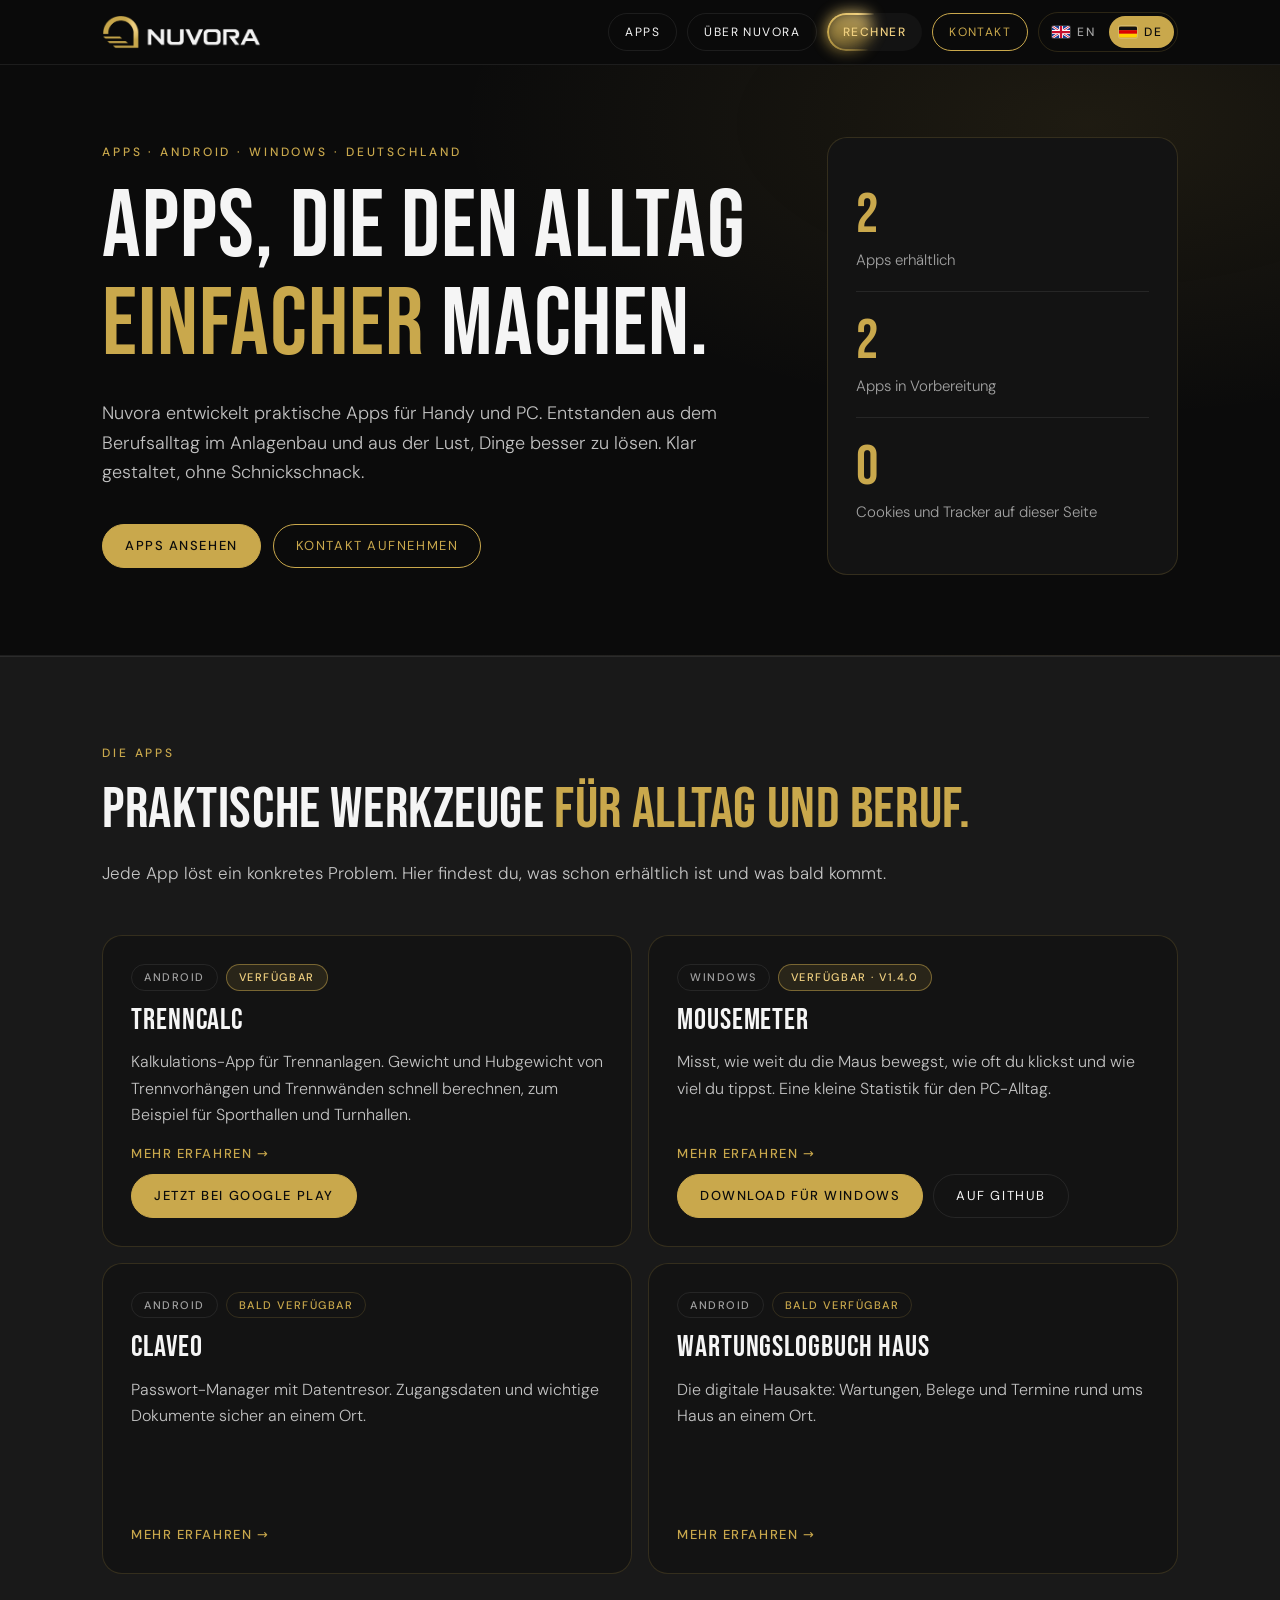
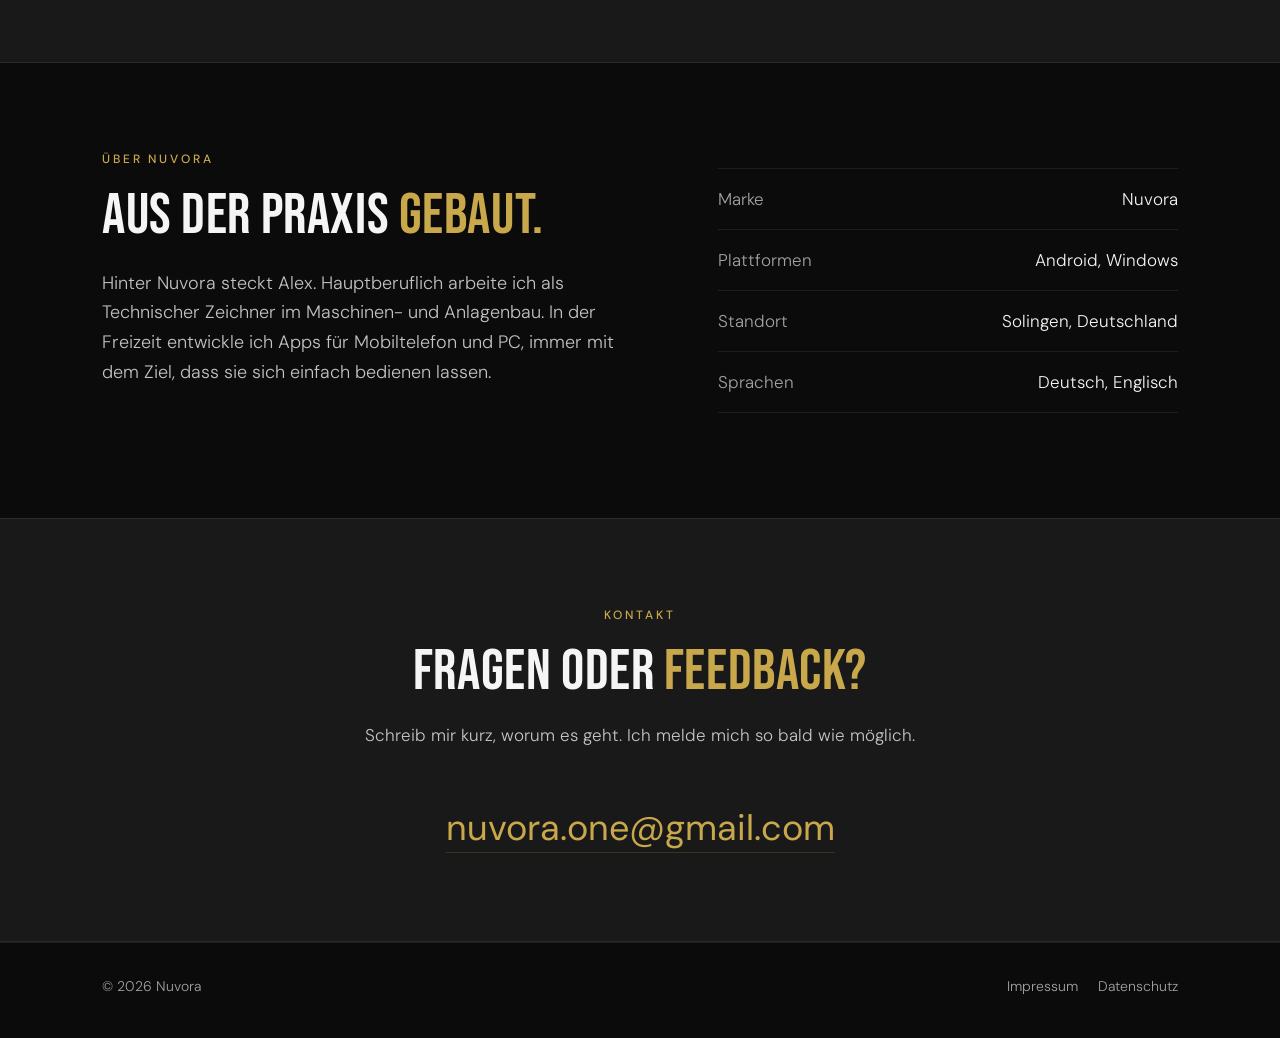
<file: index.html>
<!doctype html>
<html lang="de">
<head>
  <meta charset="utf-8">
  <meta name="viewport" content="width=device-width, initial-scale=1">
  <title>Nuvora – Apps für Android &amp; Windows | TrennCalc Trennvorhang</title>
  <meta name="description" content="Apps für Android und Windows: TrennCalc berechnet Gewicht und Hubgewicht von Trennvorhängen für Sporthallen und Turnhallen. Dazu MouseMeter und mehr.">
  <meta name="robots" content="index, follow">
  <meta property="og:type" content="website">
  <meta property="og:title" content="Nuvora – Apps für Android &amp; Windows">
  <meta property="og:description" content="Praktische Apps für Alltag und Beruf: Trennvorhang-Rechner TrennCalc, MouseMeter und weitere Apps. Entwickelt von Alex.">
  <meta property="og:url" content="https://nuvoraone-source.github.io/">
  <meta property="og:site_name" content="Nuvora">
  <meta property="og:locale" content="de_DE">
  <meta property="og:locale:alternate" content="en_US">
  <meta property="og:image" content="https://nuvoraone-source.github.io/img/og-image.png">
  <meta property="og:image:width" content="1200">
  <meta property="og:image:height" content="630">
  <meta property="og:image:alt" content="Nuvora Logo">
  <meta name="twitter:card" content="summary_large_image">
  <link rel="canonical" href="https://nuvoraone-source.github.io/">
  <link rel="alternate" hreflang="de" href="https://nuvoraone-source.github.io/">
  <link rel="alternate" hreflang="en" href="https://nuvoraone-source.github.io/en/">
  <link rel="alternate" hreflang="x-default" href="https://nuvoraone-source.github.io/">
  <meta name="theme-color" content="#0b0b0b">
  <link rel="icon" href="data:image/svg+xml,%3Csvg xmlns='http://www.w3.org/2000/svg' viewBox='0 0 64 64'%3E%3Crect width='64' height='64' rx='14' fill='%230b0b0b'/%3E%3Ctext x='32' y='46' font-family='Arial' font-size='40' font-weight='700' text-anchor='middle' fill='%23c9a84c'%3EN%3C/text%3E%3C/svg%3E">
  <link rel="stylesheet" href="style.css">
  <script>document.documentElement.classList.add('js');</script>
  <script type="application/ld+json">
{
  "@context": "https://schema.org",
  "@graph": [
    {
      "@type": "Organization",
      "@id": "https://nuvoraone-source.github.io/#org",
      "name": "Nuvora",
      "url": "https://nuvoraone-source.github.io/",
      "logo": "https://nuvoraone-source.github.io/img/nuvora-logo.png",
      "email": "nuvora.one@gmail.com",
      "description": "Nuvora entwickelt praktische Apps für Android und Windows."
    },
    {
      "@type": "WebSite",
      "@id": "https://nuvoraone-source.github.io/#site",
      "url": "https://nuvoraone-source.github.io/",
      "name": "Nuvora",
      "inLanguage": "de",
      "publisher": {
        "@id": "https://nuvoraone-source.github.io/#org"
      }
    },
    {
      "@type": "SoftwareApplication",
      "name": "TrennCalc",
      "applicationCategory": "BusinessApplication",
      "operatingSystem": "Android",
      "description": "Kalkulations-App für Trennanlagen: Gewicht und Hubgewicht von Trennvorhängen und Trennwänden berechnen, zum Beispiel für Sporthallen und Turnhallen.",
      "url": "https://play.google.com/store/apps/details?id=com.nuvora.trenncalc.lite",
      "inLanguage": [
        "de",
        "en"
      ],
      "publisher": {
        "@id": "https://nuvoraone-source.github.io/#org"
      }
    },
    {
      "@type": "SoftwareApplication",
      "name": "MouseMeter",
      "applicationCategory": "UtilitiesApplication",
      "operatingSystem": "Windows",
      "softwareVersion": "1.4.0",
      "description": "Misst Mausstrecke, Klicks und Tastenanschläge am PC. Portabel, die Daten bleiben lokal.",
      "downloadUrl": "https://github.com/nuvoraone-source/MouseMeter/releases/tag/v1.4.0",
      "url": "https://github.com/nuvoraone-source/MouseMeter",
      "publisher": {
        "@id": "https://nuvoraone-source.github.io/#org"
      }
    }
  ]
}
  </script>
</head>
<body>
  <a class="skip" href="#apps">Zum Inhalt springen</a>

  <header class="nav">
    <div class="wrap">
      <a class="logo" href="#top" aria-label="Nuvora, Startseite"><img src="img/nuvora-logo.png" alt="Nuvora" width="700" height="150"></a>
      <nav class="nav-links" aria-label="Hauptnavigation">
        <a class="btn ghost" href="#apps">Apps</a>
        <a class="btn ghost" href="#ueber">Über Nuvora</a>
        <a class="btn glow" href="rechner.html">Rechner</a>
        <a class="btn" href="#kontakt">Kontakt</a>
        <span class="lang" role="group" aria-label="Sprache"><a href="en/index.html" lang="en" hreflang="en" title="English version"><svg class="flag" viewBox="0 0 60 40" width="18" height="12" aria-hidden="true" focusable="false"><rect width="60" height="40" fill="#1c3f94"/><path d="M0 0l60 40M60 0L0 40" stroke="#fff" stroke-width="8"/><path d="M0 0l60 40M60 0L0 40" stroke="#c8102e" stroke-width="3"/><path d="M30 0v40M0 20h60" stroke="#fff" stroke-width="13"/><path d="M30 0v40M0 20h60" stroke="#c8102e" stroke-width="7.5"/></svg><span class="code">EN</span></a><span class="cur" aria-current="true" lang="de"><svg class="flag" viewBox="0 0 5 3" width="18" height="12" aria-hidden="true" focusable="false"><rect width="5" height="1" fill="#111"/><rect y="1" width="5" height="1" fill="#d00"/><rect y="2" width="5" height="1" fill="#ffce00"/></svg><span class="code">DE</span></span></span>
      </nav>
    </div>
  </header>

  <main id="top">
    <!-- Hero -->
    <section class="hero">
      <div class="wrap hero-grid">
        <div>
          <span class="eyebrow">Apps · Android · Windows · Deutschland</span>
          <h1>Apps, die den Alltag <em>einfacher</em> machen.</h1>
          <p class="lead">Nuvora entwickelt praktische Apps für Handy und PC. Entstanden aus dem Berufsalltag im Anlagenbau und aus der Lust, Dinge besser zu lösen. Klar gestaltet, ohne Schnickschnack.</p>
          <div class="actions">
            <a class="btn primary" href="#apps">Apps ansehen</a>
            <a class="btn" href="#kontakt">Kontakt aufnehmen</a>
          </div>
        </div>
        <aside class="hero-card" aria-label="Nuvora in Zahlen">
          <div class="stat"><b>2</b><span>Apps erhältlich</span></div>
          <div class="stat"><b>2</b><span>Apps in Vorbereitung</span></div>
          <div class="stat"><b>0</b><span>Cookies und Tracker auf dieser Seite</span></div>
        </aside>
      </div>
    </section>

    <!-- Apps -->
    <section id="apps" class="alt">
      <div class="wrap">
        <div class="section-head reveal">
          <span class="eyebrow">Die Apps</span>
          <h2>Praktische Werkzeuge <em>für Alltag und Beruf.</em></h2>
          <p>Jede App löst ein konkretes Problem. <span class="d-only">Hier findest du, was schon erhältlich ist und was bald kommt.</span><span class="m-only">Hier siehst du den aktuellen Stand.</span></p>
        </div>

        <div class="cards">
          <article class="card reveal" data-info="info-trenncalc">
            <div class="meta"><span class="tag">Android</span><span class="tag live">Verfügbar</span></div>
            <h3>TrennCalc</h3>
            <p>Kalkulations-App für Trennanlagen. Gewicht und Hubgewicht von Trennvorhängen und Trennwänden schnell berechnen, zum Beispiel für Sporthallen und Turnhallen.</p>
            <div class="card-foot">
              <button class="more" type="button" data-open="info-trenncalc" aria-haspopup="dialog">Mehr erfahren <span aria-hidden="true">→</span></button>
              <div class="card-actions">
                <a class="btn primary" href="https://play.google.com/store/apps/details?id=com.nuvora.trenncalc.lite&amp;utm_source=emea_Med" target="_blank" rel="noopener">Jetzt bei Google Play</a>
              </div>
            </div>
          </article>

          <article class="card reveal" data-info="info-mousemeter">
            <div class="meta"><span class="tag">Windows</span><span class="tag live">Verfügbar · v1.4.0</span></div>
            <h3>MouseMeter</h3>
            <p>Misst, wie weit du die Maus bewegst, wie oft du klickst und wie viel du tippst. Eine kleine Statistik für den PC-Alltag.</p>
            <div class="card-foot">
              <button class="more" type="button" data-open="info-mousemeter" aria-haspopup="dialog">Mehr erfahren <span aria-hidden="true">→</span></button>
              <div class="card-actions">
                <a class="btn primary" href="https://github.com/nuvoraone-source/MouseMeter/releases/tag/v1.4.0" target="_blank" rel="noopener">Download für Windows</a>
                <a class="btn ghost" href="https://github.com/nuvoraone-source/MouseMeter" target="_blank" rel="noopener">Auf GitHub</a>
              </div>
            </div>
          </article>

          <article class="card reveal" data-info="info-claveo">
            <div class="meta"><span class="tag">Android</span><span class="tag status">Bald verfügbar</span></div>
            <h3>Claveo</h3>
            <p>Passwort-Manager mit Datentresor. Zugangsdaten und wichtige Dokumente sicher an einem Ort.</p>
            <div class="card-foot">
              <button class="more" type="button" data-open="info-claveo" aria-haspopup="dialog">Mehr erfahren <span aria-hidden="true">→</span></button>
            </div>
          </article>

          <article class="card reveal" data-info="info-wartung">
            <div class="meta"><span class="tag">Android</span><span class="tag status">Bald verfügbar</span></div>
            <h3>Wartungslogbuch Haus</h3>
            <p>Die digitale Hausakte: Wartungen, Belege und Termine rund ums Haus an einem Ort.</p>
            <div class="card-foot">
              <button class="more" type="button" data-open="info-wartung" aria-haspopup="dialog">Mehr erfahren <span aria-hidden="true">→</span></button>
            </div>
          </article>
        </div>
      </div>
    </section>

    <!-- Über -->
    <section id="ueber">
      <div class="wrap about-grid">
        <div class="reveal">
          <span class="eyebrow">Über Nuvora</span>
          <h2>Aus der Praxis <em>gebaut.</em></h2>
          <p class="lead">Hinter Nuvora steckt Alex. Hauptberuflich arbeite ich als Technischer Zeichner im Maschinen- und Anlagenbau. In der Freizeit entwickle ich Apps für Mobiltelefon und PC, immer mit dem Ziel, dass sie sich einfach bedienen lassen.</p>
        </div>
        <dl class="facts reveal">
          <div><dt>Marke</dt><dd>Nuvora</dd></div>
          <div><dt>Plattformen</dt><dd>Android, Windows</dd></div>
          <div><dt>Standort</dt><dd>Solingen, Deutschland</dd></div>
          <div><dt>Sprachen</dt><dd>Deutsch, Englisch</dd></div>
        </dl>
      </div>
    </section>

    <!-- Kontakt -->
    <section id="kontakt" class="alt contact">
      <div class="wrap">
        <div class="section-head reveal">
          <span class="eyebrow">Kontakt</span>
          <h2>Fragen oder <em>Feedback?</em></h2>
          <p>Schreib mir kurz, worum es geht. Ich melde mich so bald wie möglich.</p>
        </div>
        <a class="mail reveal" href="mailto:nuvora.one@gmail.com">nuvora.one@gmail.com</a>
      </div>
    </section>
  </main>

  <footer>
    <div class="wrap">
      <span>© 2026 Nuvora</span>
      <nav aria-label="Rechtliches">
        <a href="impressum.html">Impressum</a>
        <a href="datenschutz.html">Datenschutz</a>
      </nav>
    </div>
  </footer>


  <dialog id="info-trenncalc" class="info" aria-labelledby="t-trenncalc">
    <div class="info-inner">
      <button class="close" type="button" aria-label="Schließen" data-close>×</button>
      <div class="meta"><span class="tag">Android</span><span class="tag live">Verfügbar</span></div>
      <h3 id="t-trenncalc">TrennCalc</h3>
      <p class="info-intro">Die Kalkulations-App für Trennanlagen und Trennvorhänge, zum Beispiel in Sporthallen, Turnhallen und Mehrzweckhallen. Gewichte und Hubgewicht rechnest du direkt am Handy aus, statt von Hand oder in Tabellen.</p>
      <ul>
        <li>Berechnet Gewicht Technik, Gewicht Behang, Gesamtgewicht und Hubgewicht</li>
        <li>Gedacht für Trennvorhänge, Hallentrennwände und Trennanlagen in Sport-, Turn- und Mehrzweckhallen</li>
        <li>Erhältlich als Lite- und als Pro-Version</li>
        <li>Ergebnisse lassen sich als PNG-Bild exportieren</li>
        <li>Die Sprache richtet sich nach den Einstellungen deines Handys</li>
      </ul>
      <div class="card-actions">
        <a class="btn primary" href="https://play.google.com/store/apps/details?id=com.nuvora.trenncalc.lite&amp;utm_source=emea_Med" target="_blank" rel="noopener">Jetzt bei Google Play</a>
      </div>
    </div>
  </dialog>

  <dialog id="info-mousemeter" class="info" aria-labelledby="t-mousemeter">
    <div class="info-inner">
      <button class="close" type="button" aria-label="Schließen" data-close>×</button>
      <div class="meta"><span class="tag">Windows</span><span class="tag live">Verfügbar · v1.4.0</span></div>
      <h3 id="t-mousemeter">MouseMeter</h3>
      <p class="info-intro">Zeigt dir, wie viel du am PC wirklich machst: wie weit die Maus wandert, wie oft du klickst und wie viel du tippst.</p>
      <ul>
        <li>Misst Mausstrecke, Geschwindigkeit und deinen Rekord</li>
        <li>Zählt Klicks (links, rechts, Mitte), Tastenanschläge und Scrollrad-Bewegungen</li>
        <li>Bei der Tastatur wird nur die Anzahl gezählt, nie der getippte Text</li>
        <li>Auswertung nach Tag, Woche, Monat und Jahr</li>
        <li>Portabel: Datei starten, keine Installation nötig</li>
        <li>Deine Daten bleiben lokal auf deinem PC, es wird nichts hochgeladen</li>
      </ul>
      <div class="card-actions">
        <a class="btn primary" href="https://github.com/nuvoraone-source/MouseMeter/releases/tag/v1.4.0" target="_blank" rel="noopener">Download für Windows</a>
        <a class="btn ghost" href="https://github.com/nuvoraone-source/MouseMeter" target="_blank" rel="noopener">Auf GitHub</a>
      </div>
    </div>
  </dialog>

  <dialog id="info-claveo" class="info" aria-labelledby="t-claveo">
    <div class="info-inner">
      <button class="close" type="button" aria-label="Schließen" data-close>×</button>
      <div class="meta"><span class="tag">Android</span><span class="tag status">Bald verfügbar</span></div>
      <h3 id="t-claveo">Claveo</h3>
      <p class="info-intro">Ein Passwort-Manager mit Datentresor. Der Name kommt vom lateinischen „clavis“, dem Schlüssel.</p>
      <ul>
        <li>Verwaltet deine Passwörter an einem Ort</li>
        <li>Der Datentresor nimmt auch weitere Alltagsdaten auf, zum Beispiel Bankkonten, Familiendaten und Dokumente</li>
        <li>Die Daten sollen durchgehend stark verschlüsselt gespeichert werden</li>
        <li>Zuerst für Android, eine iOS-Version ist später geplant</li>
        <li>Die App befindet sich gerade in der Veröffentlichung im Google Play Store</li>
      </ul>
      <div class="card-actions">
        <a class="btn" href="#kontakt" data-close>Fragen? Zum Kontakt</a>
      </div>
    </div>
  </dialog>

  <dialog id="info-wartung" class="info" aria-labelledby="t-wartung">
    <div class="info-inner">
      <button class="close" type="button" aria-label="Schließen" data-close>×</button>
      <div class="meta"><span class="tag">Android</span><span class="tag status">Bald verfügbar</span></div>
      <h3 id="t-wartung">Wartungslogbuch Haus</h3>
      <p class="info-intro">Die digitale Hausakte: Alles zu deinem Gebäude an einem Ort, statt in Ordnern und auf Zetteln.</p>
      <ul>
        <li>Verwaltet Gebäude, Räume, Anlagen, Wartungen, Dokumente und Kosten</li>
        <li>Auch für Mieter gedacht, nicht nur für Eigentümer</li>
        <li>Die Daten liegen zuerst auf deinem Gerät, eine Synchronisation mit Cloud-Diensten ist geplant</li>
        <li>Die App befindet sich in Arbeit</li>
      </ul>
      <div class="card-actions">
        <a class="btn" href="#kontakt" data-close>Fragen? Zum Kontakt</a>
      </div>
    </div>
  </dialog>

  <script>
    // Dezentes Einblenden beim Scrollen. Ohne JavaScript bleibt alles sichtbar.
    (function () {
      var items = document.querySelectorAll('.reveal');
      if (!('IntersectionObserver' in window)) { items.forEach(function (e) { e.classList.add('in'); }); return; }
      var io = new IntersectionObserver(function (entries) {
        entries.forEach(function (en) { if (en.isIntersecting) { en.target.classList.add('in'); io.unobserve(en.target); } });
      }, { threshold: 0.12 });
      items.forEach(function (e) { io.observe(e); });
    })();

    // Info-Fenster: Klick auf Karte oder "Mehr erfahren" öffnet das Fenster.
    (function () {
      if (typeof HTMLDialogElement === 'undefined') return;
      document.querySelectorAll('.card[data-info]').forEach(function (card) {
        card.classList.add('clickable');
        card.addEventListener('click', function (e) {
          if (e.target.closest('a')) return;
          var d = document.getElementById(card.getAttribute('data-info'));
          if (d && !d.open) d.showModal();
        });
      });
      document.querySelectorAll('dialog.info').forEach(function (d) {
        d.addEventListener('click', function (e) {
          if (e.target === d || e.target.closest('[data-close]')) d.close();
        });
      });
    })();
  </script>
</body>
</html>
</file>
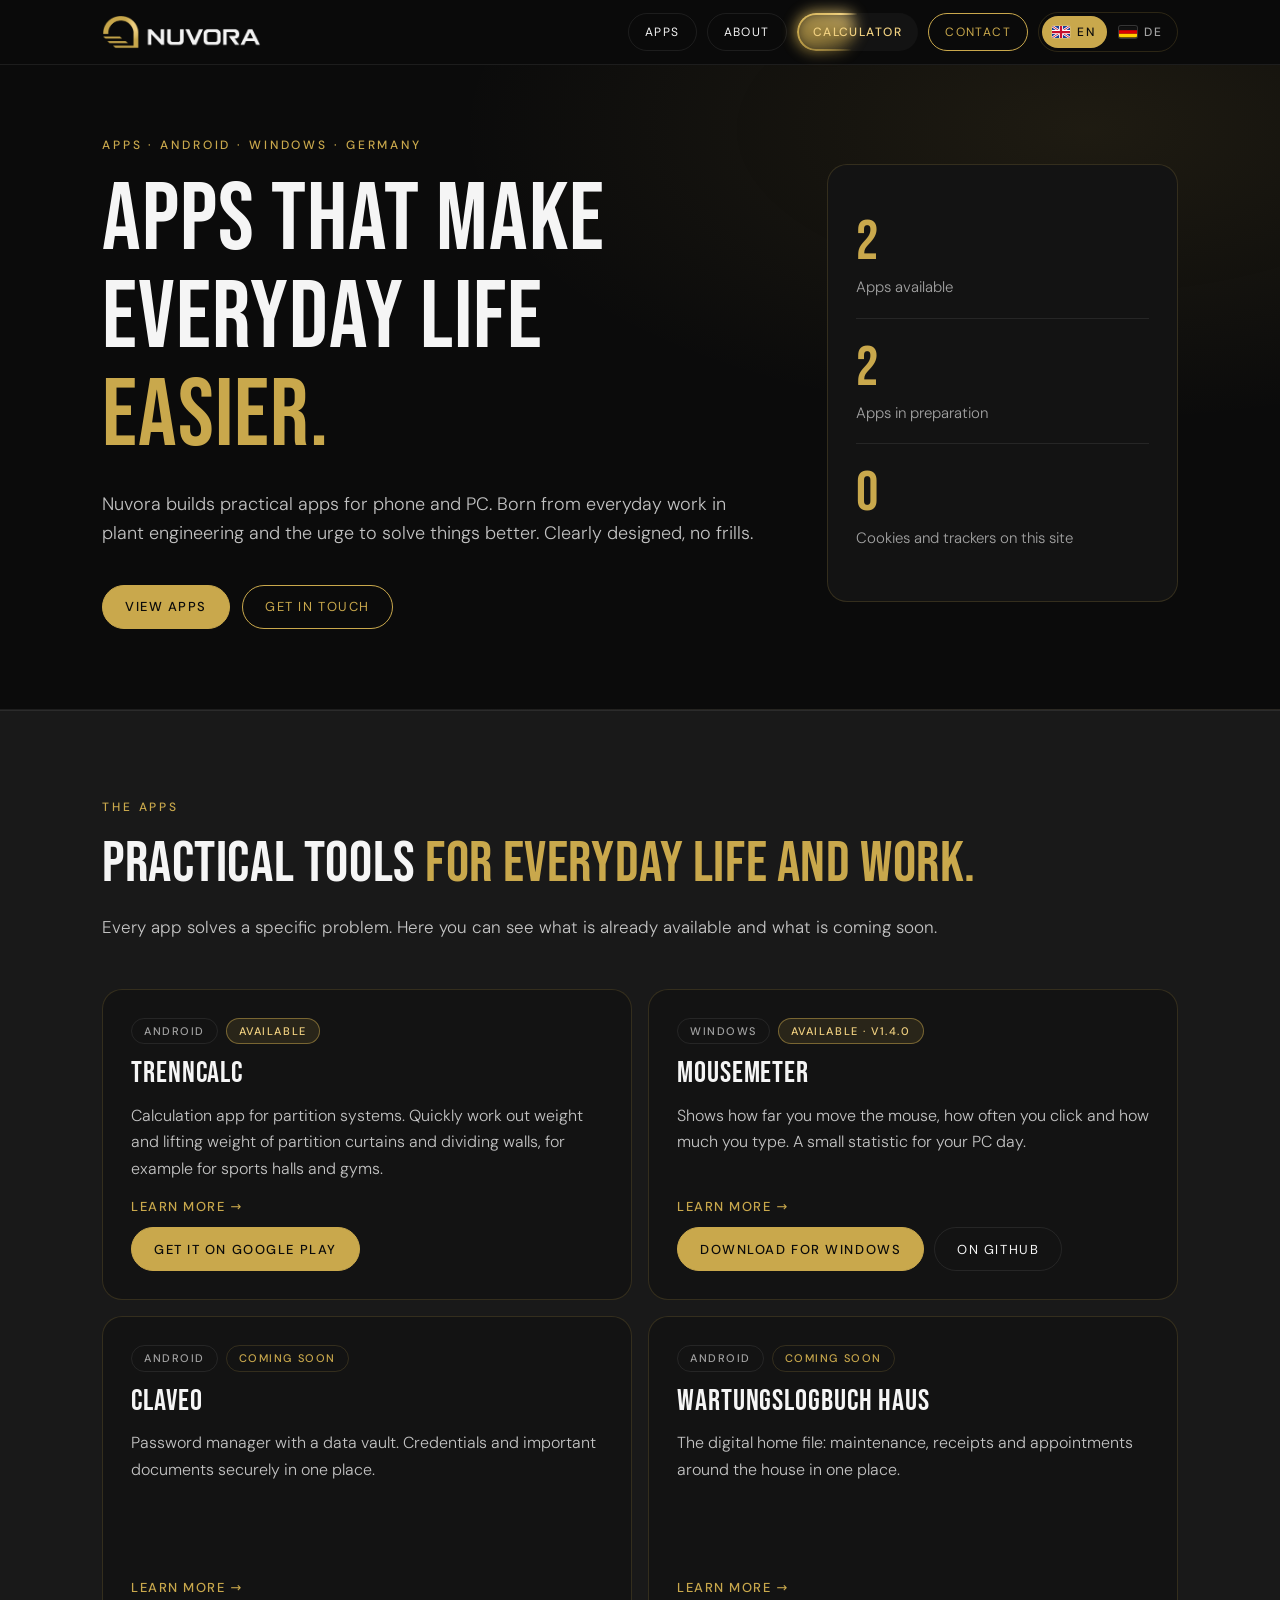
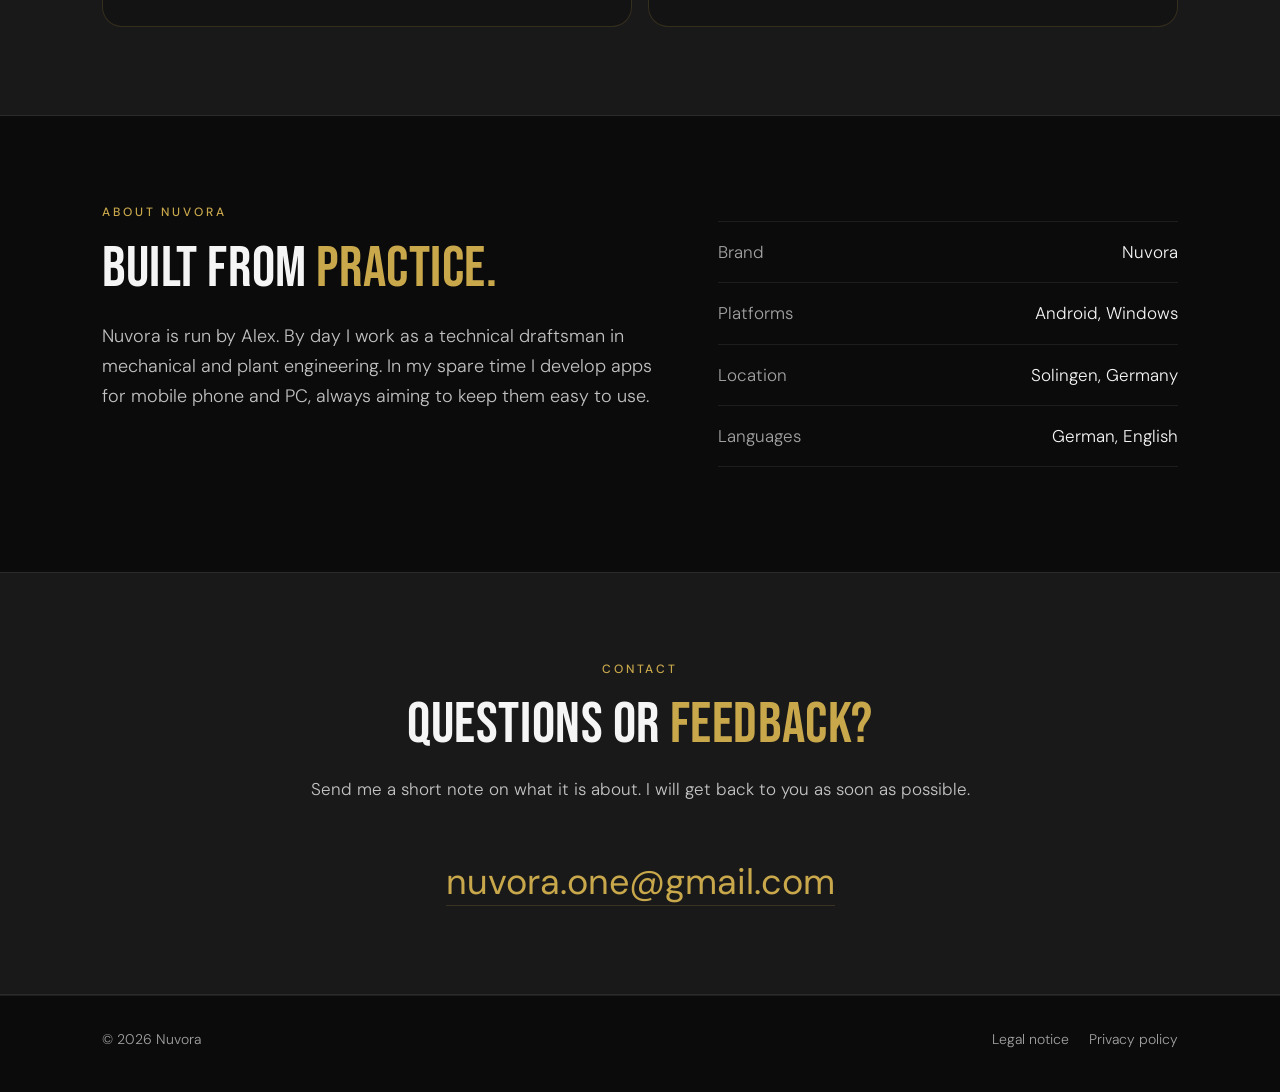
<file: en/index.html>
<!doctype html>
<html lang="en">
<head>
  <meta charset="utf-8">
  <meta name="viewport" content="width=device-width, initial-scale=1">
  <title>Nuvora – Apps for Android &amp; Windows | TrennCalc Partition Curtains</title>
  <meta name="description" content="Apps for Android and Windows: TrennCalc calculates weight and lifting weight of partition curtains for sports halls and gyms. Plus MouseMeter and more.">
  <meta name="robots" content="index, follow">
  <meta property="og:type" content="website">
  <meta property="og:title" content="Nuvora – Apps for Android &amp; Windows">
  <meta property="og:description" content="Practical apps for everyday life and work: partition curtain calculator TrennCalc, MouseMeter and more. Built by Alex.">
  <meta property="og:url" content="https://nuvoraone-source.github.io/en/">
  <meta property="og:site_name" content="Nuvora">
  <meta property="og:locale" content="en_US">
  <meta property="og:locale:alternate" content="de_DE">
  <meta property="og:image" content="https://nuvoraone-source.github.io/img/og-image.png">
  <meta property="og:image:width" content="1200">
  <meta property="og:image:height" content="630">
  <meta property="og:image:alt" content="Nuvora logo">
  <meta name="twitter:card" content="summary_large_image">
  <link rel="canonical" href="https://nuvoraone-source.github.io/en/">
  <link rel="alternate" hreflang="de" href="https://nuvoraone-source.github.io/">
  <link rel="alternate" hreflang="en" href="https://nuvoraone-source.github.io/en/">
  <link rel="alternate" hreflang="x-default" href="https://nuvoraone-source.github.io/">
  <meta name="theme-color" content="#0b0b0b">
  <link rel="icon" href="data:image/svg+xml,%3Csvg xmlns='http://www.w3.org/2000/svg' viewBox='0 0 64 64'%3E%3Crect width='64' height='64' rx='14' fill='%230b0b0b'/%3E%3Ctext x='32' y='46' font-family='Arial' font-size='40' font-weight='700' text-anchor='middle' fill='%23c9a84c'%3EN%3C/text%3E%3C/svg%3E">
  <link rel="stylesheet" href="../style.css">
  <script>document.documentElement.classList.add('js');</script>
  <script type="application/ld+json">
{
  "@context": "https://schema.org",
  "@graph": [
    {
      "@type": "Organization",
      "@id": "https://nuvoraone-source.github.io/#org",
      "name": "Nuvora",
      "url": "https://nuvoraone-source.github.io/",
      "logo": "https://nuvoraone-source.github.io/img/nuvora-logo.png",
      "email": "nuvora.one@gmail.com",
      "description": "Nuvora builds practical apps for Android and Windows."
    },
    {
      "@type": "WebSite",
      "@id": "https://nuvoraone-source.github.io/en/#site",
      "url": "https://nuvoraone-source.github.io/en/",
      "name": "Nuvora",
      "inLanguage": "en",
      "publisher": {
        "@id": "https://nuvoraone-source.github.io/#org"
      }
    },
    {
      "@type": "SoftwareApplication",
      "name": "TrennCalc",
      "applicationCategory": "BusinessApplication",
      "operatingSystem": "Android",
      "description": "Calculation app for partition systems: work out weight and lifting weight of partition curtains and dividing walls, for example for sports halls and gyms.",
      "url": "https://play.google.com/store/apps/details?id=com.nuvora.trenncalc.lite",
      "inLanguage": [
        "de",
        "en"
      ],
      "publisher": {
        "@id": "https://nuvoraone-source.github.io/#org"
      }
    },
    {
      "@type": "SoftwareApplication",
      "name": "MouseMeter",
      "applicationCategory": "UtilitiesApplication",
      "operatingSystem": "Windows",
      "softwareVersion": "1.4.0",
      "description": "Measures mouse distance, clicks and keystrokes on your PC. Portable, your data stays local.",
      "downloadUrl": "https://github.com/nuvoraone-source/MouseMeter/releases/tag/v1.4.0",
      "url": "https://github.com/nuvoraone-source/MouseMeter",
      "publisher": {
        "@id": "https://nuvoraone-source.github.io/#org"
      }
    }
  ]
}
  </script>
</head>
<body>
  <a class="skip" href="#apps">Skip to content</a>

  <header class="nav">
    <div class="wrap">
      <a class="logo" href="#top" aria-label="Nuvora, home"><img src="../img/nuvora-logo.png" alt="Nuvora" width="700" height="150"></a>
      <nav class="nav-links" aria-label="Main navigation">
        <a class="btn ghost" href="#apps">Apps</a>
        <a class="btn ghost" href="#ueber">About</a>
        <a class="btn glow" href="calculator.html">Calculator</a>
        <a class="btn" href="#kontakt">Contact</a>
        <span class="lang" role="group" aria-label="Language"><span class="cur" aria-current="true" lang="en"><svg class="flag" viewBox="0 0 60 40" width="18" height="12" aria-hidden="true" focusable="false"><rect width="60" height="40" fill="#1c3f94"/><path d="M0 0l60 40M60 0L0 40" stroke="#fff" stroke-width="8"/><path d="M0 0l60 40M60 0L0 40" stroke="#c8102e" stroke-width="3"/><path d="M30 0v40M0 20h60" stroke="#fff" stroke-width="13"/><path d="M30 0v40M0 20h60" stroke="#c8102e" stroke-width="7.5"/></svg><span class="code">EN</span></span><a href="../index.html" lang="de" hreflang="de" title="Deutsche Version"><svg class="flag" viewBox="0 0 5 3" width="18" height="12" aria-hidden="true" focusable="false"><rect width="5" height="1" fill="#111"/><rect y="1" width="5" height="1" fill="#d00"/><rect y="2" width="5" height="1" fill="#ffce00"/></svg><span class="code">DE</span></a></span>
      </nav>
    </div>
  </header>

  <main id="top">
    <!-- Hero -->
    <section class="hero">
      <div class="wrap hero-grid">
        <div>
          <span class="eyebrow">Apps · Android · Windows · Germany</span>
          <h1>Apps that make everyday life <em>easier.</em></h1>
          <p class="lead">Nuvora builds practical apps for phone and PC. Born from everyday work in plant engineering and the urge to solve things better. Clearly designed, no frills.</p>
          <div class="actions">
            <a class="btn primary" href="#apps">View apps</a>
            <a class="btn" href="#kontakt">Get in touch</a>
          </div>
        </div>
        <aside class="hero-card" aria-label="Nuvora in numbers">
          <div class="stat"><b>2</b><span>Apps available</span></div>
          <div class="stat"><b>2</b><span>Apps in preparation</span></div>
          <div class="stat"><b>0</b><span>Cookies and trackers on this site</span></div>
        </aside>
      </div>
    </section>

    <!-- Apps -->
    <section id="apps" class="alt">
      <div class="wrap">
        <div class="section-head reveal">
          <span class="eyebrow">The apps</span>
          <h2>Practical tools <em>for everyday life and work.</em></h2>
          <p>Every app solves a specific problem. <span class="d-only">Here you can see what is already available and what is coming soon.</span><span class="m-only">Here you can see the current status.</span></p>
        </div>

        <div class="cards">
          <article class="card reveal" data-info="info-trenncalc">
            <div class="meta"><span class="tag">Android</span><span class="tag live">Available</span></div>
            <h3>TrennCalc</h3>
            <p>Calculation app for partition systems. Quickly work out weight and lifting weight of partition curtains and dividing walls, for example for sports halls and gyms.</p>
            <div class="card-foot">
              <button class="more" type="button" data-open="info-trenncalc" aria-haspopup="dialog">Learn more <span aria-hidden="true">→</span></button>
              <div class="card-actions">
                <a class="btn primary" href="https://play.google.com/store/apps/details?id=com.nuvora.trenncalc.lite&amp;utm_source=emea_Med&amp;hl=en" target="_blank" rel="noopener">Get it on Google Play</a>
              </div>
            </div>
          </article>

          <article class="card reveal" data-info="info-mousemeter">
            <div class="meta"><span class="tag">Windows</span><span class="tag live">Available · v1.4.0</span></div>
            <h3>MouseMeter</h3>
            <p>Shows how far you move the mouse, how often you click and how much you type. A small statistic for your PC day.</p>
            <div class="card-foot">
              <button class="more" type="button" data-open="info-mousemeter" aria-haspopup="dialog">Learn more <span aria-hidden="true">→</span></button>
              <div class="card-actions">
                <a class="btn primary" href="https://github.com/nuvoraone-source/MouseMeter/releases/tag/v1.4.0" target="_blank" rel="noopener">Download for Windows</a>
                <a class="btn ghost" href="https://github.com/nuvoraone-source/MouseMeter" target="_blank" rel="noopener">On GitHub</a>
              </div>
            </div>
          </article>

          <article class="card reveal" data-info="info-claveo">
            <div class="meta"><span class="tag">Android</span><span class="tag status">Coming soon</span></div>
            <h3>Claveo</h3>
            <p>Password manager with a data vault. Credentials and important documents securely in one place.</p>
            <div class="card-foot">
              <button class="more" type="button" data-open="info-claveo" aria-haspopup="dialog">Learn more <span aria-hidden="true">→</span></button>
            </div>
          </article>

          <article class="card reveal" data-info="info-wartung">
            <div class="meta"><span class="tag">Android</span><span class="tag status">Coming soon</span></div>
            <h3>Wartungslogbuch Haus</h3>
            <p>The digital home file: maintenance, receipts and appointments around the house in one place.</p>
            <div class="card-foot">
              <button class="more" type="button" data-open="info-wartung" aria-haspopup="dialog">Learn more <span aria-hidden="true">→</span></button>
            </div>
          </article>
        </div>
      </div>
    </section>

    <!-- About -->
    <section id="ueber">
      <div class="wrap about-grid">
        <div class="reveal">
          <span class="eyebrow">About Nuvora</span>
          <h2>Built from <em>practice.</em></h2>
          <p class="lead">Nuvora is run by Alex. By day I work as a technical draftsman in mechanical and plant engineering. In my spare time I develop apps for mobile phone and PC, always aiming to keep them easy to use.</p>
        </div>
        <dl class="facts reveal">
          <div><dt>Brand</dt><dd>Nuvora</dd></div>
          <div><dt>Platforms</dt><dd>Android, Windows</dd></div>
          <div><dt>Location</dt><dd>Solingen, Germany</dd></div>
          <div><dt>Languages</dt><dd>German, English</dd></div>
        </dl>
      </div>
    </section>

    <!-- Contact -->
    <section id="kontakt" class="alt contact">
      <div class="wrap">
        <div class="section-head reveal">
          <span class="eyebrow">Contact</span>
          <h2>Questions or <em>feedback?</em></h2>
          <p>Send me a short note on what it is about. I will get back to you as soon as possible.</p>
        </div>
        <a class="mail reveal" href="mailto:nuvora.one@gmail.com">nuvora.one@gmail.com</a>
      </div>
    </section>
  </main>

  <footer>
    <div class="wrap">
      <span>© 2026 Nuvora</span>
      <nav aria-label="Legal">
        <a href="legal-notice.html">Legal notice</a>
        <a href="privacy.html">Privacy policy</a>
      </nav>
    </div>
  </footer>


  <dialog id="info-trenncalc" class="info" aria-labelledby="t-trenncalc">
    <div class="info-inner">
      <button class="close" type="button" aria-label="Close" data-close>×</button>
      <div class="meta"><span class="tag">Android</span><span class="tag live">Available</span></div>
      <h3 id="t-trenncalc">TrennCalc</h3>
      <p class="info-intro">The calculation app for partition systems and partition curtains, for example in sports halls, gyms and multi-purpose halls. Work out weights and lifting weight right on your phone instead of by hand or in spreadsheets.</p>
      <ul>
        <li>Calculates technology weight, curtain weight, total weight and lifting weight</li>
        <li>Made for partition curtains, hall dividing walls and partition systems in sports halls, gyms and multi-purpose halls</li>
        <li>Available as a Lite and a Pro version</li>
        <li>Results can be exported as a PNG image</li>
        <li>The language follows your phone settings</li>
      </ul>
      <div class="card-actions">
        <a class="btn primary" href="https://play.google.com/store/apps/details?id=com.nuvora.trenncalc.lite&amp;utm_source=emea_Med&amp;hl=en" target="_blank" rel="noopener">Get it on Google Play</a>
      </div>
    </div>
  </dialog>

  <dialog id="info-mousemeter" class="info" aria-labelledby="t-mousemeter">
    <div class="info-inner">
      <button class="close" type="button" aria-label="Close" data-close>×</button>
      <div class="meta"><span class="tag">Windows</span><span class="tag live">Available · v1.4.0</span></div>
      <h3 id="t-mousemeter">MouseMeter</h3>
      <p class="info-intro">Shows how much you really do at the PC: how far the mouse travels, how often you click and how much you type.</p>
      <ul>
        <li>Measures mouse distance, speed and your personal record</li>
        <li>Counts clicks (left, right, middle), keystrokes and scroll wheel movements</li>
        <li>For the keyboard only the number of keystrokes is counted, never the text you type</li>
        <li>Statistics by day, week, month and year</li>
        <li>Portable: just start the file, no installation needed</li>
        <li>Your data stays local on your PC, nothing is uploaded</li>
      </ul>
      <div class="card-actions">
        <a class="btn primary" href="https://github.com/nuvoraone-source/MouseMeter/releases/tag/v1.4.0" target="_blank" rel="noopener">Download for Windows</a>
        <a class="btn ghost" href="https://github.com/nuvoraone-source/MouseMeter" target="_blank" rel="noopener">On GitHub</a>
      </div>
    </div>
  </dialog>

  <dialog id="info-claveo" class="info" aria-labelledby="t-claveo">
    <div class="info-inner">
      <button class="close" type="button" aria-label="Close" data-close>×</button>
      <div class="meta"><span class="tag">Android</span><span class="tag status">Coming soon</span></div>
      <h3 id="t-claveo">Claveo</h3>
      <p class="info-intro">A password manager with a data vault. The name comes from the Latin “clavis”, the key.</p>
      <ul>
        <li>Manages your passwords in one place</li>
        <li>The vault also stores other everyday data, for example bank accounts, family data and documents</li>
        <li>Data is meant to be stored strongly encrypted throughout</li>
        <li>Android first, an iOS version is planned for later</li>
        <li>The app is currently being published on Google Play</li>
      </ul>
      <div class="card-actions">
        <a class="btn" href="#kontakt" data-close>Questions? Get in touch</a>
      </div>
    </div>
  </dialog>

  <dialog id="info-wartung" class="info" aria-labelledby="t-wartung">
    <div class="info-inner">
      <button class="close" type="button" aria-label="Close" data-close>×</button>
      <div class="meta"><span class="tag">Android</span><span class="tag status">Coming soon</span></div>
      <h3 id="t-wartung">Wartungslogbuch Haus</h3>
      <p class="info-intro">The digital home file: everything about your building in one place instead of in folders and on scraps of paper.</p>
      <ul>
        <li>Manages buildings, rooms, equipment, maintenance, documents and costs</li>
        <li>Designed for tenants too, not only owners</li>
        <li>Data lives on your device first, synchronization with cloud services is planned</li>
        <li>The app is in development</li>
      </ul>
      <div class="card-actions">
        <a class="btn" href="#kontakt" data-close>Questions? Get in touch</a>
      </div>
    </div>
  </dialog>

  <script>
    // Subtle fade-in on scroll. Without JavaScript everything stays visible.
    (function () {
      var items = document.querySelectorAll('.reveal');
      if (!('IntersectionObserver' in window)) { items.forEach(function (e) { e.classList.add('in'); }); return; }
      var io = new IntersectionObserver(function (entries) {
        entries.forEach(function (en) { if (en.isIntersecting) { en.target.classList.add('in'); io.unobserve(en.target); } });
      }, { threshold: 0.12 });
      items.forEach(function (e) { io.observe(e); });
    })();

    // Info dialogs: clicking a card or "Learn more" opens the dialog.
    (function () {
      if (typeof HTMLDialogElement === 'undefined') return;
      document.querySelectorAll('.card[data-info]').forEach(function (card) {
        card.classList.add('clickable');
        card.addEventListener('click', function (e) {
          if (e.target.closest('a')) return;
          var d = document.getElementById(card.getAttribute('data-info'));
          if (d && !d.open) d.showModal();
        });
      });
      document.querySelectorAll('dialog.info').forEach(function (d) {
        d.addEventListener('click', function (e) {
          if (e.target === d || e.target.closest('[data-close]')) d.close();
        });
      });
    })();
  </script>
</body>
</html>
</file>
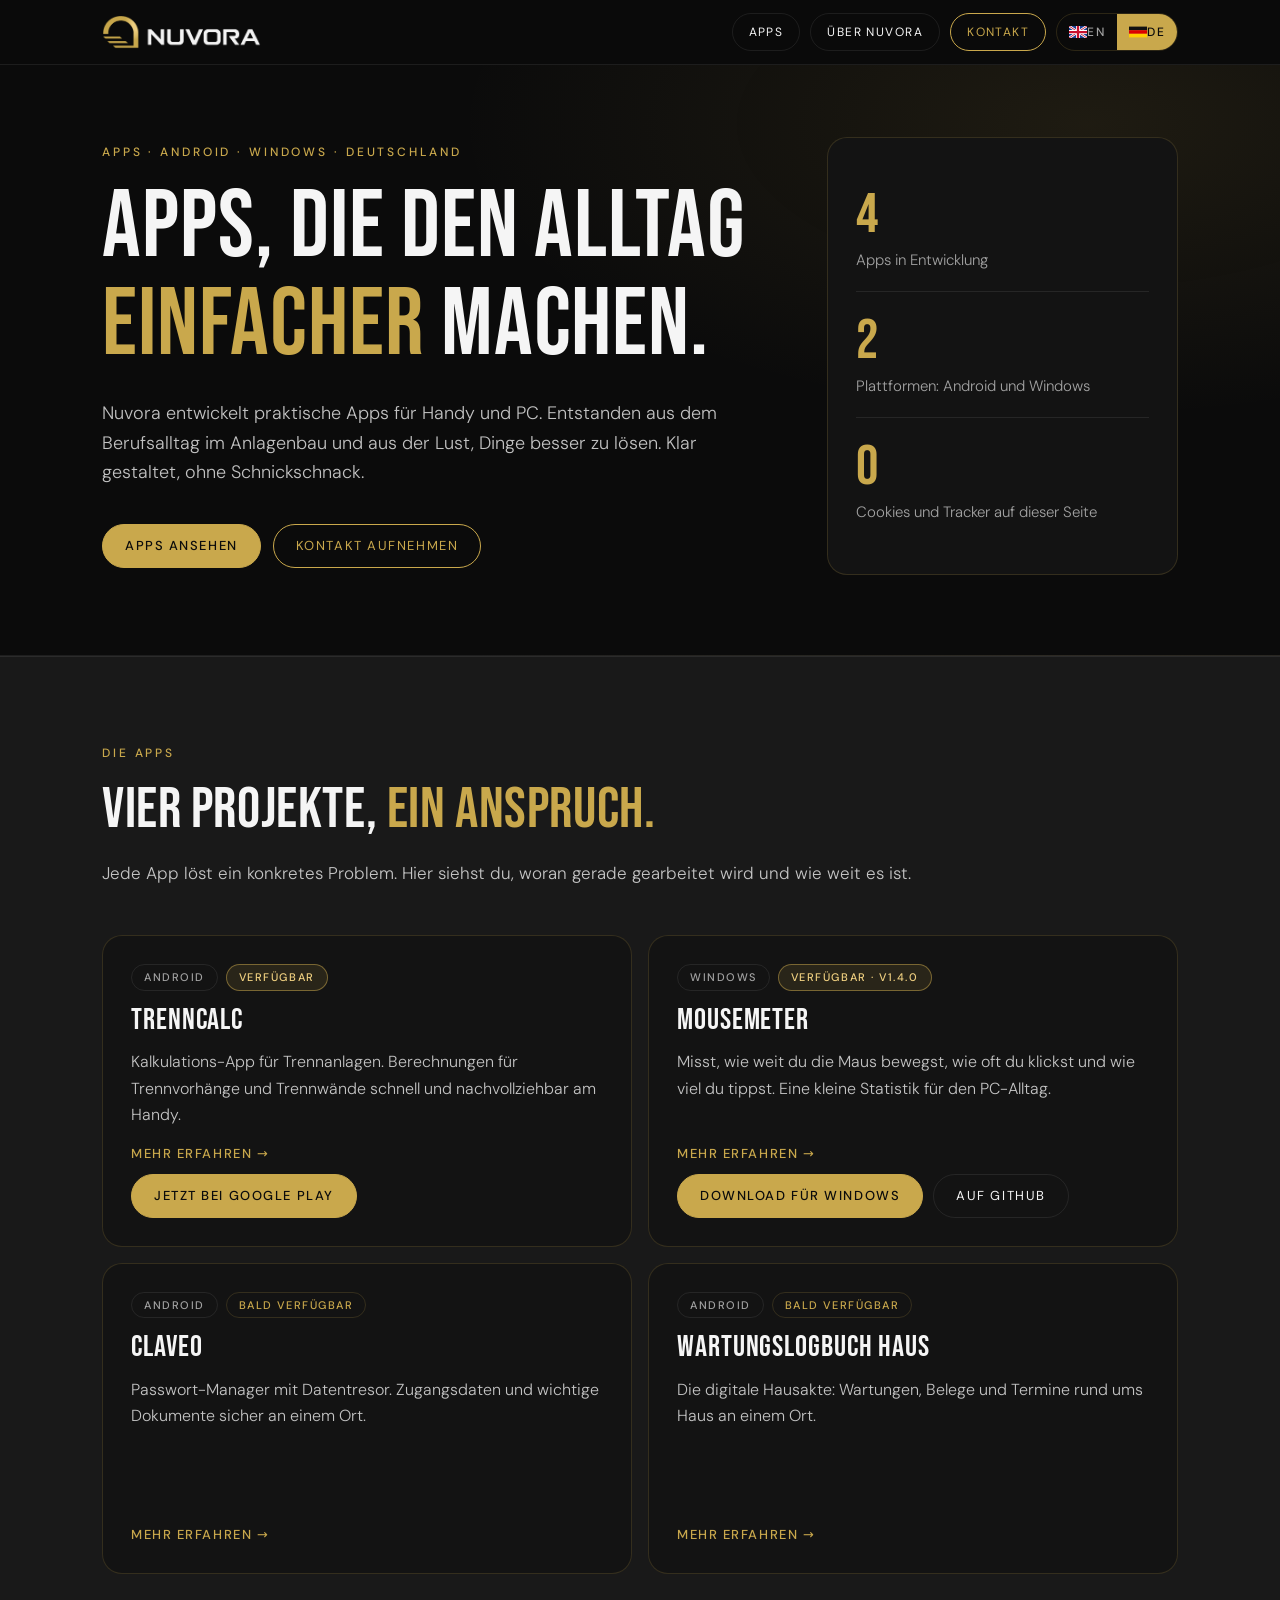
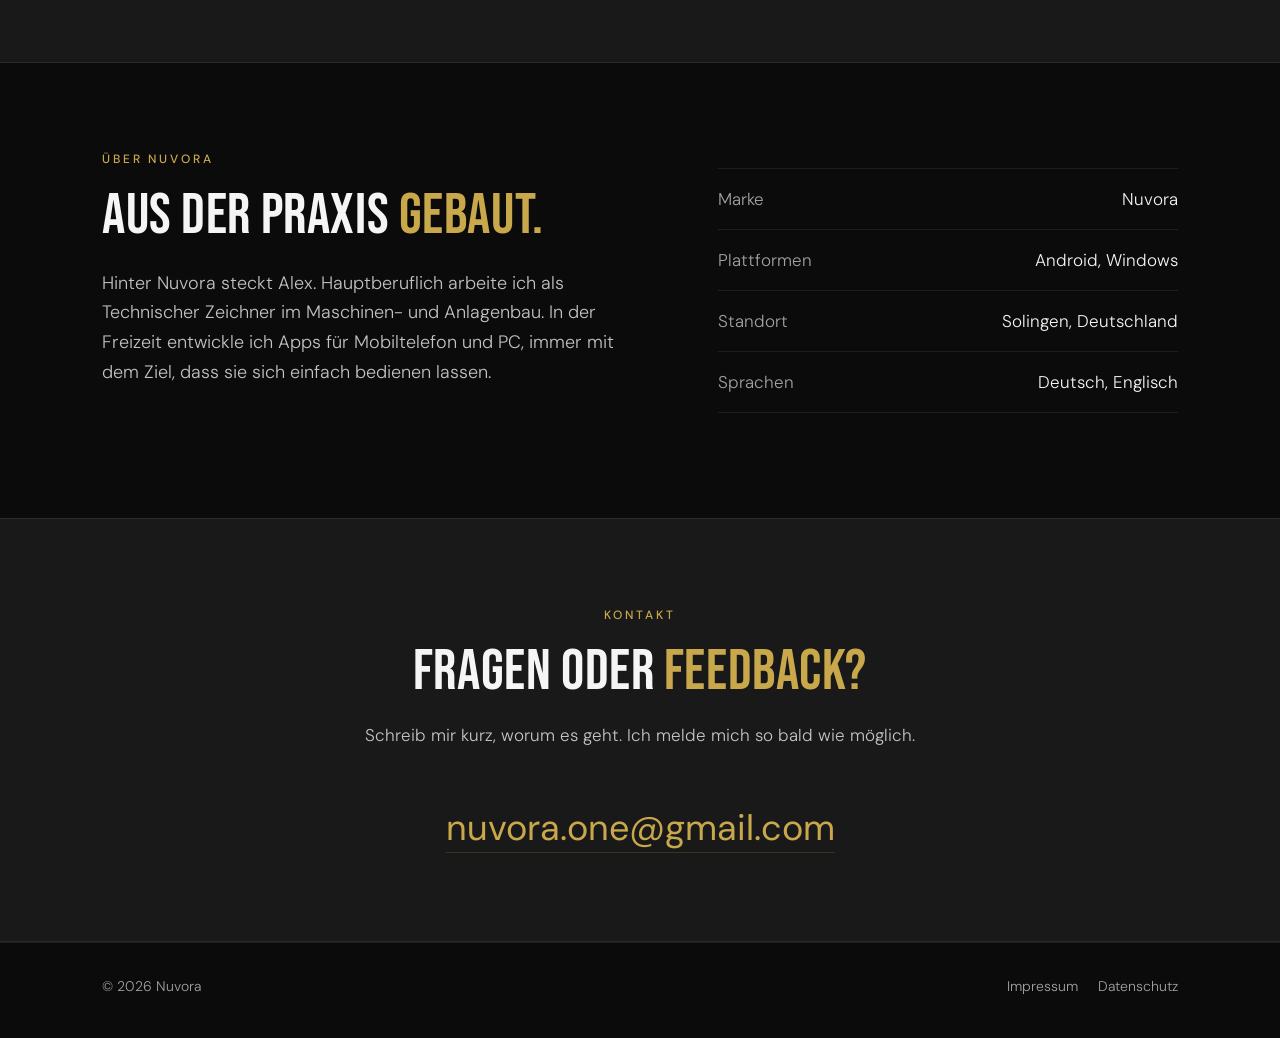
<file: fonts/index.html>
<!doctype html>
<html lang="de">
<head>
  <meta charset="utf-8">
  <meta name="viewport" content="width=device-width, initial-scale=1">
  <title>Nuvora – Apps für Android und Windows</title>
  <meta name="description" content="Nuvora entwickelt Apps für Android und Windows: Kalkulation für Trennanlagen, Passwort-Manager, Hausakte, Maus-Statistik und mehr.">
  <meta name="robots" content="index, follow">
  <meta property="og:type" content="website">
  <meta property="og:title" content="Nuvora – Apps für Android und Windows">
  <meta property="og:description" content="Praktische Apps für Alltag und Beruf. Entwickelt von Alex.">
  <meta name="theme-color" content="#0b0b0b">
  <link rel="icon" href="data:image/svg+xml,%3Csvg xmlns='http://www.w3.org/2000/svg' viewBox='0 0 64 64'%3E%3Crect width='64' height='64' rx='14' fill='%230b0b0b'/%3E%3Ctext x='32' y='46' font-family='Arial' font-size='40' font-weight='700' text-anchor='middle' fill='%23c9a84c'%3EN%3C/text%3E%3C/svg%3E">
  <link rel="stylesheet" href="style.css">
  <script>document.documentElement.classList.add('js');</script>
</head>
<body>
  <a class="skip" href="#apps">Zum Inhalt springen</a>

  <header class="nav">
    <div class="wrap">
      <a class="logo" href="#top" aria-label="Nuvora, Startseite"><img src="img/nuvora-logo.png" alt="Nuvora" width="700" height="150"></a>
      <nav class="nav-links" aria-label="Hauptnavigation">
        <a class="btn ghost" href="#apps">Apps</a>
        <a class="btn ghost" href="#ueber">Über Nuvora</a>
        <a class="btn" href="#kontakt">Kontakt</a>
        <span class="lang" role="group" aria-label="Sprache"><a href="en/index.html" lang="en" hreflang="en" title="English version"><svg class="flag" viewBox="0 0 60 40" width="18" height="12" aria-hidden="true" focusable="false"><rect width="60" height="40" fill="#1c3f94"/><path d="M0 0l60 40M60 0L0 40" stroke="#fff" stroke-width="8"/><path d="M0 0l60 40M60 0L0 40" stroke="#c8102e" stroke-width="3"/><path d="M30 0v40M0 20h60" stroke="#fff" stroke-width="13"/><path d="M30 0v40M0 20h60" stroke="#c8102e" stroke-width="7.5"/></svg><span class="code">EN</span></a><span class="cur" aria-current="true" lang="de"><svg class="flag" viewBox="0 0 5 3" width="18" height="12" aria-hidden="true" focusable="false"><rect width="5" height="1" fill="#111"/><rect y="1" width="5" height="1" fill="#d00"/><rect y="2" width="5" height="1" fill="#ffce00"/></svg><span class="code">DE</span></span></span>
      </nav>
    </div>
  </header>

  <main id="top">
    <!-- Hero -->
    <section class="hero">
      <div class="wrap hero-grid">
        <div>
          <span class="eyebrow">Apps · Android · Windows · Deutschland</span>
          <h1>Apps, die den Alltag <em>einfacher</em> machen.</h1>
          <p class="lead">Nuvora entwickelt praktische Apps für Handy und PC. Entstanden aus dem Berufsalltag im Anlagenbau und aus der Lust, Dinge besser zu lösen. Klar gestaltet, ohne Schnickschnack.</p>
          <div class="actions">
            <a class="btn primary" href="#apps">Apps ansehen</a>
            <a class="btn" href="#kontakt">Kontakt aufnehmen</a>
          </div>
        </div>
        <aside class="hero-card" aria-label="Nuvora in Zahlen">
          <div class="stat"><b>4</b><span>Apps in Entwicklung</span></div>
          <div class="stat"><b>2</b><span>Plattformen: Android und Windows</span></div>
          <div class="stat"><b>0</b><span>Cookies und Tracker auf dieser Seite</span></div>
        </aside>
      </div>
    </section>

    <!-- Apps -->
    <section id="apps" class="alt">
      <div class="wrap">
        <div class="section-head reveal">
          <span class="eyebrow">Die Apps</span>
          <h2>Vier Projekte, <em>ein Anspruch.</em></h2>
          <p>Jede App löst ein konkretes Problem. <span class="d-only">Hier siehst du, woran gerade gearbeitet wird und wie weit es ist.</span><span class="m-only">Hier siehst du den aktuellen Stand.</span></p>
        </div>

        <div class="cards">
          <article class="card reveal" data-info="info-trenncalc">
            <div class="meta"><span class="tag">Android</span><span class="tag live">Verfügbar</span></div>
            <h3>TrennCalc</h3>
            <p>Kalkulations-App für Trennanlagen. Berechnungen für Trennvorhänge und Trennwände schnell und nachvollziehbar am Handy.</p>
            <div class="card-foot">
              <button class="more" type="button" data-open="info-trenncalc" aria-haspopup="dialog">Mehr erfahren <span aria-hidden="true">→</span></button>
              <div class="card-actions">
                <a class="btn primary" href="https://play.google.com/store/apps/details?id=com.nuvora.trenncalc.lite&amp;utm_source=emea_Med" target="_blank" rel="noopener">Jetzt bei Google Play</a>
              </div>
            </div>
          </article>

          <article class="card reveal" data-info="info-mousemeter">
            <div class="meta"><span class="tag">Windows</span><span class="tag live">Verfügbar · v1.4.0</span></div>
            <h3>MouseMeter</h3>
            <p>Misst, wie weit du die Maus bewegst, wie oft du klickst und wie viel du tippst. Eine kleine Statistik für den PC-Alltag.</p>
            <div class="card-foot">
              <button class="more" type="button" data-open="info-mousemeter" aria-haspopup="dialog">Mehr erfahren <span aria-hidden="true">→</span></button>
              <div class="card-actions">
                <a class="btn primary" href="https://github.com/nuvoraone-source/MouseMeter/releases/tag/v1.4.0" target="_blank" rel="noopener">Download für Windows</a>
                <a class="btn ghost" href="https://github.com/nuvoraone-source/MouseMeter" target="_blank" rel="noopener">Auf GitHub</a>
              </div>
            </div>
          </article>

          <article class="card reveal" data-info="info-claveo">
            <div class="meta"><span class="tag">Android</span><span class="tag status">Bald verfügbar</span></div>
            <h3>Claveo</h3>
            <p>Passwort-Manager mit Datentresor. Zugangsdaten und wichtige Dokumente sicher an einem Ort.</p>
            <div class="card-foot">
              <button class="more" type="button" data-open="info-claveo" aria-haspopup="dialog">Mehr erfahren <span aria-hidden="true">→</span></button>
            </div>
          </article>

          <article class="card reveal" data-info="info-wartung">
            <div class="meta"><span class="tag">Android</span><span class="tag status">Bald verfügbar</span></div>
            <h3>Wartungslogbuch Haus</h3>
            <p>Die digitale Hausakte: Wartungen, Belege und Termine rund ums Haus an einem Ort.</p>
            <div class="card-foot">
              <button class="more" type="button" data-open="info-wartung" aria-haspopup="dialog">Mehr erfahren <span aria-hidden="true">→</span></button>
            </div>
          </article>
        </div>
      </div>
    </section>

    <!-- Über -->
    <section id="ueber">
      <div class="wrap about-grid">
        <div class="reveal">
          <span class="eyebrow">Über Nuvora</span>
          <h2>Aus der Praxis <em>gebaut.</em></h2>
          <p class="lead">Hinter Nuvora steckt Alex. Hauptberuflich arbeite ich als Technischer Zeichner im Maschinen- und Anlagenbau. In der Freizeit entwickle ich Apps für Mobiltelefon und PC, immer mit dem Ziel, dass sie sich einfach bedienen lassen.</p>
        </div>
        <dl class="facts reveal">
          <div><dt>Marke</dt><dd>Nuvora</dd></div>
          <div><dt>Plattformen</dt><dd>Android, Windows</dd></div>
          <div><dt>Standort</dt><dd>Solingen, Deutschland</dd></div>
          <div><dt>Sprachen</dt><dd>Deutsch, Englisch</dd></div>
        </dl>
      </div>
    </section>

    <!-- Kontakt -->
    <section id="kontakt" class="alt contact">
      <div class="wrap">
        <div class="section-head reveal">
          <span class="eyebrow">Kontakt</span>
          <h2>Fragen oder <em>Feedback?</em></h2>
          <p>Schreib mir kurz, worum es geht. Ich melde mich so bald wie möglich.</p>
        </div>
        <a class="mail reveal" href="mailto:nuvora.one@gmail.com">nuvora.one@gmail.com</a>
      </div>
    </section>
  </main>

  <footer>
    <div class="wrap">
      <span>© 2026 Nuvora</span>
      <nav aria-label="Rechtliches">
        <a href="impressum.html">Impressum</a>
        <a href="datenschutz.html">Datenschutz</a>
      </nav>
    </div>
  </footer>


  <dialog id="info-trenncalc" class="info" aria-labelledby="t-trenncalc">
    <div class="info-inner">
      <button class="close" type="button" aria-label="Schließen" data-close>×</button>
      <div class="meta"><span class="tag">Android</span><span class="tag live">Verfügbar</span></div>
      <h3 id="t-trenncalc">TrennCalc</h3>
      <p class="info-intro">Die Kalkulations-App für Trennanlagen. Gewichte und Hubgewicht rechnest du direkt am Handy aus, statt von Hand oder in Tabellen.</p>
      <ul>
        <li>Berechnet Gewicht Technik, Gewicht Behang, Gesamtgewicht und Hubgewicht</li>
        <li>Erhältlich als Lite- und als Pro-Version</li>
        <li>Ergebnisse lassen sich als PNG-Bild exportieren</li>
        <li>Die Sprache richtet sich nach den Einstellungen deines Handys</li>
      </ul>
      <div class="card-actions">
        <a class="btn primary" href="https://play.google.com/store/apps/details?id=com.nuvora.trenncalc.lite&amp;utm_source=emea_Med" target="_blank" rel="noopener">Jetzt bei Google Play</a>
      </div>
    </div>
  </dialog>

  <dialog id="info-mousemeter" class="info" aria-labelledby="t-mousemeter">
    <div class="info-inner">
      <button class="close" type="button" aria-label="Schließen" data-close>×</button>
      <div class="meta"><span class="tag">Windows</span><span class="tag live">Verfügbar · v1.4.0</span></div>
      <h3 id="t-mousemeter">MouseMeter</h3>
      <p class="info-intro">Zeigt dir, wie viel du am PC wirklich machst: wie weit die Maus wandert, wie oft du klickst und wie viel du tippst.</p>
      <ul>
        <li>Misst Mausstrecke, Geschwindigkeit und deinen Rekord</li>
        <li>Zählt Klicks (links, rechts, Mitte), Tastenanschläge und Scrollrad-Bewegungen</li>
        <li>Bei der Tastatur wird nur die Anzahl gezählt, nie der getippte Text</li>
        <li>Auswertung nach Tag, Woche, Monat und Jahr</li>
        <li>Portabel: Datei starten, keine Installation nötig</li>
        <li>Deine Daten bleiben lokal auf deinem PC, es wird nichts hochgeladen</li>
      </ul>
      <div class="card-actions">
        <a class="btn primary" href="https://github.com/nuvoraone-source/MouseMeter/releases/tag/v1.4.0" target="_blank" rel="noopener">Download für Windows</a>
        <a class="btn ghost" href="https://github.com/nuvoraone-source/MouseMeter" target="_blank" rel="noopener">Auf GitHub</a>
      </div>
    </div>
  </dialog>

  <dialog id="info-claveo" class="info" aria-labelledby="t-claveo">
    <div class="info-inner">
      <button class="close" type="button" aria-label="Schließen" data-close>×</button>
      <div class="meta"><span class="tag">Android</span><span class="tag status">Bald verfügbar</span></div>
      <h3 id="t-claveo">Claveo</h3>
      <p class="info-intro">Ein Passwort-Manager mit Datentresor. Der Name kommt vom lateinischen „clavis“, dem Schlüssel.</p>
      <ul>
        <li>Verwaltet deine Passwörter an einem Ort</li>
        <li>Der Datentresor nimmt auch weitere Alltagsdaten auf, zum Beispiel Bankkonten, Familiendaten und Dokumente</li>
        <li>Die Daten sollen durchgehend stark verschlüsselt gespeichert werden</li>
        <li>Zuerst für Android, eine iOS-Version ist später geplant</li>
        <li>Die App befindet sich gerade in der Veröffentlichung im Google Play Store</li>
      </ul>
      <div class="card-actions">
        <a class="btn" href="#kontakt" data-close>Fragen? Zum Kontakt</a>
      </div>
    </div>
  </dialog>

  <dialog id="info-wartung" class="info" aria-labelledby="t-wartung">
    <div class="info-inner">
      <button class="close" type="button" aria-label="Schließen" data-close>×</button>
      <div class="meta"><span class="tag">Android</span><span class="tag status">Bald verfügbar</span></div>
      <h3 id="t-wartung">Wartungslogbuch Haus</h3>
      <p class="info-intro">Die digitale Hausakte: Alles zu deinem Gebäude an einem Ort, statt in Ordnern und auf Zetteln.</p>
      <ul>
        <li>Verwaltet Gebäude, Räume, Anlagen, Wartungen, Dokumente und Kosten</li>
        <li>Auch für Mieter gedacht, nicht nur für Eigentümer</li>
        <li>Die Daten liegen zuerst auf deinem Gerät, eine Synchronisation mit Cloud-Diensten ist geplant</li>
        <li>Die App befindet sich in Arbeit</li>
      </ul>
      <div class="card-actions">
        <a class="btn" href="#kontakt" data-close>Fragen? Zum Kontakt</a>
      </div>
    </div>
  </dialog>

  <script>
    // Dezentes Einblenden beim Scrollen. Ohne JavaScript bleibt alles sichtbar.
    (function () {
      var items = document.querySelectorAll('.reveal');
      if (!('IntersectionObserver' in window)) { items.forEach(function (e) { e.classList.add('in'); }); return; }
      var io = new IntersectionObserver(function (entries) {
        entries.forEach(function (en) { if (en.isIntersecting) { en.target.classList.add('in'); io.unobserve(en.target); } });
      }, { threshold: 0.12 });
      items.forEach(function (e) { io.observe(e); });
    })();

    // Info-Fenster: Klick auf Karte oder "Mehr erfahren" öffnet das Fenster.
    (function () {
      if (typeof HTMLDialogElement === 'undefined') return;
      document.querySelectorAll('.card[data-info]').forEach(function (card) {
        card.classList.add('clickable');
        card.addEventListener('click', function (e) {
          if (e.target.closest('a')) return;
          var d = document.getElementById(card.getAttribute('data-info'));
          if (d && !d.open) d.showModal();
        });
      });
      document.querySelectorAll('dialog.info').forEach(function (d) {
        d.addEventListener('click', function (e) {
          if (e.target === d || e.target.closest('[data-close]')) d.close();
        });
      });
    })();
  </script>
</body>
</html>
</file>
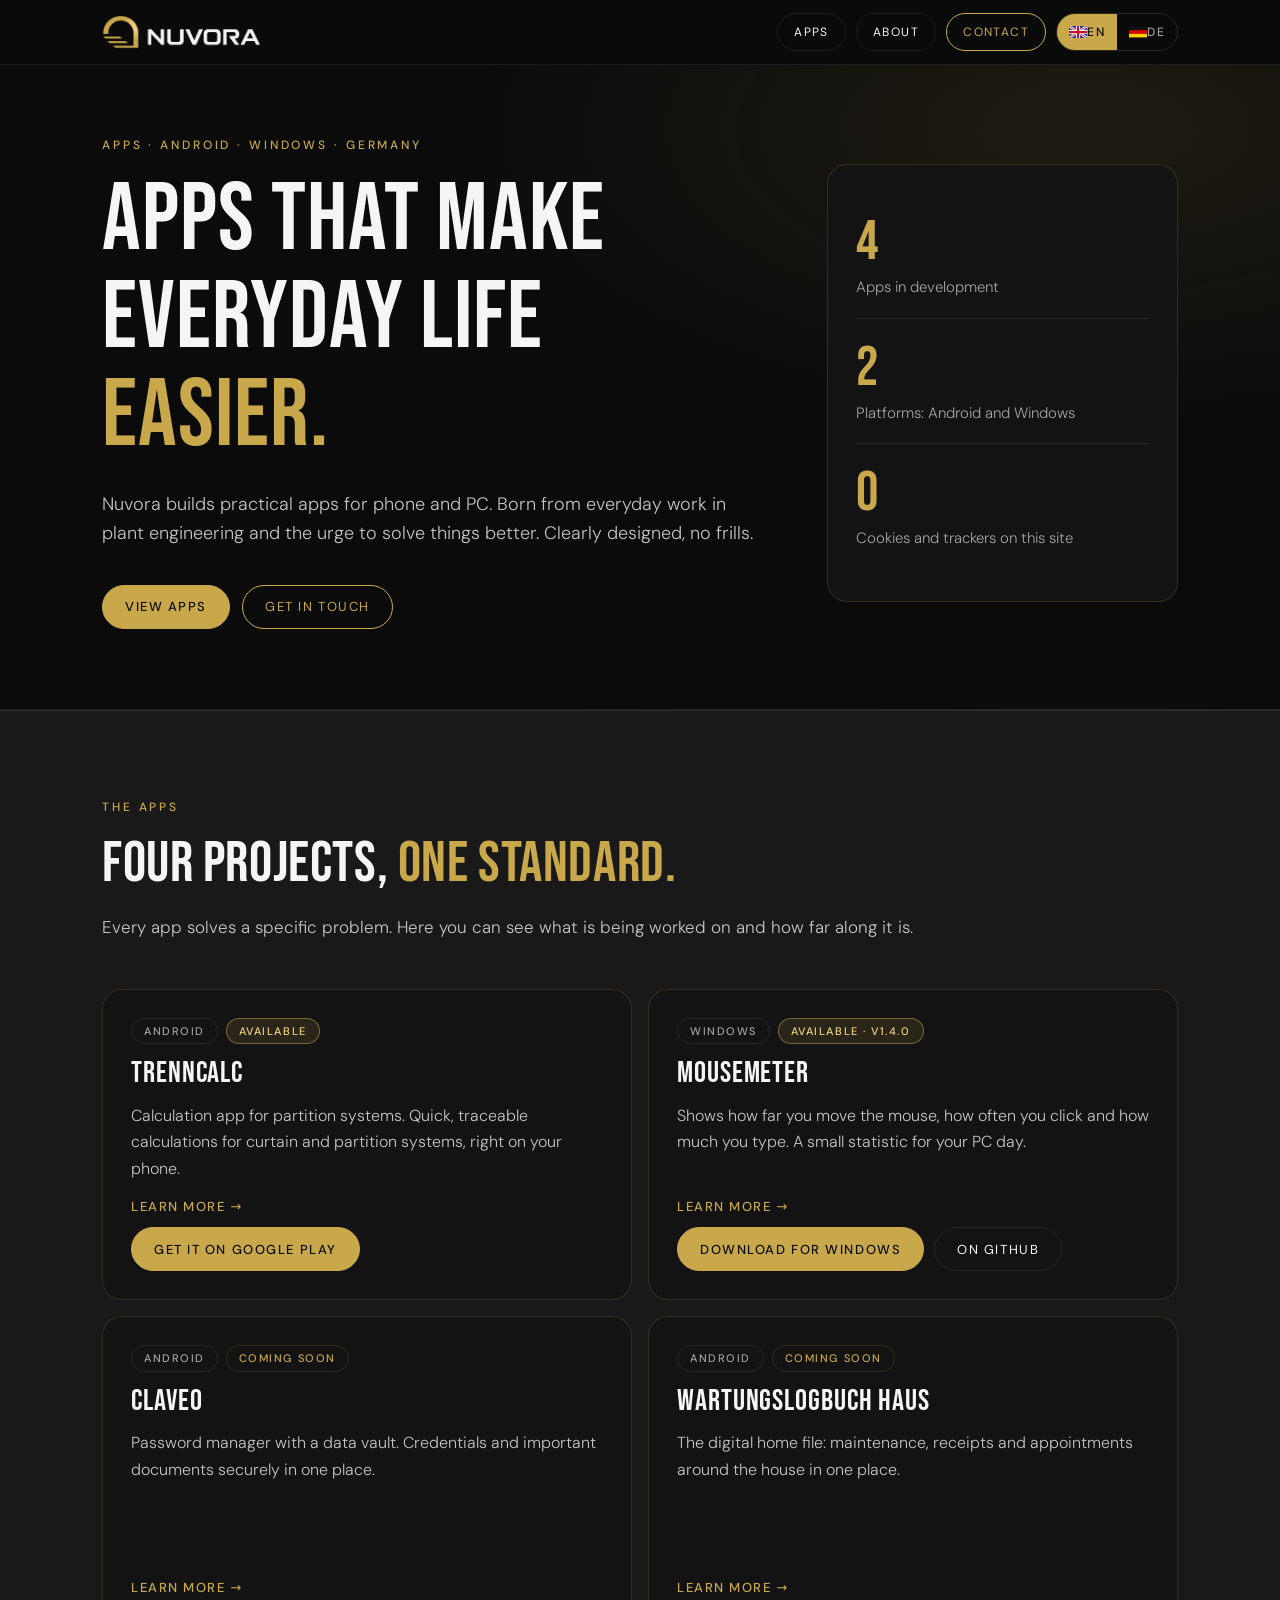
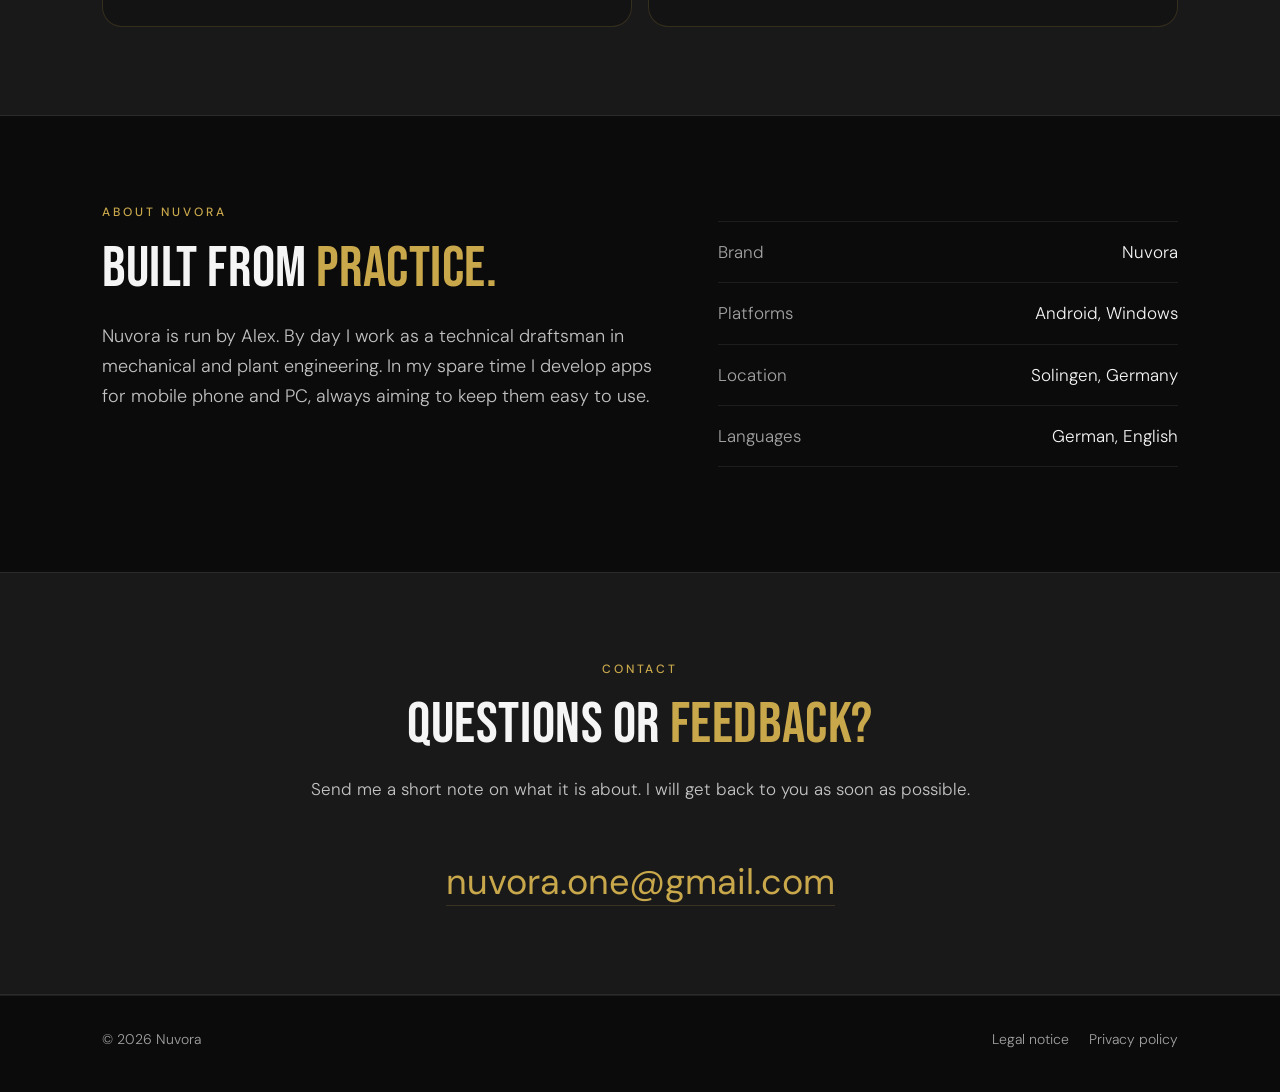
<file: fonts/en/index.html>
<!doctype html>
<html lang="en">
<head>
  <meta charset="utf-8">
  <meta name="viewport" content="width=device-width, initial-scale=1">
  <title>Nuvora – Apps for Android and Windows</title>
  <meta name="description" content="Nuvora builds apps for Android and Windows: calculation for partition systems, password manager, home maintenance log, mouse statistics and more.">
  <meta name="robots" content="index, follow">
  <meta property="og:type" content="website">
  <meta property="og:title" content="Nuvora – Apps for Android and Windows">
  <meta property="og:description" content="Practical apps for everyday life and work. Built by Alex.">
  <meta name="theme-color" content="#0b0b0b">
  <link rel="icon" href="data:image/svg+xml,%3Csvg xmlns='http://www.w3.org/2000/svg' viewBox='0 0 64 64'%3E%3Crect width='64' height='64' rx='14' fill='%230b0b0b'/%3E%3Ctext x='32' y='46' font-family='Arial' font-size='40' font-weight='700' text-anchor='middle' fill='%23c9a84c'%3EN%3C/text%3E%3C/svg%3E">
  <link rel="stylesheet" href="../style.css">
  <script>document.documentElement.classList.add('js');</script>
</head>
<body>
  <a class="skip" href="#apps">Skip to content</a>

  <header class="nav">
    <div class="wrap">
      <a class="logo" href="#top" aria-label="Nuvora, home"><img src="../img/nuvora-logo.png" alt="Nuvora" width="700" height="150"></a>
      <nav class="nav-links" aria-label="Main navigation">
        <a class="btn ghost" href="#apps">Apps</a>
        <a class="btn ghost" href="#ueber">About</a>
        <a class="btn" href="#kontakt">Contact</a>
        <span class="lang" role="group" aria-label="Language"><span class="cur" aria-current="true" lang="en"><svg class="flag" viewBox="0 0 60 40" width="18" height="12" aria-hidden="true" focusable="false"><rect width="60" height="40" fill="#1c3f94"/><path d="M0 0l60 40M60 0L0 40" stroke="#fff" stroke-width="8"/><path d="M0 0l60 40M60 0L0 40" stroke="#c8102e" stroke-width="3"/><path d="M30 0v40M0 20h60" stroke="#fff" stroke-width="13"/><path d="M30 0v40M0 20h60" stroke="#c8102e" stroke-width="7.5"/></svg><span class="code">EN</span></span><a href="../index.html" lang="de" hreflang="de" title="Deutsche Version"><svg class="flag" viewBox="0 0 5 3" width="18" height="12" aria-hidden="true" focusable="false"><rect width="5" height="1" fill="#111"/><rect y="1" width="5" height="1" fill="#d00"/><rect y="2" width="5" height="1" fill="#ffce00"/></svg><span class="code">DE</span></a></span>
      </nav>
    </div>
  </header>

  <main id="top">
    <!-- Hero -->
    <section class="hero">
      <div class="wrap hero-grid">
        <div>
          <span class="eyebrow">Apps · Android · Windows · Germany</span>
          <h1>Apps that make everyday life <em>easier.</em></h1>
          <p class="lead">Nuvora builds practical apps for phone and PC. Born from everyday work in plant engineering and the urge to solve things better. Clearly designed, no frills.</p>
          <div class="actions">
            <a class="btn primary" href="#apps">View apps</a>
            <a class="btn" href="#kontakt">Get in touch</a>
          </div>
        </div>
        <aside class="hero-card" aria-label="Nuvora in numbers">
          <div class="stat"><b>4</b><span>Apps in development</span></div>
          <div class="stat"><b>2</b><span>Platforms: Android and Windows</span></div>
          <div class="stat"><b>0</b><span>Cookies and trackers on this site</span></div>
        </aside>
      </div>
    </section>

    <!-- Apps -->
    <section id="apps" class="alt">
      <div class="wrap">
        <div class="section-head reveal">
          <span class="eyebrow">The apps</span>
          <h2>Four projects, <em>one standard.</em></h2>
          <p>Every app solves a specific problem. <span class="d-only">Here you can see what is being worked on and how far along it is.</span><span class="m-only">Here you can see the current status.</span></p>
        </div>

        <div class="cards">
          <article class="card reveal" data-info="info-trenncalc">
            <div class="meta"><span class="tag">Android</span><span class="tag live">Available</span></div>
            <h3>TrennCalc</h3>
            <p>Calculation app for partition systems. Quick, traceable calculations for curtain and partition systems, right on your phone.</p>
            <div class="card-foot">
              <button class="more" type="button" data-open="info-trenncalc" aria-haspopup="dialog">Learn more <span aria-hidden="true">→</span></button>
              <div class="card-actions">
                <a class="btn primary" href="https://play.google.com/store/apps/details?id=com.nuvora.trenncalc.lite&amp;utm_source=emea_Med&amp;hl=en" target="_blank" rel="noopener">Get it on Google Play</a>
              </div>
            </div>
          </article>

          <article class="card reveal" data-info="info-mousemeter">
            <div class="meta"><span class="tag">Windows</span><span class="tag live">Available · v1.4.0</span></div>
            <h3>MouseMeter</h3>
            <p>Shows how far you move the mouse, how often you click and how much you type. A small statistic for your PC day.</p>
            <div class="card-foot">
              <button class="more" type="button" data-open="info-mousemeter" aria-haspopup="dialog">Learn more <span aria-hidden="true">→</span></button>
              <div class="card-actions">
                <a class="btn primary" href="https://github.com/nuvoraone-source/MouseMeter/releases/tag/v1.4.0" target="_blank" rel="noopener">Download for Windows</a>
                <a class="btn ghost" href="https://github.com/nuvoraone-source/MouseMeter" target="_blank" rel="noopener">On GitHub</a>
              </div>
            </div>
          </article>

          <article class="card reveal" data-info="info-claveo">
            <div class="meta"><span class="tag">Android</span><span class="tag status">Coming soon</span></div>
            <h3>Claveo</h3>
            <p>Password manager with a data vault. Credentials and important documents securely in one place.</p>
            <div class="card-foot">
              <button class="more" type="button" data-open="info-claveo" aria-haspopup="dialog">Learn more <span aria-hidden="true">→</span></button>
            </div>
          </article>

          <article class="card reveal" data-info="info-wartung">
            <div class="meta"><span class="tag">Android</span><span class="tag status">Coming soon</span></div>
            <h3>Wartungslogbuch Haus</h3>
            <p>The digital home file: maintenance, receipts and appointments around the house in one place.</p>
            <div class="card-foot">
              <button class="more" type="button" data-open="info-wartung" aria-haspopup="dialog">Learn more <span aria-hidden="true">→</span></button>
            </div>
          </article>
        </div>
      </div>
    </section>

    <!-- About -->
    <section id="ueber">
      <div class="wrap about-grid">
        <div class="reveal">
          <span class="eyebrow">About Nuvora</span>
          <h2>Built from <em>practice.</em></h2>
          <p class="lead">Nuvora is run by Alex. By day I work as a technical draftsman in mechanical and plant engineering. In my spare time I develop apps for mobile phone and PC, always aiming to keep them easy to use.</p>
        </div>
        <dl class="facts reveal">
          <div><dt>Brand</dt><dd>Nuvora</dd></div>
          <div><dt>Platforms</dt><dd>Android, Windows</dd></div>
          <div><dt>Location</dt><dd>Solingen, Germany</dd></div>
          <div><dt>Languages</dt><dd>German, English</dd></div>
        </dl>
      </div>
    </section>

    <!-- Contact -->
    <section id="kontakt" class="alt contact">
      <div class="wrap">
        <div class="section-head reveal">
          <span class="eyebrow">Contact</span>
          <h2>Questions or <em>feedback?</em></h2>
          <p>Send me a short note on what it is about. I will get back to you as soon as possible.</p>
        </div>
        <a class="mail reveal" href="mailto:nuvora.one@gmail.com">nuvora.one@gmail.com</a>
      </div>
    </section>
  </main>

  <footer>
    <div class="wrap">
      <span>© 2026 Nuvora</span>
      <nav aria-label="Legal">
        <a href="legal-notice.html">Legal notice</a>
        <a href="privacy.html">Privacy policy</a>
      </nav>
    </div>
  </footer>


  <dialog id="info-trenncalc" class="info" aria-labelledby="t-trenncalc">
    <div class="info-inner">
      <button class="close" type="button" aria-label="Close" data-close>×</button>
      <div class="meta"><span class="tag">Android</span><span class="tag live">Available</span></div>
      <h3 id="t-trenncalc">TrennCalc</h3>
      <p class="info-intro">The calculation app for partition systems. Work out weights and lifting weight right on your phone instead of by hand or in spreadsheets.</p>
      <ul>
        <li>Calculates technology weight, curtain weight, total weight and lifting weight</li>
        <li>Available as a Lite and a Pro version</li>
        <li>Results can be exported as a PNG image</li>
        <li>The language follows your phone settings</li>
      </ul>
      <div class="card-actions">
        <a class="btn primary" href="https://play.google.com/store/apps/details?id=com.nuvora.trenncalc.lite&amp;utm_source=emea_Med&amp;hl=en" target="_blank" rel="noopener">Get it on Google Play</a>
      </div>
    </div>
  </dialog>

  <dialog id="info-mousemeter" class="info" aria-labelledby="t-mousemeter">
    <div class="info-inner">
      <button class="close" type="button" aria-label="Close" data-close>×</button>
      <div class="meta"><span class="tag">Windows</span><span class="tag live">Available · v1.4.0</span></div>
      <h3 id="t-mousemeter">MouseMeter</h3>
      <p class="info-intro">Shows how much you really do at the PC: how far the mouse travels, how often you click and how much you type.</p>
      <ul>
        <li>Measures mouse distance, speed and your personal record</li>
        <li>Counts clicks (left, right, middle), keystrokes and scroll wheel movements</li>
        <li>For the keyboard only the number of keystrokes is counted, never the text you type</li>
        <li>Statistics by day, week, month and year</li>
        <li>Portable: just start the file, no installation needed</li>
        <li>Your data stays local on your PC, nothing is uploaded</li>
      </ul>
      <div class="card-actions">
        <a class="btn primary" href="https://github.com/nuvoraone-source/MouseMeter/releases/tag/v1.4.0" target="_blank" rel="noopener">Download for Windows</a>
        <a class="btn ghost" href="https://github.com/nuvoraone-source/MouseMeter" target="_blank" rel="noopener">On GitHub</a>
      </div>
    </div>
  </dialog>

  <dialog id="info-claveo" class="info" aria-labelledby="t-claveo">
    <div class="info-inner">
      <button class="close" type="button" aria-label="Close" data-close>×</button>
      <div class="meta"><span class="tag">Android</span><span class="tag status">Coming soon</span></div>
      <h3 id="t-claveo">Claveo</h3>
      <p class="info-intro">A password manager with a data vault. The name comes from the Latin “clavis”, the key.</p>
      <ul>
        <li>Manages your passwords in one place</li>
        <li>The vault also stores other everyday data, for example bank accounts, family data and documents</li>
        <li>Data is meant to be stored strongly encrypted throughout</li>
        <li>Android first, an iOS version is planned for later</li>
        <li>The app is currently being published on Google Play</li>
      </ul>
      <div class="card-actions">
        <a class="btn" href="#kontakt" data-close>Questions? Get in touch</a>
      </div>
    </div>
  </dialog>

  <dialog id="info-wartung" class="info" aria-labelledby="t-wartung">
    <div class="info-inner">
      <button class="close" type="button" aria-label="Close" data-close>×</button>
      <div class="meta"><span class="tag">Android</span><span class="tag status">Coming soon</span></div>
      <h3 id="t-wartung">Wartungslogbuch Haus</h3>
      <p class="info-intro">The digital home file: everything about your building in one place instead of in folders and on scraps of paper.</p>
      <ul>
        <li>Manages buildings, rooms, equipment, maintenance, documents and costs</li>
        <li>Designed for tenants too, not only owners</li>
        <li>Data lives on your device first, synchronization with cloud services is planned</li>
        <li>The app is in development</li>
      </ul>
      <div class="card-actions">
        <a class="btn" href="#kontakt" data-close>Questions? Get in touch</a>
      </div>
    </div>
  </dialog>

  <script>
    // Subtle fade-in on scroll. Without JavaScript everything stays visible.
    (function () {
      var items = document.querySelectorAll('.reveal');
      if (!('IntersectionObserver' in window)) { items.forEach(function (e) { e.classList.add('in'); }); return; }
      var io = new IntersectionObserver(function (entries) {
        entries.forEach(function (en) { if (en.isIntersecting) { en.target.classList.add('in'); io.unobserve(en.target); } });
      }, { threshold: 0.12 });
      items.forEach(function (e) { io.observe(e); });
    })();

    // Info dialogs: clicking a card or "Learn more" opens the dialog.
    (function () {
      if (typeof HTMLDialogElement === 'undefined') return;
      document.querySelectorAll('.card[data-info]').forEach(function (card) {
        card.classList.add('clickable');
        card.addEventListener('click', function (e) {
          if (e.target.closest('a')) return;
          var d = document.getElementById(card.getAttribute('data-info'));
          if (d && !d.open) d.showModal();
        });
      });
      document.querySelectorAll('dialog.info').forEach(function (d) {
        d.addEventListener('click', function (e) {
          if (e.target === d || e.target.closest('[data-close]')) d.close();
        });
      });
    })();
  </script>
</body>
</html>
</file>
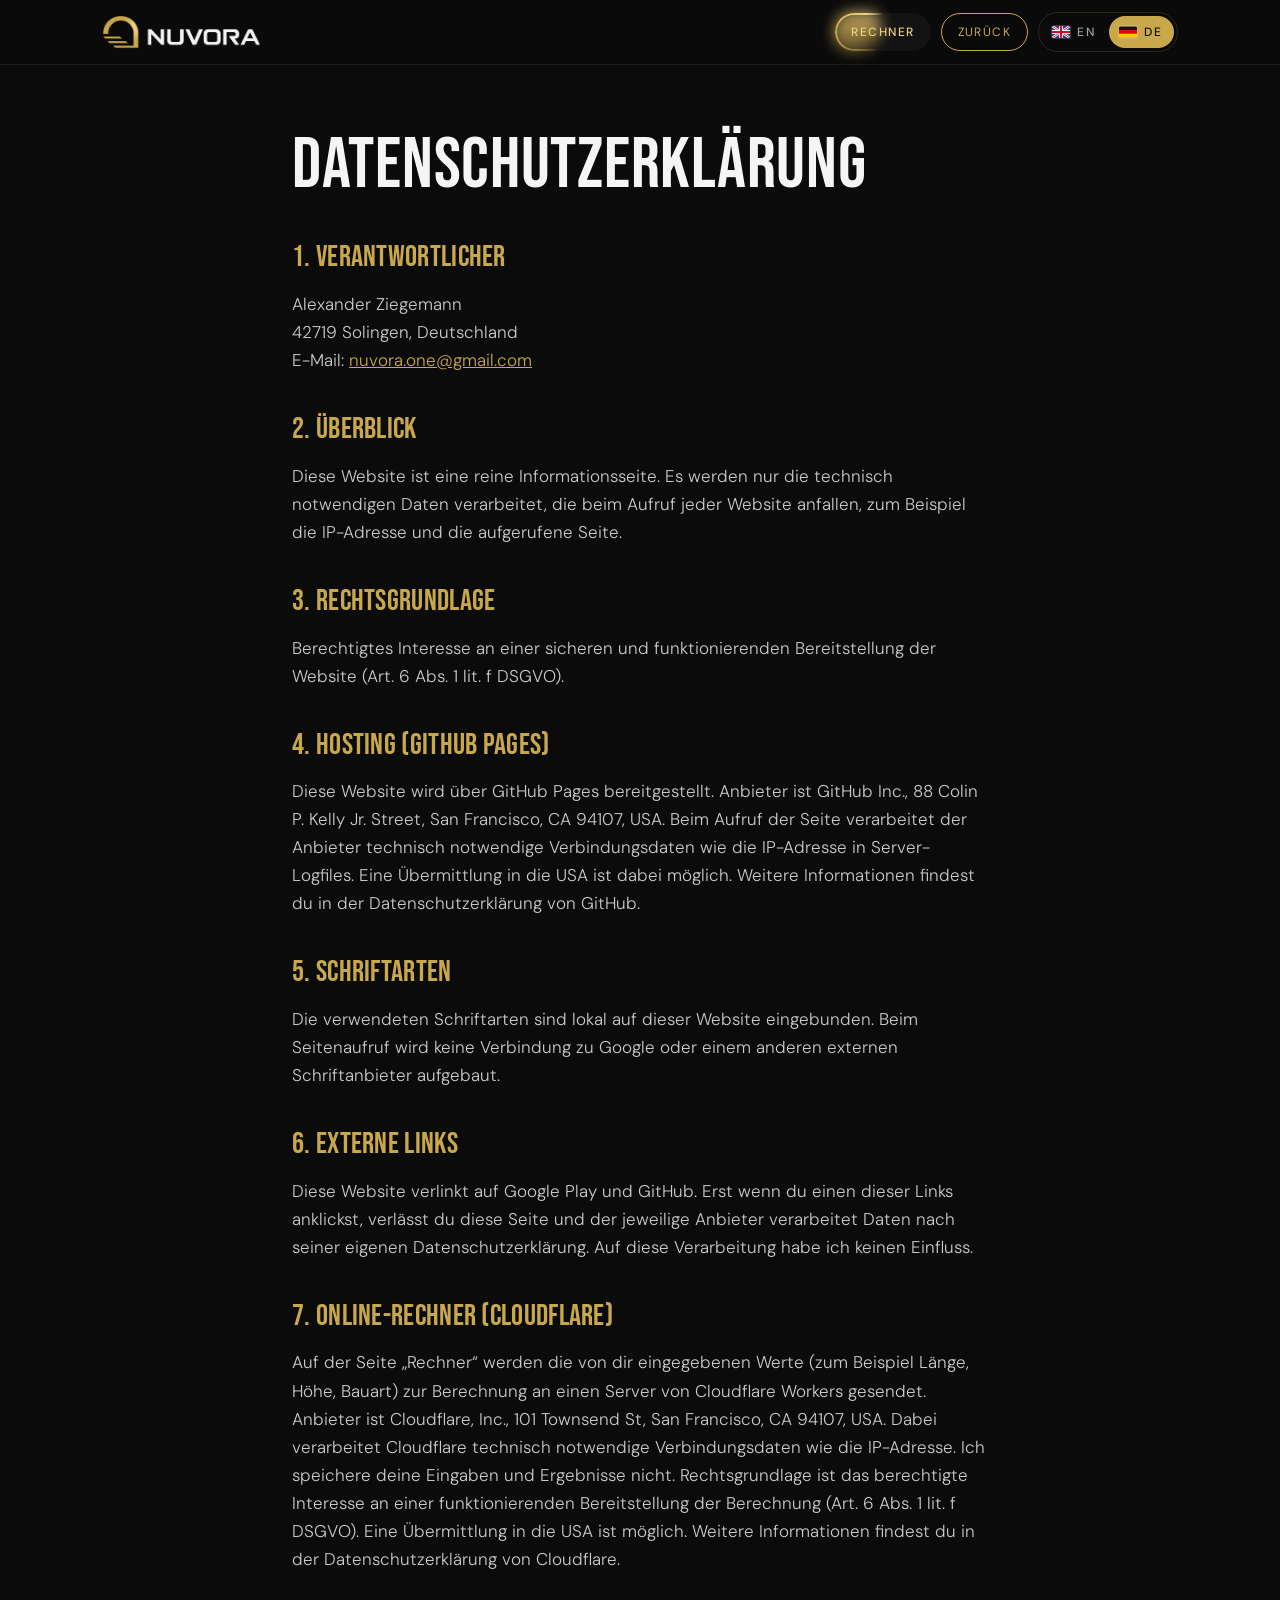
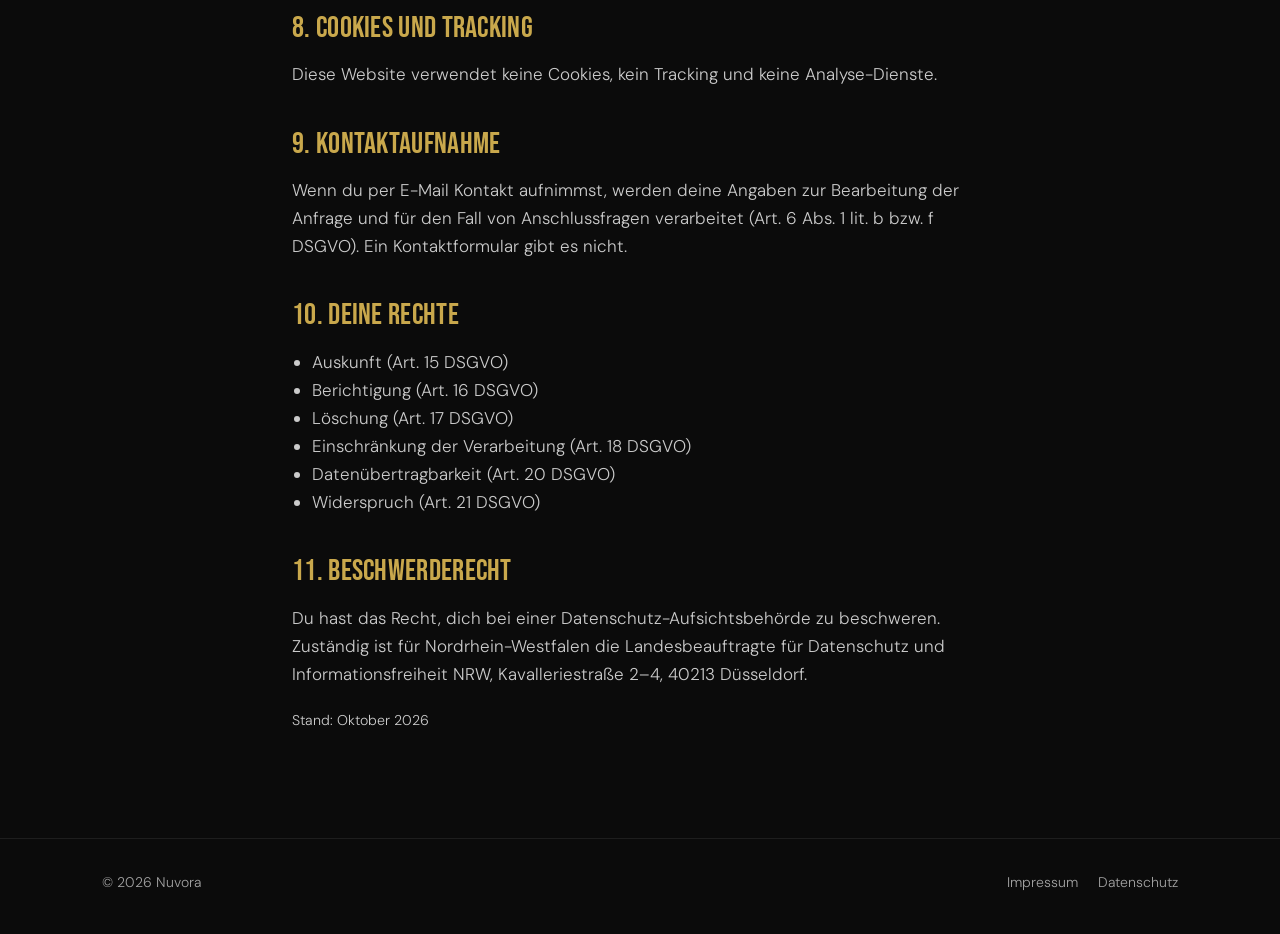
<file: datenschutz.html>
<!doctype html>
<html lang="de">
<head>
  <meta charset="utf-8">
  <meta name="viewport" content="width=device-width, initial-scale=1">
  <title>Datenschutzerklärung – Nuvora</title>
  <meta name="robots" content="noindex">
  <meta name="theme-color" content="#0b0b0b">
  <link rel="stylesheet" href="style.css">
</head>
<body>
  <header class="nav">
    <div class="wrap">
      <a class="logo" href="index.html" aria-label="Nuvora, Startseite"><img src="img/nuvora-logo.png" alt="Nuvora" width="700" height="150"></a>
      <nav class="nav-links"><a class="btn glow" href="rechner.html">Rechner</a> <a class="btn" href="index.html">Zurück</a> <span class="lang" role="group" aria-label="Sprache"><a href="en/privacy.html" lang="en" hreflang="en" title="English version"><svg class="flag" viewBox="0 0 60 40" width="18" height="12" aria-hidden="true" focusable="false"><rect width="60" height="40" fill="#1c3f94"/><path d="M0 0l60 40M60 0L0 40" stroke="#fff" stroke-width="8"/><path d="M0 0l60 40M60 0L0 40" stroke="#c8102e" stroke-width="3"/><path d="M30 0v40M0 20h60" stroke="#fff" stroke-width="13"/><path d="M30 0v40M0 20h60" stroke="#c8102e" stroke-width="7.5"/></svg><span class="code">EN</span></a><span class="cur" aria-current="true" lang="de"><svg class="flag" viewBox="0 0 5 3" width="18" height="12" aria-hidden="true" focusable="false"><rect width="5" height="1" fill="#111"/><rect y="1" width="5" height="1" fill="#d00"/><rect y="2" width="5" height="1" fill="#ffce00"/></svg><span class="code">DE</span></span></span></nav>
    </div>
  </header>

  <main class="legal">
    <div class="wrap">
      <h1>Datenschutzerklärung</h1>

      <h2>1. Verantwortlicher</h2>
      <p>
        Alexander Ziegemann<br>
        42719 Solingen, Deutschland<br>
        E-Mail: <a href="mailto:nuvora.one@gmail.com">nuvora.one@gmail.com</a>
      </p>

      <h2>2. Überblick</h2>
      <p>Diese Website ist eine reine Informationsseite. Es werden nur die technisch notwendigen Daten verarbeitet, die beim Aufruf jeder Website anfallen, zum Beispiel die IP-Adresse und die aufgerufene Seite.</p>

      <h2>3. Rechtsgrundlage</h2>
      <p>Berechtigtes Interesse an einer sicheren und funktionierenden Bereitstellung der Website (Art. 6 Abs. 1 lit. f DSGVO).</p>

      <h2>4. Hosting (GitHub Pages)</h2>
      <p>Diese Website wird über GitHub Pages bereitgestellt. Anbieter ist GitHub Inc., 88 Colin P. Kelly Jr. Street, San Francisco, CA 94107, USA. Beim Aufruf der Seite verarbeitet der Anbieter technisch notwendige Verbindungsdaten wie die IP-Adresse in Server-Logfiles. Eine Übermittlung in die USA ist dabei möglich. Weitere Informationen findest du in der Datenschutzerklärung von GitHub.</p>

      <h2>5. Schriftarten</h2>
      <p>Die verwendeten Schriftarten sind lokal auf dieser Website eingebunden. Beim Seitenaufruf wird keine Verbindung zu Google oder einem anderen externen Schriftanbieter aufgebaut.</p>

      <h2>6. Externe Links</h2>
      <p>Diese Website verlinkt auf Google Play und GitHub. Erst wenn du einen dieser Links anklickst, verlässt du diese Seite und der jeweilige Anbieter verarbeitet Daten nach seiner eigenen Datenschutzerklärung. Auf diese Verarbeitung habe ich keinen Einfluss.</p>

      <h2>7. Online-Rechner (Cloudflare)</h2>
      <p>Auf der Seite „Rechner“ werden die von dir eingegebenen Werte (zum Beispiel Länge, Höhe, Bauart) zur Berechnung an einen Server von Cloudflare Workers gesendet. Anbieter ist Cloudflare, Inc., 101 Townsend St, San Francisco, CA 94107, USA. Dabei verarbeitet Cloudflare technisch notwendige Verbindungsdaten wie die IP-Adresse. Ich speichere deine Eingaben und Ergebnisse nicht. Rechtsgrundlage ist das berechtigte Interesse an einer funktionierenden Bereitstellung der Berechnung (Art. 6 Abs. 1 lit. f DSGVO). Eine Übermittlung in die USA ist möglich. Weitere Informationen findest du in der Datenschutzerklärung von Cloudflare.</p>

      <h2>8. Cookies und Tracking</h2>
      <p>Diese Website verwendet keine Cookies, kein Tracking und keine Analyse-Dienste.</p>

      <h2>9. Kontaktaufnahme</h2>
      <p>Wenn du per E-Mail Kontakt aufnimmst, werden deine Angaben zur Bearbeitung der Anfrage und für den Fall von Anschlussfragen verarbeitet (Art. 6 Abs. 1 lit. b bzw. f DSGVO). Ein Kontaktformular gibt es nicht.</p>

      <h2>10. Deine Rechte</h2>
      <ul>
        <li>Auskunft (Art. 15 DSGVO)</li>
        <li>Berichtigung (Art. 16 DSGVO)</li>
        <li>Löschung (Art. 17 DSGVO)</li>
        <li>Einschränkung der Verarbeitung (Art. 18 DSGVO)</li>
        <li>Datenübertragbarkeit (Art. 20 DSGVO)</li>
        <li>Widerspruch (Art. 21 DSGVO)</li>
      </ul>

      <h2>11. Beschwerderecht</h2>
      <p>Du hast das Recht, dich bei einer Datenschutz-Aufsichtsbehörde zu beschweren. Zuständig ist für Nordrhein-Westfalen die Landesbeauftragte für Datenschutz und Informationsfreiheit NRW, Kavalleriestraße 2–4, 40213 Düsseldorf.</p>

      <p><small>Stand: Oktober 2026</small></p>
    </div>
  </main>

  <footer>
    <div class="wrap">
      <span>© 2026 Nuvora</span>
      <nav aria-label="Rechtliches">
        <a href="impressum.html">Impressum</a>
        <a href="datenschutz.html">Datenschutz</a>
      </nav>
    </div>
  </footer>
</body>
</html>
</file>
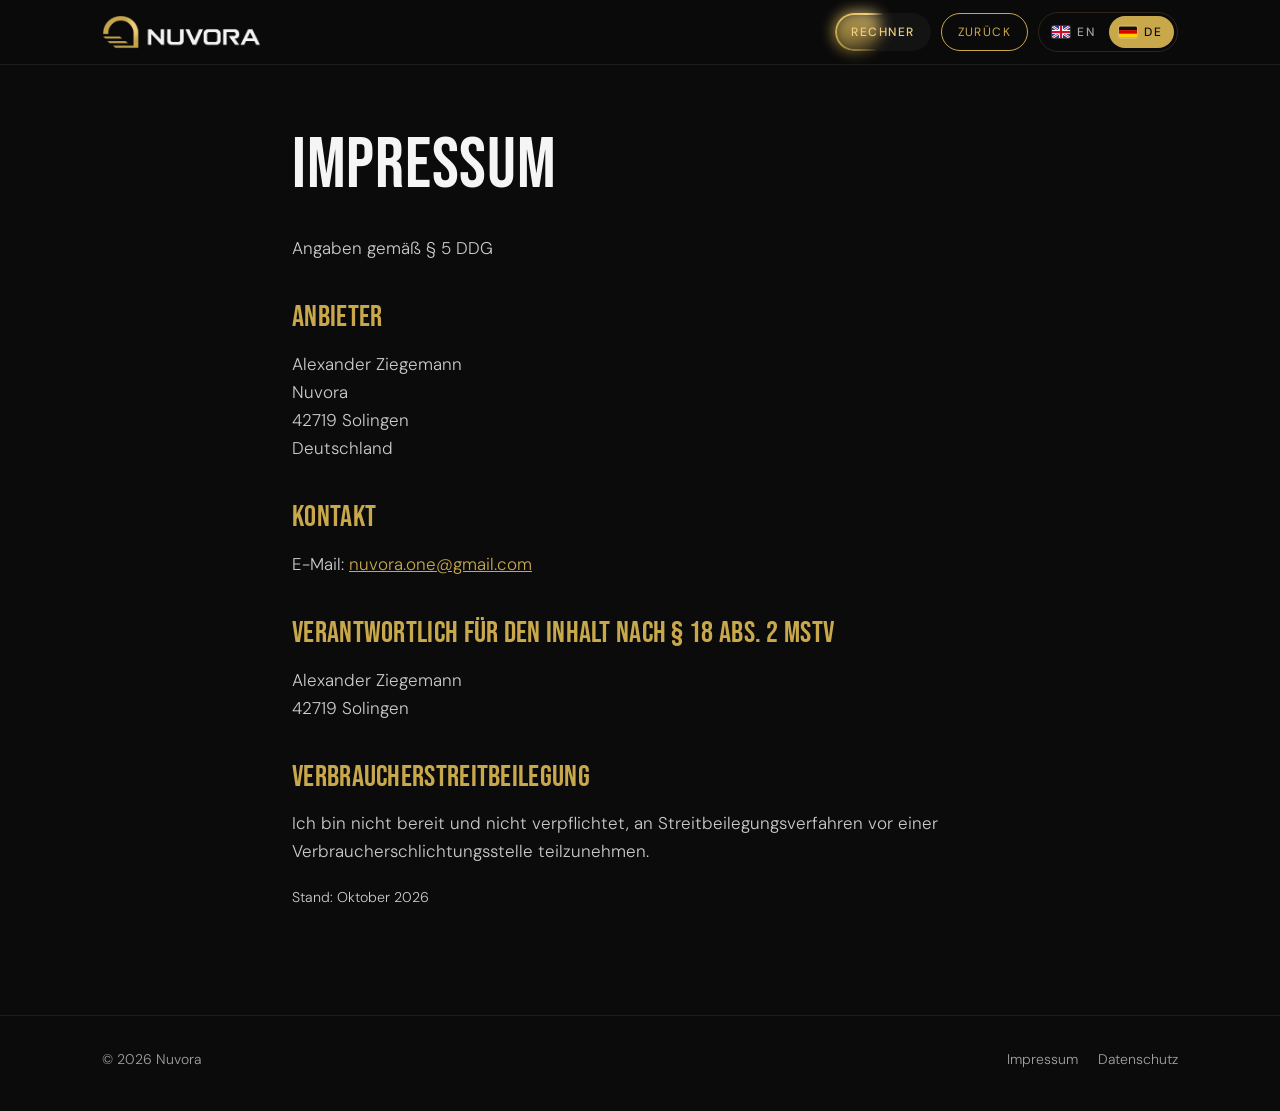
<file: impressum.html>
<!doctype html>
<html lang="de">
<head>
  <meta charset="utf-8">
  <meta name="viewport" content="width=device-width, initial-scale=1">
  <title>Impressum – Nuvora</title>
  <meta name="robots" content="noindex">
  <meta name="theme-color" content="#0b0b0b">
  <link rel="stylesheet" href="style.css">
</head>
<body>
  <header class="nav">
    <div class="wrap">
      <a class="logo" href="index.html" aria-label="Nuvora, Startseite"><img src="img/nuvora-logo.png" alt="Nuvora" width="700" height="150"></a>
      <nav class="nav-links"><a class="btn glow" href="rechner.html">Rechner</a> <a class="btn" href="index.html">Zurück</a> <span class="lang" role="group" aria-label="Sprache"><a href="en/legal-notice.html" lang="en" hreflang="en" title="English version"><svg class="flag" viewBox="0 0 60 40" width="18" height="12" aria-hidden="true" focusable="false"><rect width="60" height="40" fill="#1c3f94"/><path d="M0 0l60 40M60 0L0 40" stroke="#fff" stroke-width="8"/><path d="M0 0l60 40M60 0L0 40" stroke="#c8102e" stroke-width="3"/><path d="M30 0v40M0 20h60" stroke="#fff" stroke-width="13"/><path d="M30 0v40M0 20h60" stroke="#c8102e" stroke-width="7.5"/></svg><span class="code">EN</span></a><span class="cur" aria-current="true" lang="de"><svg class="flag" viewBox="0 0 5 3" width="18" height="12" aria-hidden="true" focusable="false"><rect width="5" height="1" fill="#111"/><rect y="1" width="5" height="1" fill="#d00"/><rect y="2" width="5" height="1" fill="#ffce00"/></svg><span class="code">DE</span></span></span></nav>
    </div>
  </header>

  <main class="legal">
    <div class="wrap">
      <h1>Impressum</h1>

      <p>Angaben gemäß § 5 DDG</p>

      <h2>Anbieter</h2>
      <p>
        Alexander Ziegemann<br>
        Nuvora<br>
        42719 Solingen<br>
        Deutschland
      </p>

      <h2>Kontakt</h2>
      <p>E-Mail: <a href="mailto:nuvora.one@gmail.com">nuvora.one@gmail.com</a></p>

      <h2>Verantwortlich für den Inhalt nach § 18 Abs. 2 MStV</h2>
      <p>
        Alexander Ziegemann<br>
        42719 Solingen
      </p>

      <h2>Verbraucherstreitbeilegung</h2>
      <p>Ich bin nicht bereit und nicht verpflichtet, an Streitbeilegungsverfahren vor einer Verbraucherschlichtungsstelle teilzunehmen.</p>

      <p><small>Stand: Oktober 2026</small></p>
    </div>
  </main>

  <footer>
    <div class="wrap">
      <span>© 2026 Nuvora</span>
      <nav aria-label="Rechtliches">
        <a href="impressum.html">Impressum</a>
        <a href="datenschutz.html">Datenschutz</a>
      </nav>
    </div>
  </footer>
</body>
</html>
</file>
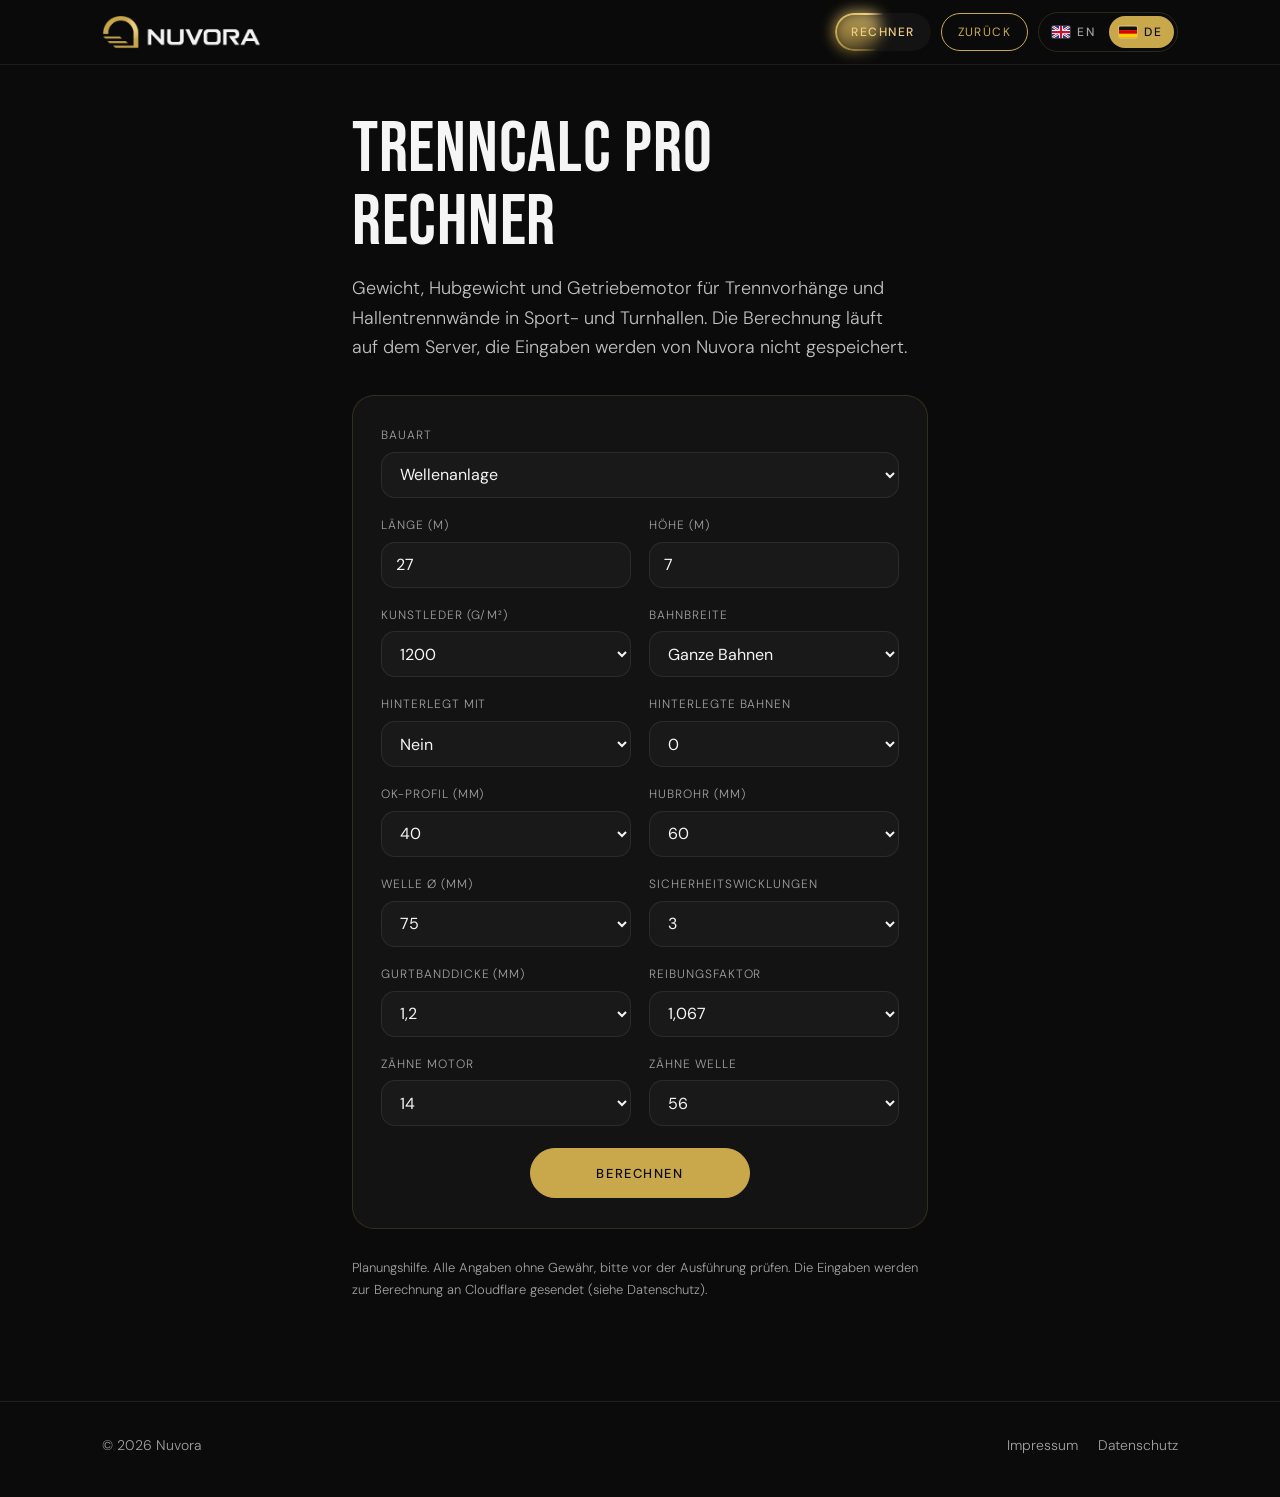
<file: rechner.html>
<!doctype html>
<html lang="de">
<head>
  <meta charset="utf-8">
  <meta name="viewport" content="width=device-width, initial-scale=1">
  <title>TrennCalc Pro Rechner – Trennvorhang Gewicht und Motor berechnen | Nuvora</title>
  <meta name="description" content="Online-Rechner für Trennvorhänge und Hallentrennwände: Gewicht, Hubgewicht und passenden Getriebemotor für Sporthallen berechnen.">
  <link rel="canonical" href="https://nuvoraone-source.github.io/rechner.html">
  <link rel="alternate" hreflang="de" href="https://nuvoraone-source.github.io/rechner.html">
  <link rel="alternate" hreflang="en" href="https://nuvoraone-source.github.io/en/calculator.html">
  <meta property="og:type" content="website">
  <meta property="og:title" content="TrennCalc Pro Rechner – Trennvorhang Gewicht und Motor berechnen | Nuvora">
  <meta property="og:description" content="Online-Rechner für Trennvorhänge und Hallentrennwände: Gewicht, Hubgewicht und passenden Getriebemotor für Sporthallen berechnen.">
  <meta property="og:url" content="https://nuvoraone-source.github.io/rechner.html">
  <meta property="og:image" content="https://nuvoraone-source.github.io/img/og-image.png">
  <meta name="theme-color" content="#0b0b0b">
  <link rel="stylesheet" href="style.css">
</head>
<body>
  <header class="nav">
    <div class="wrap">
      <a class="logo" href="index.html" aria-label="Nuvora, Startseite"><img src="img/nuvora-logo.png" alt="Nuvora" width="700" height="150"></a>
      <nav class="nav-links"><a class="btn glow" href="rechner.html">Rechner</a> <a class="btn" href="index.html">Zurück</a> <span class="lang" role="group" aria-label="Sprache"><a href="en/calculator.html" lang="en" hreflang="en" title="English version"><svg class="flag" viewBox="0 0 60 40" width="18" height="12" aria-hidden="true" focusable="false"><rect width="60" height="40" fill="#1c3f94"/><path d="M0 0l60 40M60 0L0 40" stroke="#fff" stroke-width="8"/><path d="M0 0l60 40M60 0L0 40" stroke="#c8102e" stroke-width="3"/><path d="M30 0v40M0 20h60" stroke="#fff" stroke-width="13"/><path d="M30 0v40M0 20h60" stroke="#c8102e" stroke-width="7.5"/></svg><span class="code">EN</span></a><span class="cur" aria-current="true" lang="de"><svg class="flag" viewBox="0 0 5 3" width="18" height="12" aria-hidden="true" focusable="false"><rect width="5" height="1" fill="#111"/><rect y="1" width="5" height="1" fill="#d00"/><rect y="2" width="5" height="1" fill="#ffce00"/></svg><span class="code">DE</span></span></span></nav>
    </div>
  </header>

  <main class="calc">
    <div class="wrap">
      <h1>TrennCalc Pro Rechner</h1>
      <p class="lead">Gewicht, Hubgewicht und Getriebemotor für Trennvorhänge und Hallentrennwände in Sport- und Turnhallen. Die Berechnung läuft auf dem Server, die Eingaben werden von Nuvora nicht gespeichert.</p>
      <div class="calc-card">
        <form id="calc-form" onsubmit="return false"></form>
        <div class="calc-actions"><button type="button" class="btn" id="calc-btn"></button></div>
        <p class="calc-note" id="calc-note" role="alert" hidden></p>
      </div>
      <div class="calc-out" id="calc-out" aria-live="polite" hidden></div>
      <p class="calc-hint">Planungshilfe. Alle Angaben ohne Gewähr, bitte vor der Ausführung prüfen. Die Eingaben werden zur Berechnung an Cloudflare gesendet (siehe Datenschutz).</p>
    </div>
  </main>
  <script src="config.js"></script>
  <script src="rechner.js"></script>

  <footer>
    <div class="wrap">
      <span>© 2026 Nuvora</span>
      <nav aria-label="Rechtliches">
        <a href="impressum.html">Impressum</a>
        <a href="datenschutz.html">Datenschutz</a>
      </nav>
    </div>
  </footer>
</body>
</html>
</file>
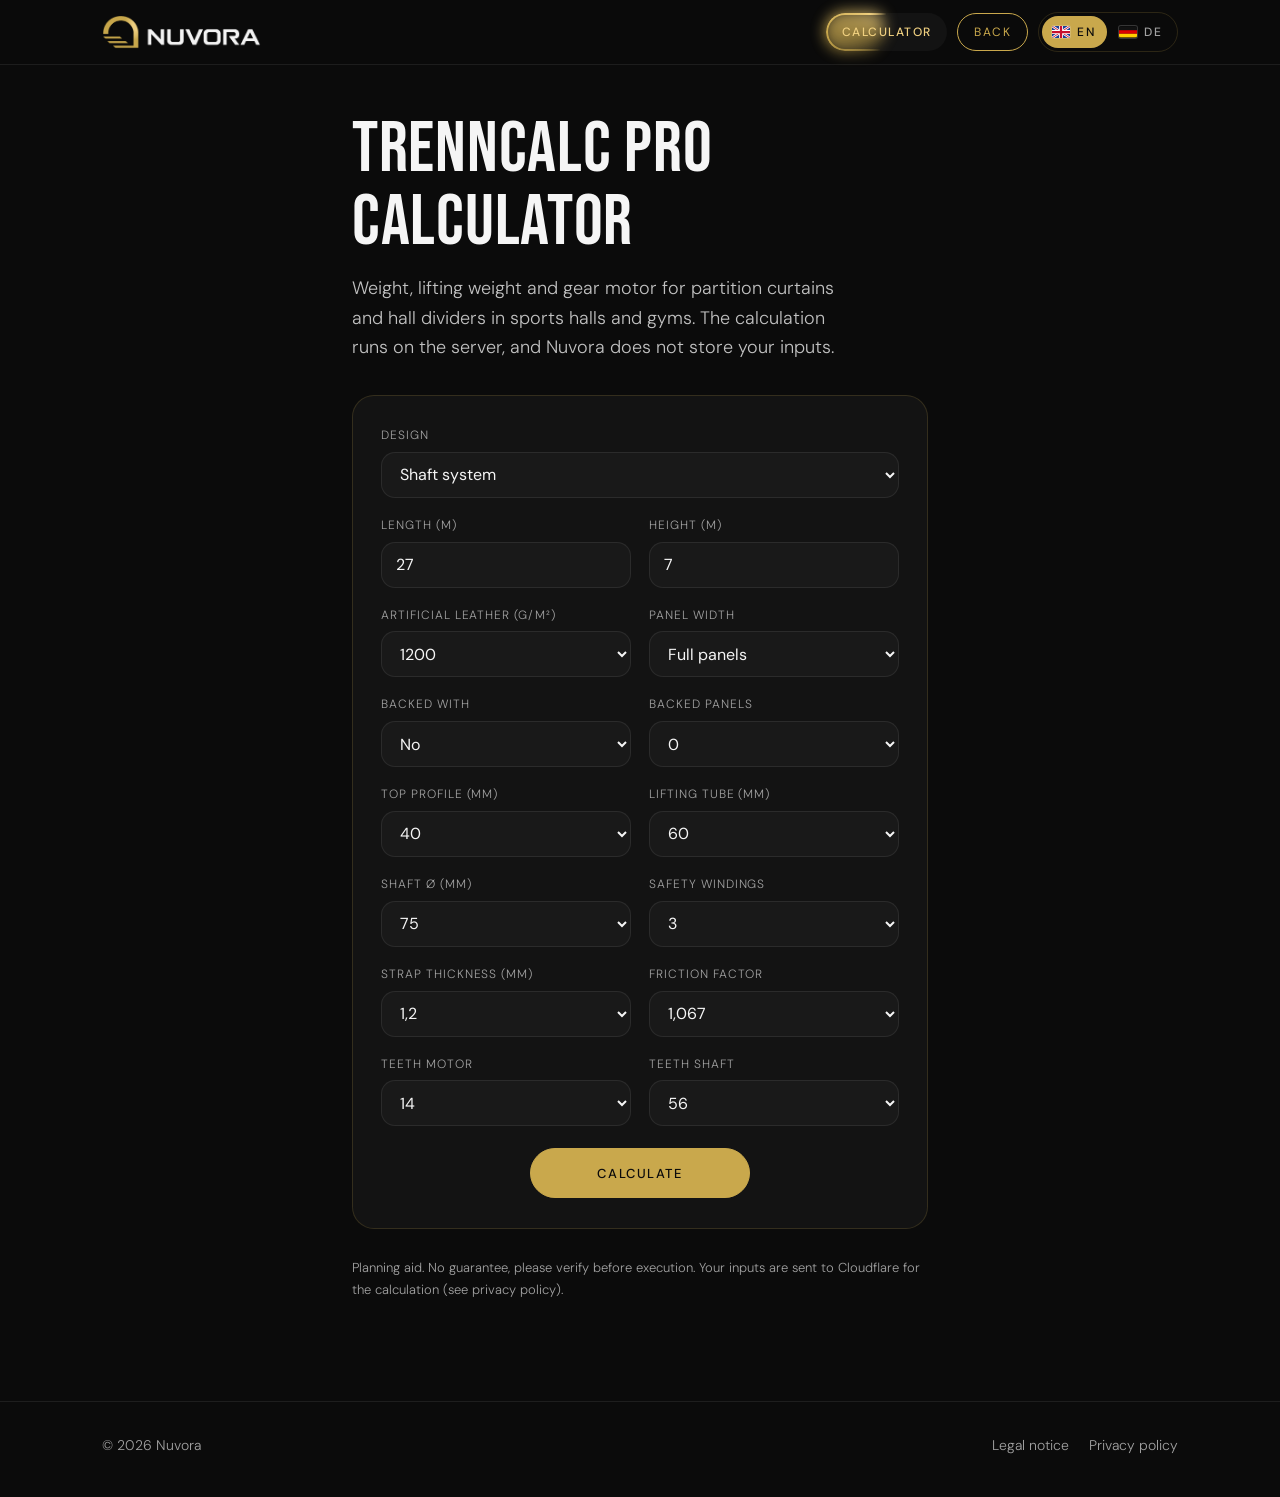
<file: en/calculator.html>
<!doctype html>
<html lang="en">
<head>
  <meta charset="utf-8">
  <meta name="viewport" content="width=device-width, initial-scale=1">
  <title>TrennCalc Pro Calculator – partition curtain weight and motor | Nuvora</title>
  <meta name="description" content="Online calculator for partition curtains and hall dividers: weight, lifting weight and the matching gear motor for sports halls.">
  <link rel="canonical" href="https://nuvoraone-source.github.io/en/calculator.html">
  <link rel="alternate" hreflang="de" href="https://nuvoraone-source.github.io/rechner.html">
  <link rel="alternate" hreflang="en" href="https://nuvoraone-source.github.io/en/calculator.html">
  <meta property="og:type" content="website">
  <meta property="og:title" content="TrennCalc Pro Calculator – partition curtain weight and motor | Nuvora">
  <meta property="og:description" content="Online calculator for partition curtains and hall dividers: weight, lifting weight and the matching gear motor for sports halls.">
  <meta property="og:url" content="https://nuvoraone-source.github.io/en/calculator.html">
  <meta property="og:image" content="https://nuvoraone-source.github.io/img/og-image.png">
  <meta name="theme-color" content="#0b0b0b">
  <link rel="stylesheet" href="../style.css">
</head>
<body>
  <header class="nav">
    <div class="wrap">
      <a class="logo" href="index.html" aria-label="Nuvora, home"><img src="../img/nuvora-logo.png" alt="Nuvora" width="700" height="150"></a>
      <nav class="nav-links"><a class="btn glow" href="calculator.html">Calculator</a> <a class="btn" href="index.html">Back</a> <span class="lang" role="group" aria-label="Language"><span class="cur" aria-current="true" lang="en"><svg class="flag" viewBox="0 0 60 40" width="18" height="12" aria-hidden="true" focusable="false"><rect width="60" height="40" fill="#1c3f94"/><path d="M0 0l60 40M60 0L0 40" stroke="#fff" stroke-width="8"/><path d="M0 0l60 40M60 0L0 40" stroke="#c8102e" stroke-width="3"/><path d="M30 0v40M0 20h60" stroke="#fff" stroke-width="13"/><path d="M30 0v40M0 20h60" stroke="#c8102e" stroke-width="7.5"/></svg><span class="code">EN</span></span><a href="../rechner.html" lang="de" hreflang="de" title="Deutsche Version"><svg class="flag" viewBox="0 0 5 3" width="18" height="12" aria-hidden="true" focusable="false"><rect width="5" height="1" fill="#111"/><rect y="1" width="5" height="1" fill="#d00"/><rect y="2" width="5" height="1" fill="#ffce00"/></svg><span class="code">DE</span></a></span></nav>
    </div>
  </header>

  <main class="calc">
    <div class="wrap">
      <h1>TrennCalc Pro Calculator</h1>
      <p class="lead">Weight, lifting weight and gear motor for partition curtains and hall dividers in sports halls and gyms. The calculation runs on the server, and Nuvora does not store your inputs.</p>
      <div class="calc-card">
        <form id="calc-form" onsubmit="return false"></form>
        <div class="calc-actions"><button type="button" class="btn" id="calc-btn"></button></div>
        <p class="calc-note" id="calc-note" role="alert" hidden></p>
      </div>
      <div class="calc-out" id="calc-out" aria-live="polite" hidden></div>
      <p class="calc-hint">Planning aid. No guarantee, please verify before execution. Your inputs are sent to Cloudflare for the calculation (see privacy policy).</p>
    </div>
  </main>
  <script src="../config.js"></script>
  <script src="../rechner.js"></script>

  <footer>
    <div class="wrap">
      <span>© 2026 Nuvora</span>
      <nav aria-label="Legal">
        <a href="legal-notice.html">Legal notice</a>
        <a href="privacy.html">Privacy policy</a>
      </nav>
    </div>
  </footer>
</body>
</html>
</file>
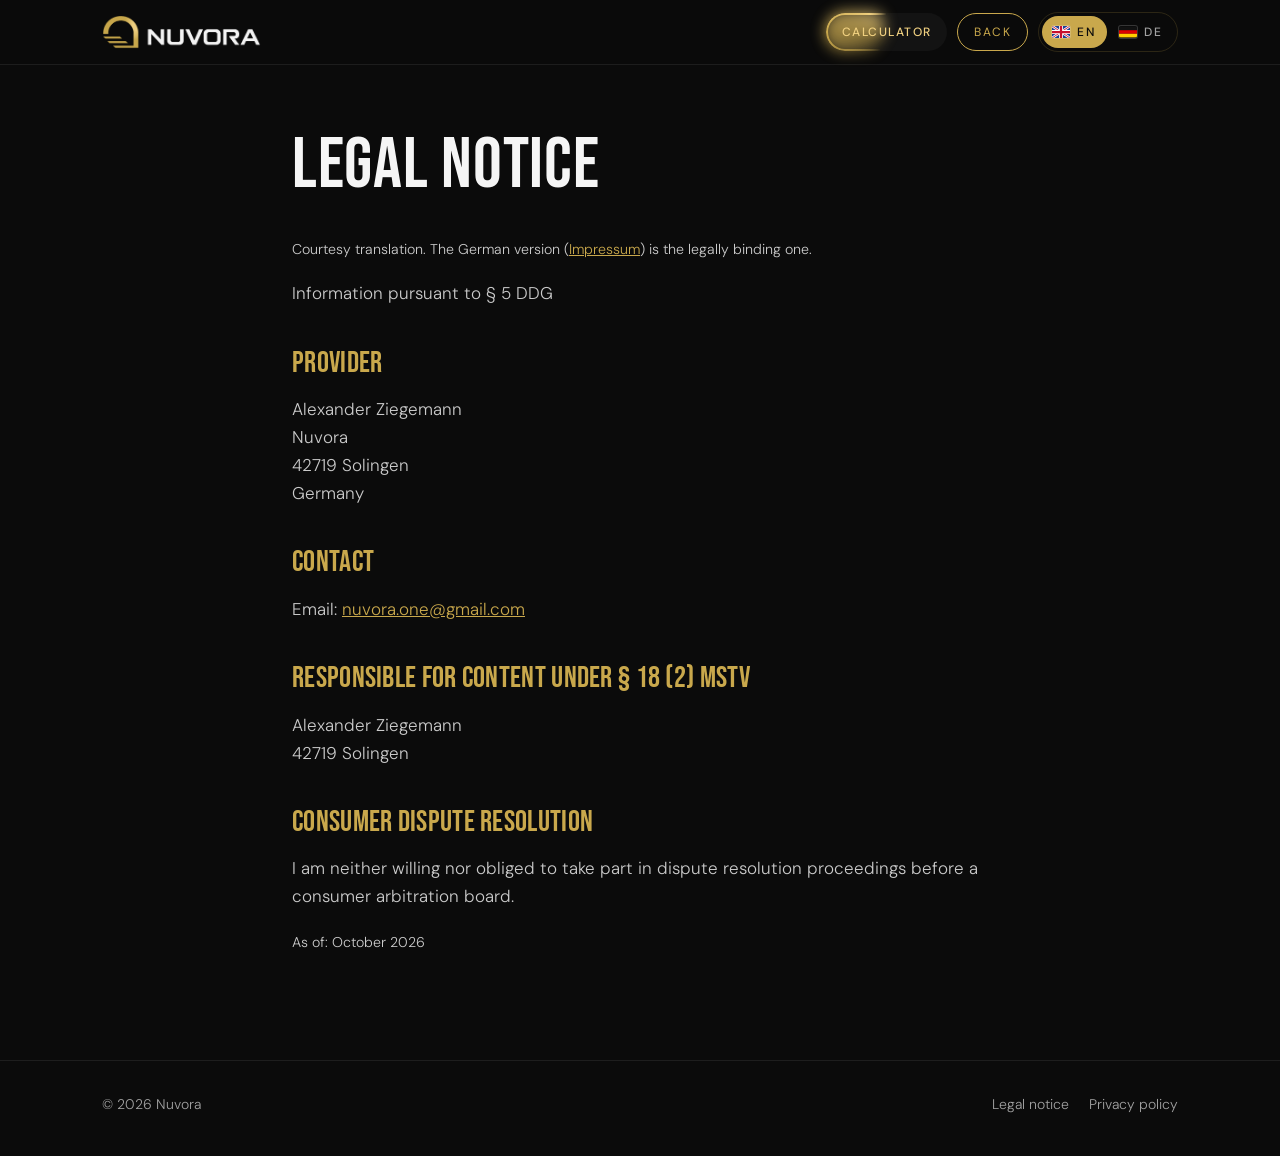
<file: en/legal-notice.html>
<!doctype html>
<html lang="en">
<head>
  <meta charset="utf-8">
  <meta name="viewport" content="width=device-width, initial-scale=1">
  <title>Legal notice – Nuvora</title>
  <meta name="robots" content="noindex">
  <meta name="theme-color" content="#0b0b0b">
  <link rel="stylesheet" href="../style.css">
</head>
<body>
  <header class="nav">
    <div class="wrap">
      <a class="logo" href="index.html" aria-label="Nuvora, home"><img src="../img/nuvora-logo.png" alt="Nuvora" width="700" height="150"></a>
      <nav class="nav-links"><a class="btn glow" href="calculator.html">Calculator</a> <a class="btn" href="index.html">Back</a> <span class="lang" role="group" aria-label="Language"><span class="cur" aria-current="true" lang="en"><svg class="flag" viewBox="0 0 60 40" width="18" height="12" aria-hidden="true" focusable="false"><rect width="60" height="40" fill="#1c3f94"/><path d="M0 0l60 40M60 0L0 40" stroke="#fff" stroke-width="8"/><path d="M0 0l60 40M60 0L0 40" stroke="#c8102e" stroke-width="3"/><path d="M30 0v40M0 20h60" stroke="#fff" stroke-width="13"/><path d="M30 0v40M0 20h60" stroke="#c8102e" stroke-width="7.5"/></svg><span class="code">EN</span></span><a href="../impressum.html" lang="de" hreflang="de" title="Deutsche Version"><svg class="flag" viewBox="0 0 5 3" width="18" height="12" aria-hidden="true" focusable="false"><rect width="5" height="1" fill="#111"/><rect y="1" width="5" height="1" fill="#d00"/><rect y="2" width="5" height="1" fill="#ffce00"/></svg><span class="code">DE</span></a></span></nav>
    </div>
  </header>

  <main class="legal">
    <div class="wrap">
      <h1>Legal notice</h1>

      <p><small>Courtesy translation. The German version (<a href="../impressum.html">Impressum</a>) is the legally binding one.</small></p>

      <p>Information pursuant to § 5 DDG</p>

      <h2>Provider</h2>
      <p>
        Alexander Ziegemann<br>
        Nuvora<br>
        42719 Solingen<br>
        Germany
      </p>

      <h2>Contact</h2>
      <p>Email: <a href="mailto:nuvora.one@gmail.com">nuvora.one@gmail.com</a></p>

      <h2>Responsible for content under § 18 (2) MStV</h2>
      <p>
        Alexander Ziegemann<br>
        42719 Solingen
      </p>

      <h2>Consumer dispute resolution</h2>
      <p>I am neither willing nor obliged to take part in dispute resolution proceedings before a consumer arbitration board.</p>

      <p><small>As of: October 2026</small></p>
    </div>
  </main>

  <footer>
    <div class="wrap">
      <span>© 2026 Nuvora</span>
      <nav aria-label="Legal">
        <a href="legal-notice.html">Legal notice</a>
        <a href="privacy.html">Privacy policy</a>
      </nav>
    </div>
  </footer>
</body>
</html>
</file>
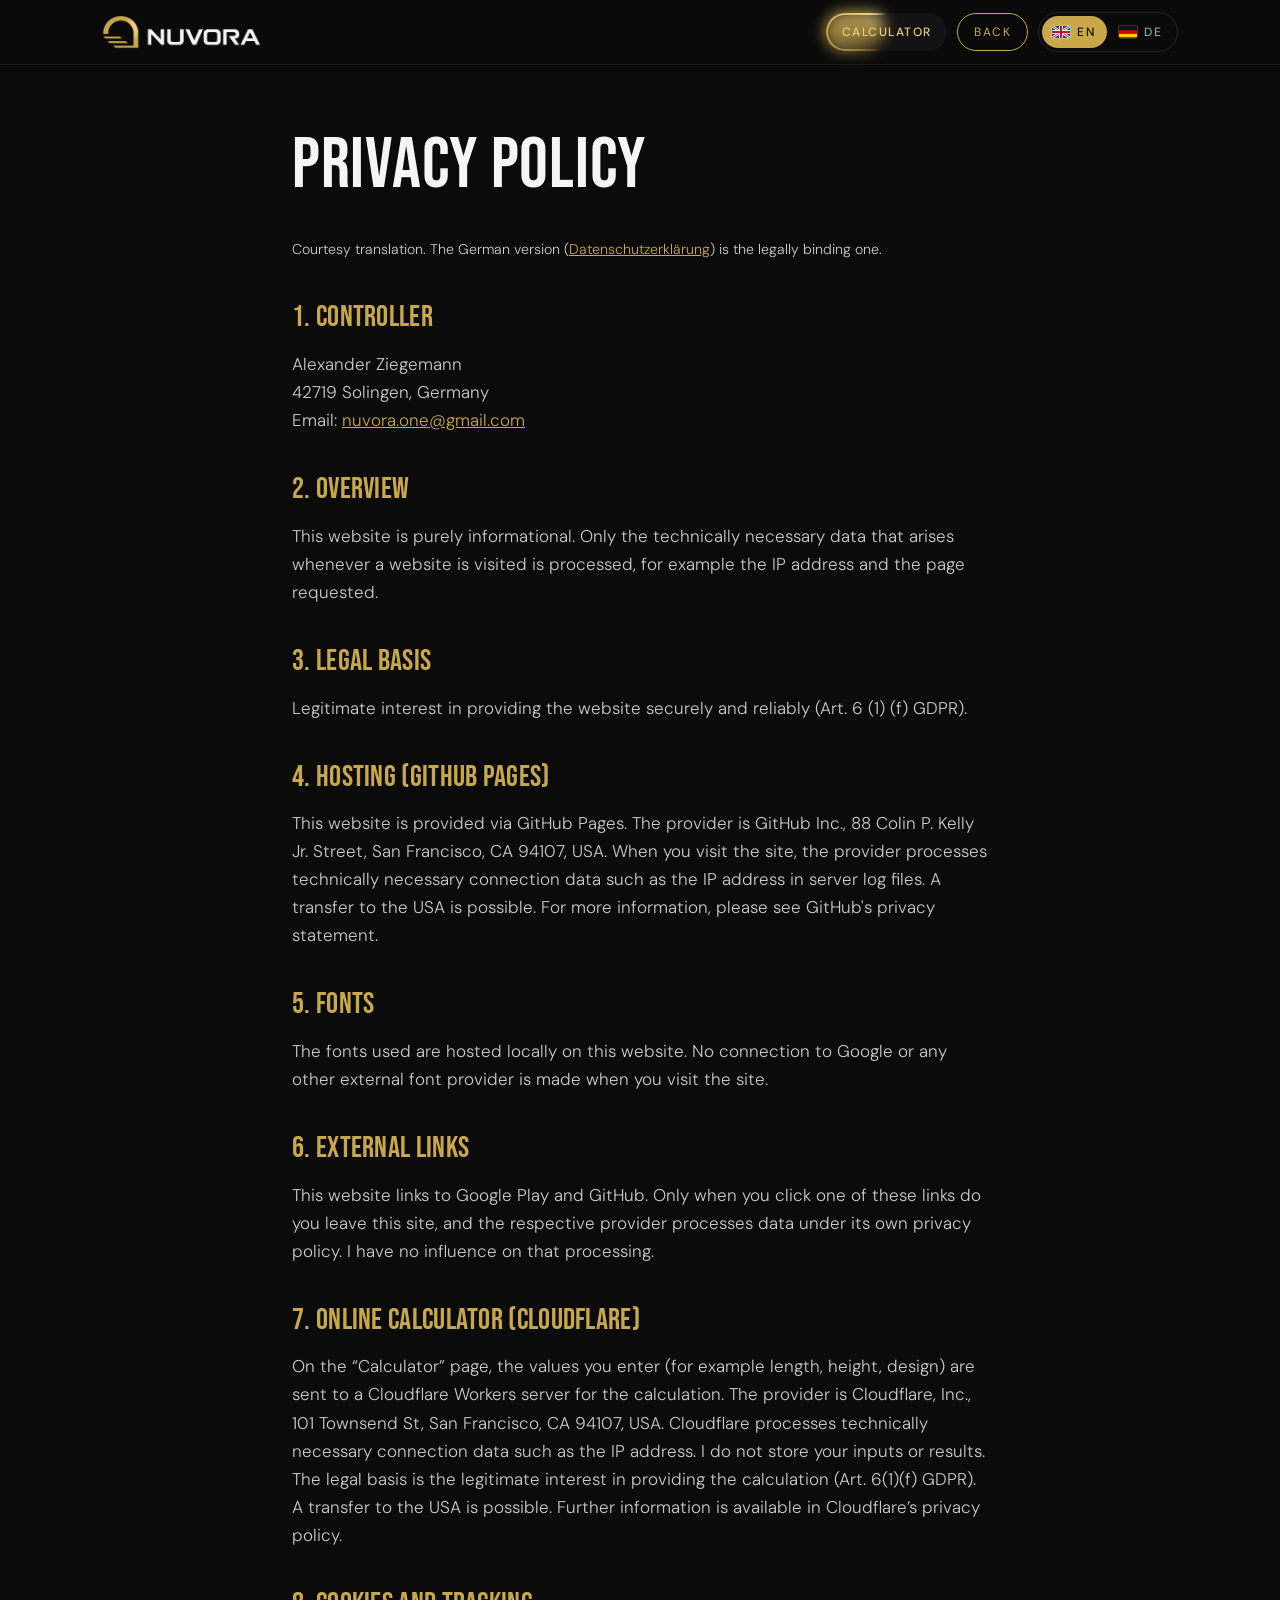
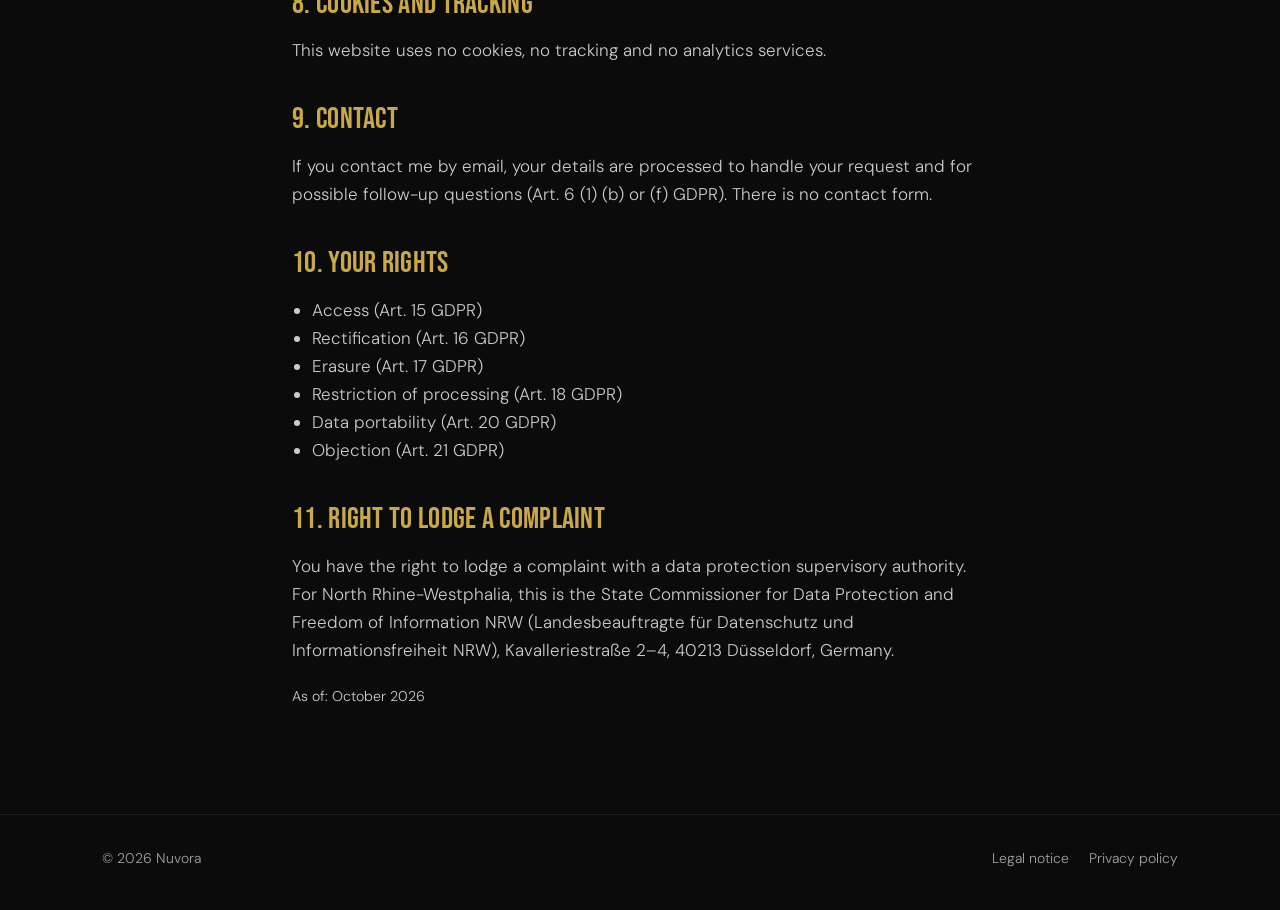
<file: en/privacy.html>
<!doctype html>
<html lang="en">
<head>
  <meta charset="utf-8">
  <meta name="viewport" content="width=device-width, initial-scale=1">
  <title>Privacy policy – Nuvora</title>
  <meta name="robots" content="noindex">
  <meta name="theme-color" content="#0b0b0b">
  <link rel="stylesheet" href="../style.css">
</head>
<body>
  <header class="nav">
    <div class="wrap">
      <a class="logo" href="index.html" aria-label="Nuvora, home"><img src="../img/nuvora-logo.png" alt="Nuvora" width="700" height="150"></a>
      <nav class="nav-links"><a class="btn glow" href="calculator.html">Calculator</a> <a class="btn" href="index.html">Back</a> <span class="lang" role="group" aria-label="Language"><span class="cur" aria-current="true" lang="en"><svg class="flag" viewBox="0 0 60 40" width="18" height="12" aria-hidden="true" focusable="false"><rect width="60" height="40" fill="#1c3f94"/><path d="M0 0l60 40M60 0L0 40" stroke="#fff" stroke-width="8"/><path d="M0 0l60 40M60 0L0 40" stroke="#c8102e" stroke-width="3"/><path d="M30 0v40M0 20h60" stroke="#fff" stroke-width="13"/><path d="M30 0v40M0 20h60" stroke="#c8102e" stroke-width="7.5"/></svg><span class="code">EN</span></span><a href="../datenschutz.html" lang="de" hreflang="de" title="Deutsche Version"><svg class="flag" viewBox="0 0 5 3" width="18" height="12" aria-hidden="true" focusable="false"><rect width="5" height="1" fill="#111"/><rect y="1" width="5" height="1" fill="#d00"/><rect y="2" width="5" height="1" fill="#ffce00"/></svg><span class="code">DE</span></a></span></nav>
    </div>
  </header>

  <main class="legal">
    <div class="wrap">
      <h1>Privacy policy</h1>

      <p><small>Courtesy translation. The German version (<a href="../datenschutz.html">Datenschutzerklärung</a>) is the legally binding one.</small></p>

      <h2>1. Controller</h2>
      <p>
        Alexander Ziegemann<br>
        42719 Solingen, Germany<br>
        Email: <a href="mailto:nuvora.one@gmail.com">nuvora.one@gmail.com</a>
      </p>

      <h2>2. Overview</h2>
      <p>This website is purely informational. Only the technically necessary data that arises whenever a website is visited is processed, for example the IP address and the page requested.</p>

      <h2>3. Legal basis</h2>
      <p>Legitimate interest in providing the website securely and reliably (Art. 6 (1) (f) GDPR).</p>

      <h2>4. Hosting (GitHub Pages)</h2>
      <p>This website is provided via GitHub Pages. The provider is GitHub Inc., 88 Colin P. Kelly Jr. Street, San Francisco, CA 94107, USA. When you visit the site, the provider processes technically necessary connection data such as the IP address in server log files. A transfer to the USA is possible. For more information, please see GitHub's privacy statement.</p>

      <h2>5. Fonts</h2>
      <p>The fonts used are hosted locally on this website. No connection to Google or any other external font provider is made when you visit the site.</p>

      <h2>6. External links</h2>
      <p>This website links to Google Play and GitHub. Only when you click one of these links do you leave this site, and the respective provider processes data under its own privacy policy. I have no influence on that processing.</p>

      <h2>7. Online calculator (Cloudflare)</h2>
      <p>On the “Calculator” page, the values you enter (for example length, height, design) are sent to a Cloudflare Workers server for the calculation. The provider is Cloudflare, Inc., 101 Townsend St, San Francisco, CA 94107, USA. Cloudflare processes technically necessary connection data such as the IP address. I do not store your inputs or results. The legal basis is the legitimate interest in providing the calculation (Art. 6(1)(f) GDPR). A transfer to the USA is possible. Further information is available in Cloudflare’s privacy policy.</p>

      <h2>8. Cookies and tracking</h2>
      <p>This website uses no cookies, no tracking and no analytics services.</p>

      <h2>9. Contact</h2>
      <p>If you contact me by email, your details are processed to handle your request and for possible follow-up questions (Art. 6 (1) (b) or (f) GDPR). There is no contact form.</p>

      <h2>10. Your rights</h2>
      <ul>
        <li>Access (Art. 15 GDPR)</li>
        <li>Rectification (Art. 16 GDPR)</li>
        <li>Erasure (Art. 17 GDPR)</li>
        <li>Restriction of processing (Art. 18 GDPR)</li>
        <li>Data portability (Art. 20 GDPR)</li>
        <li>Objection (Art. 21 GDPR)</li>
      </ul>

      <h2>11. Right to lodge a complaint</h2>
      <p>You have the right to lodge a complaint with a data protection supervisory authority. For North Rhine-Westphalia, this is the State Commissioner for Data Protection and Freedom of Information NRW (Landesbeauftragte für Datenschutz und Informationsfreiheit NRW), Kavalleriestraße 2–4, 40213 Düsseldorf, Germany.</p>

      <p><small>As of: October 2026</small></p>
    </div>
  </main>

  <footer>
    <div class="wrap">
      <span>© 2026 Nuvora</span>
      <nav aria-label="Legal">
        <a href="legal-notice.html">Legal notice</a>
        <a href="privacy.html">Privacy policy</a>
      </nav>
    </div>
  </footer>
</body>
</html>
</file>
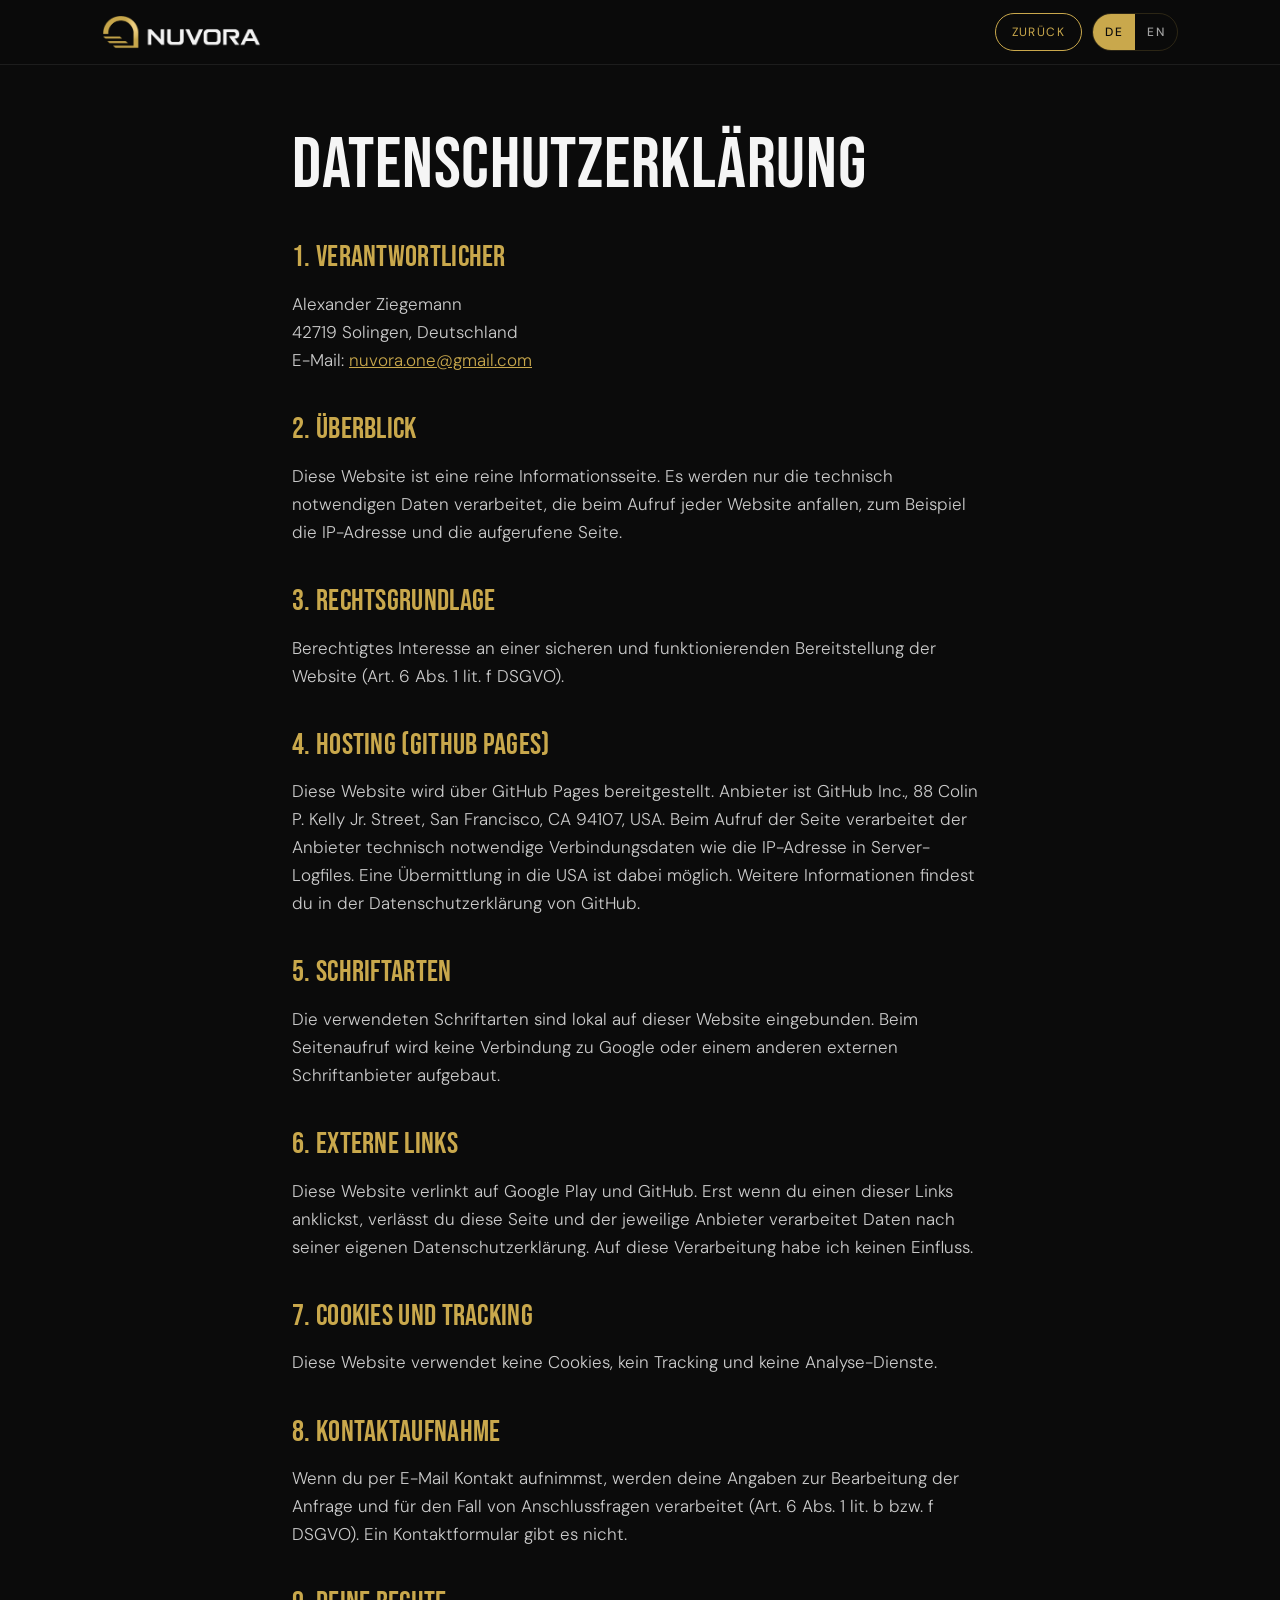
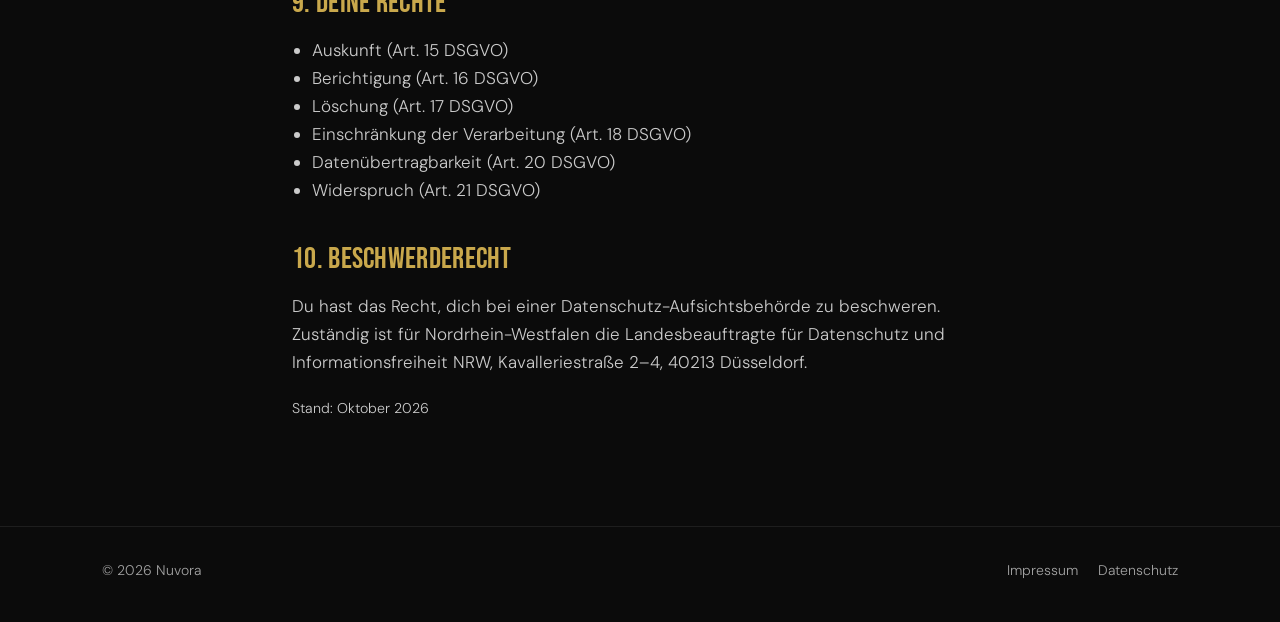
<file: fonts/datenschutz.html>
<!doctype html>
<html lang="de">
<head>
  <meta charset="utf-8">
  <meta name="viewport" content="width=device-width, initial-scale=1">
  <title>Datenschutzerklärung – Nuvora</title>
  <meta name="robots" content="noindex">
  <meta name="theme-color" content="#0b0b0b">
  <link rel="stylesheet" href="style.css">
</head>
<body>
  <header class="nav">
    <div class="wrap">
      <a class="logo" href="index.html" aria-label="Nuvora, Startseite"><img src="img/nuvora-logo.png" alt="Nuvora" width="700" height="150"></a>
      <nav class="nav-links"><a class="btn" href="index.html">Zurück</a> <span class="lang" role="group" aria-label="Sprache"><span class="cur" aria-current="true">DE</span><a href="en/privacy.html" lang="en" hreflang="en" title="English version">EN</a></span></nav>
    </div>
  </header>

  <main class="legal">
    <div class="wrap">
      <h1>Datenschutzerklärung</h1>

      <h2>1. Verantwortlicher</h2>
      <p>
        Alexander Ziegemann<br>
        42719 Solingen, Deutschland<br>
        E-Mail: <a href="mailto:nuvora.one@gmail.com">nuvora.one@gmail.com</a>
      </p>

      <h2>2. Überblick</h2>
      <p>Diese Website ist eine reine Informationsseite. Es werden nur die technisch notwendigen Daten verarbeitet, die beim Aufruf jeder Website anfallen, zum Beispiel die IP-Adresse und die aufgerufene Seite.</p>

      <h2>3. Rechtsgrundlage</h2>
      <p>Berechtigtes Interesse an einer sicheren und funktionierenden Bereitstellung der Website (Art. 6 Abs. 1 lit. f DSGVO).</p>

      <h2>4. Hosting (GitHub Pages)</h2>
      <p>Diese Website wird über GitHub Pages bereitgestellt. Anbieter ist GitHub Inc., 88 Colin P. Kelly Jr. Street, San Francisco, CA 94107, USA. Beim Aufruf der Seite verarbeitet der Anbieter technisch notwendige Verbindungsdaten wie die IP-Adresse in Server-Logfiles. Eine Übermittlung in die USA ist dabei möglich. Weitere Informationen findest du in der Datenschutzerklärung von GitHub.</p>

      <h2>5. Schriftarten</h2>
      <p>Die verwendeten Schriftarten sind lokal auf dieser Website eingebunden. Beim Seitenaufruf wird keine Verbindung zu Google oder einem anderen externen Schriftanbieter aufgebaut.</p>

      <h2>6. Externe Links</h2>
      <p>Diese Website verlinkt auf Google Play und GitHub. Erst wenn du einen dieser Links anklickst, verlässt du diese Seite und der jeweilige Anbieter verarbeitet Daten nach seiner eigenen Datenschutzerklärung. Auf diese Verarbeitung habe ich keinen Einfluss.</p>

      <h2>7. Cookies und Tracking</h2>
      <p>Diese Website verwendet keine Cookies, kein Tracking und keine Analyse-Dienste.</p>

      <h2>8. Kontaktaufnahme</h2>
      <p>Wenn du per E-Mail Kontakt aufnimmst, werden deine Angaben zur Bearbeitung der Anfrage und für den Fall von Anschlussfragen verarbeitet (Art. 6 Abs. 1 lit. b bzw. f DSGVO). Ein Kontaktformular gibt es nicht.</p>

      <h2>9. Deine Rechte</h2>
      <ul>
        <li>Auskunft (Art. 15 DSGVO)</li>
        <li>Berichtigung (Art. 16 DSGVO)</li>
        <li>Löschung (Art. 17 DSGVO)</li>
        <li>Einschränkung der Verarbeitung (Art. 18 DSGVO)</li>
        <li>Datenübertragbarkeit (Art. 20 DSGVO)</li>
        <li>Widerspruch (Art. 21 DSGVO)</li>
      </ul>

      <h2>10. Beschwerderecht</h2>
      <p>Du hast das Recht, dich bei einer Datenschutz-Aufsichtsbehörde zu beschweren. Zuständig ist für Nordrhein-Westfalen die Landesbeauftragte für Datenschutz und Informationsfreiheit NRW, Kavalleriestraße 2–4, 40213 Düsseldorf.</p>

      <p><small>Stand: Oktober 2026</small></p>
    </div>
  </main>

  <footer>
    <div class="wrap">
      <span>© 2026 Nuvora</span>
      <nav aria-label="Rechtliches">
        <a href="impressum.html">Impressum</a>
        <a href="datenschutz.html">Datenschutz</a>
      </nav>
    </div>
  </footer>
</body>
</html>
</file>
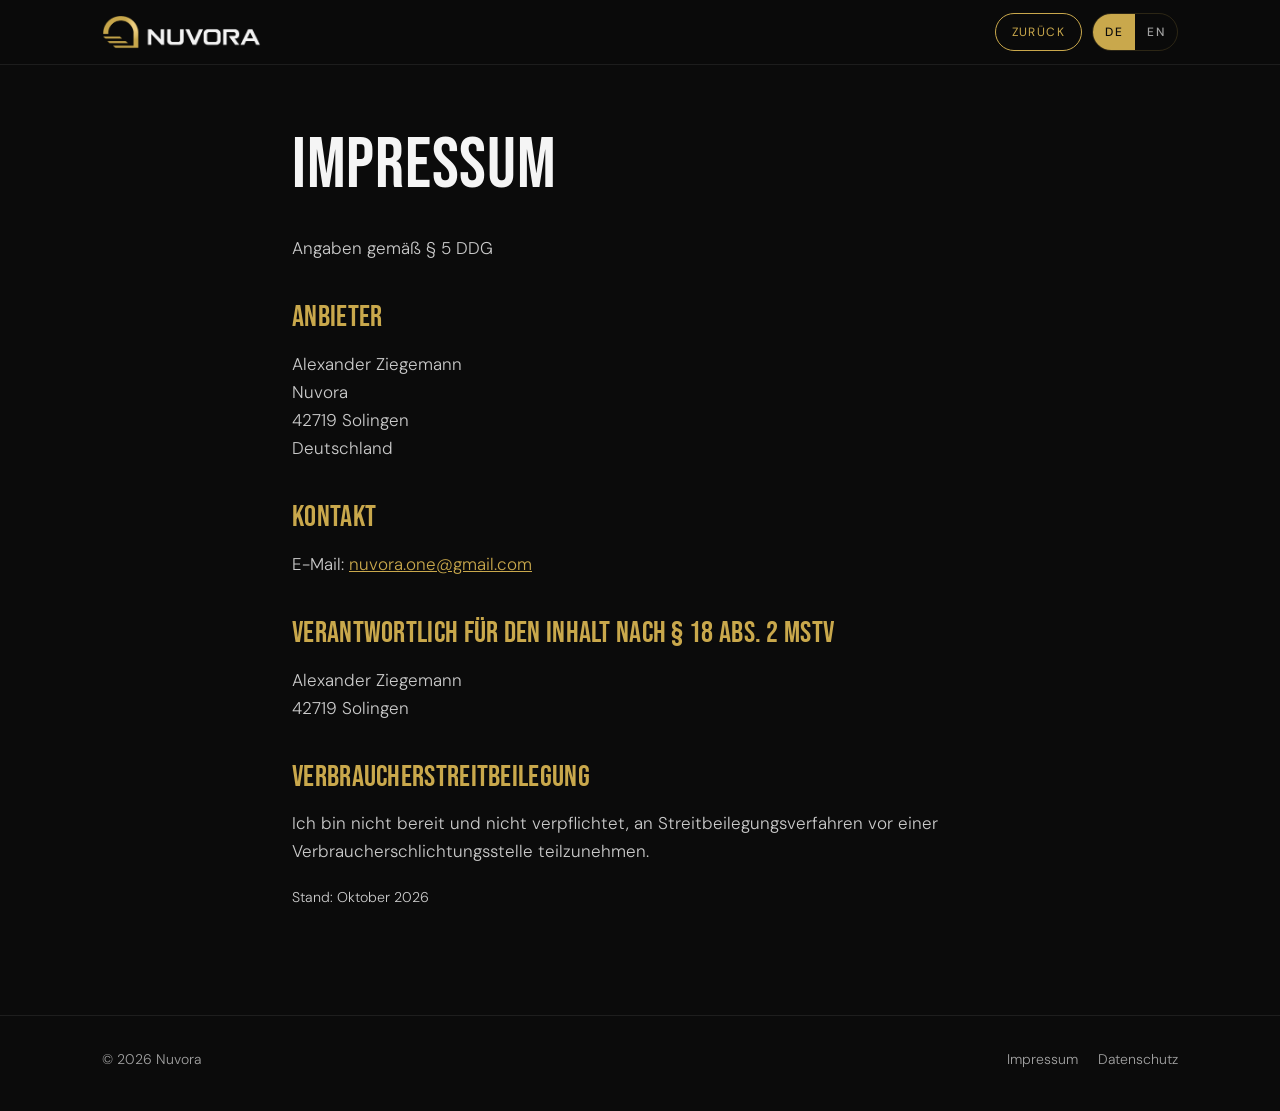
<file: fonts/impressum.html>
<!doctype html>
<html lang="de">
<head>
  <meta charset="utf-8">
  <meta name="viewport" content="width=device-width, initial-scale=1">
  <title>Impressum – Nuvora</title>
  <meta name="robots" content="noindex">
  <meta name="theme-color" content="#0b0b0b">
  <link rel="stylesheet" href="style.css">
</head>
<body>
  <header class="nav">
    <div class="wrap">
      <a class="logo" href="index.html" aria-label="Nuvora, Startseite"><img src="img/nuvora-logo.png" alt="Nuvora" width="700" height="150"></a>
      <nav class="nav-links"><a class="btn" href="index.html">Zurück</a> <span class="lang" role="group" aria-label="Sprache"><span class="cur" aria-current="true">DE</span><a href="en/legal-notice.html" lang="en" hreflang="en" title="English version">EN</a></span></nav>
    </div>
  </header>

  <main class="legal">
    <div class="wrap">
      <h1>Impressum</h1>

      <p>Angaben gemäß § 5 DDG</p>

      <h2>Anbieter</h2>
      <p>
        Alexander Ziegemann<br>
        Nuvora<br>
        42719 Solingen<br>
        Deutschland
      </p>

      <h2>Kontakt</h2>
      <p>E-Mail: <a href="mailto:nuvora.one@gmail.com">nuvora.one@gmail.com</a></p>

      <h2>Verantwortlich für den Inhalt nach § 18 Abs. 2 MStV</h2>
      <p>
        Alexander Ziegemann<br>
        42719 Solingen
      </p>

      <h2>Verbraucherstreitbeilegung</h2>
      <p>Ich bin nicht bereit und nicht verpflichtet, an Streitbeilegungsverfahren vor einer Verbraucherschlichtungsstelle teilzunehmen.</p>

      <p><small>Stand: Oktober 2026</small></p>
    </div>
  </main>

  <footer>
    <div class="wrap">
      <span>© 2026 Nuvora</span>
      <nav aria-label="Rechtliches">
        <a href="impressum.html">Impressum</a>
        <a href="datenschutz.html">Datenschutz</a>
      </nav>
    </div>
  </footer>
</body>
</html>
</file>
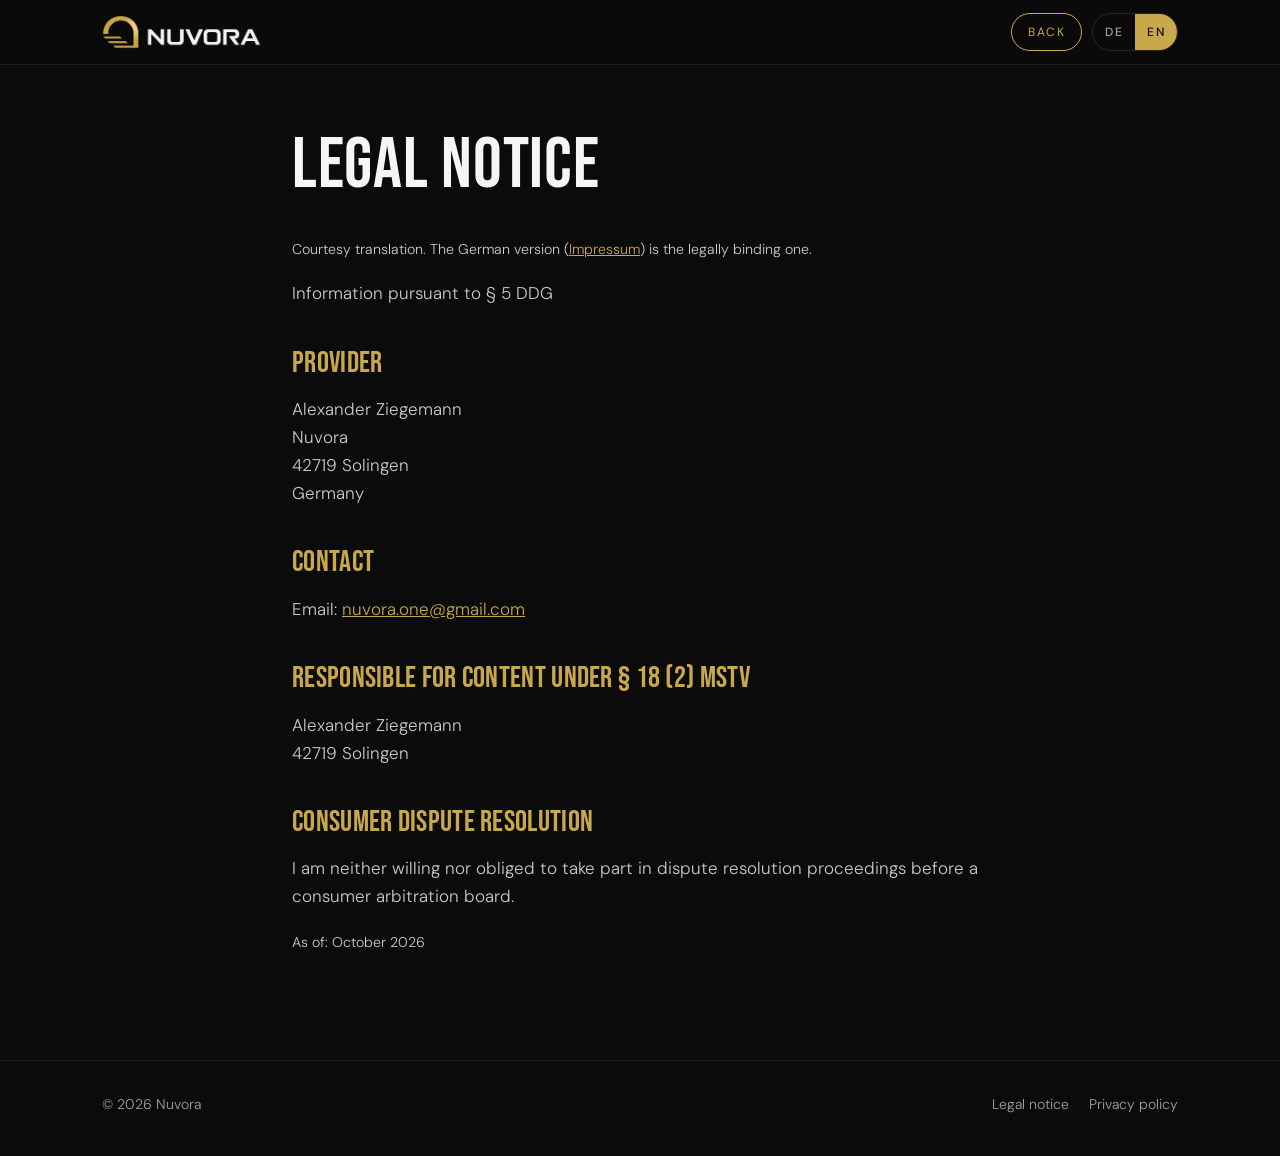
<file: fonts/en/legal-notice.html>
<!doctype html>
<html lang="en">
<head>
  <meta charset="utf-8">
  <meta name="viewport" content="width=device-width, initial-scale=1">
  <title>Legal notice – Nuvora</title>
  <meta name="robots" content="noindex">
  <meta name="theme-color" content="#0b0b0b">
  <link rel="stylesheet" href="../style.css">
</head>
<body>
  <header class="nav">
    <div class="wrap">
      <a class="logo" href="index.html" aria-label="Nuvora, home"><img src="../img/nuvora-logo.png" alt="Nuvora" width="700" height="150"></a>
      <nav class="nav-links"><a class="btn" href="index.html">Back</a> <span class="lang" role="group" aria-label="Language"><a href="../impressum.html" lang="de" hreflang="de" title="Deutsche Version">DE</a><span class="cur" aria-current="true">EN</span></span></nav>
    </div>
  </header>

  <main class="legal">
    <div class="wrap">
      <h1>Legal notice</h1>

      <p><small>Courtesy translation. The German version (<a href="../impressum.html">Impressum</a>) is the legally binding one.</small></p>

      <p>Information pursuant to § 5 DDG</p>

      <h2>Provider</h2>
      <p>
        Alexander Ziegemann<br>
        Nuvora<br>
        42719 Solingen<br>
        Germany
      </p>

      <h2>Contact</h2>
      <p>Email: <a href="mailto:nuvora.one@gmail.com">nuvora.one@gmail.com</a></p>

      <h2>Responsible for content under § 18 (2) MStV</h2>
      <p>
        Alexander Ziegemann<br>
        42719 Solingen
      </p>

      <h2>Consumer dispute resolution</h2>
      <p>I am neither willing nor obliged to take part in dispute resolution proceedings before a consumer arbitration board.</p>

      <p><small>As of: October 2026</small></p>
    </div>
  </main>

  <footer>
    <div class="wrap">
      <span>© 2026 Nuvora</span>
      <nav aria-label="Legal">
        <a href="legal-notice.html">Legal notice</a>
        <a href="privacy.html">Privacy policy</a>
      </nav>
    </div>
  </footer>
</body>
</html>
</file>
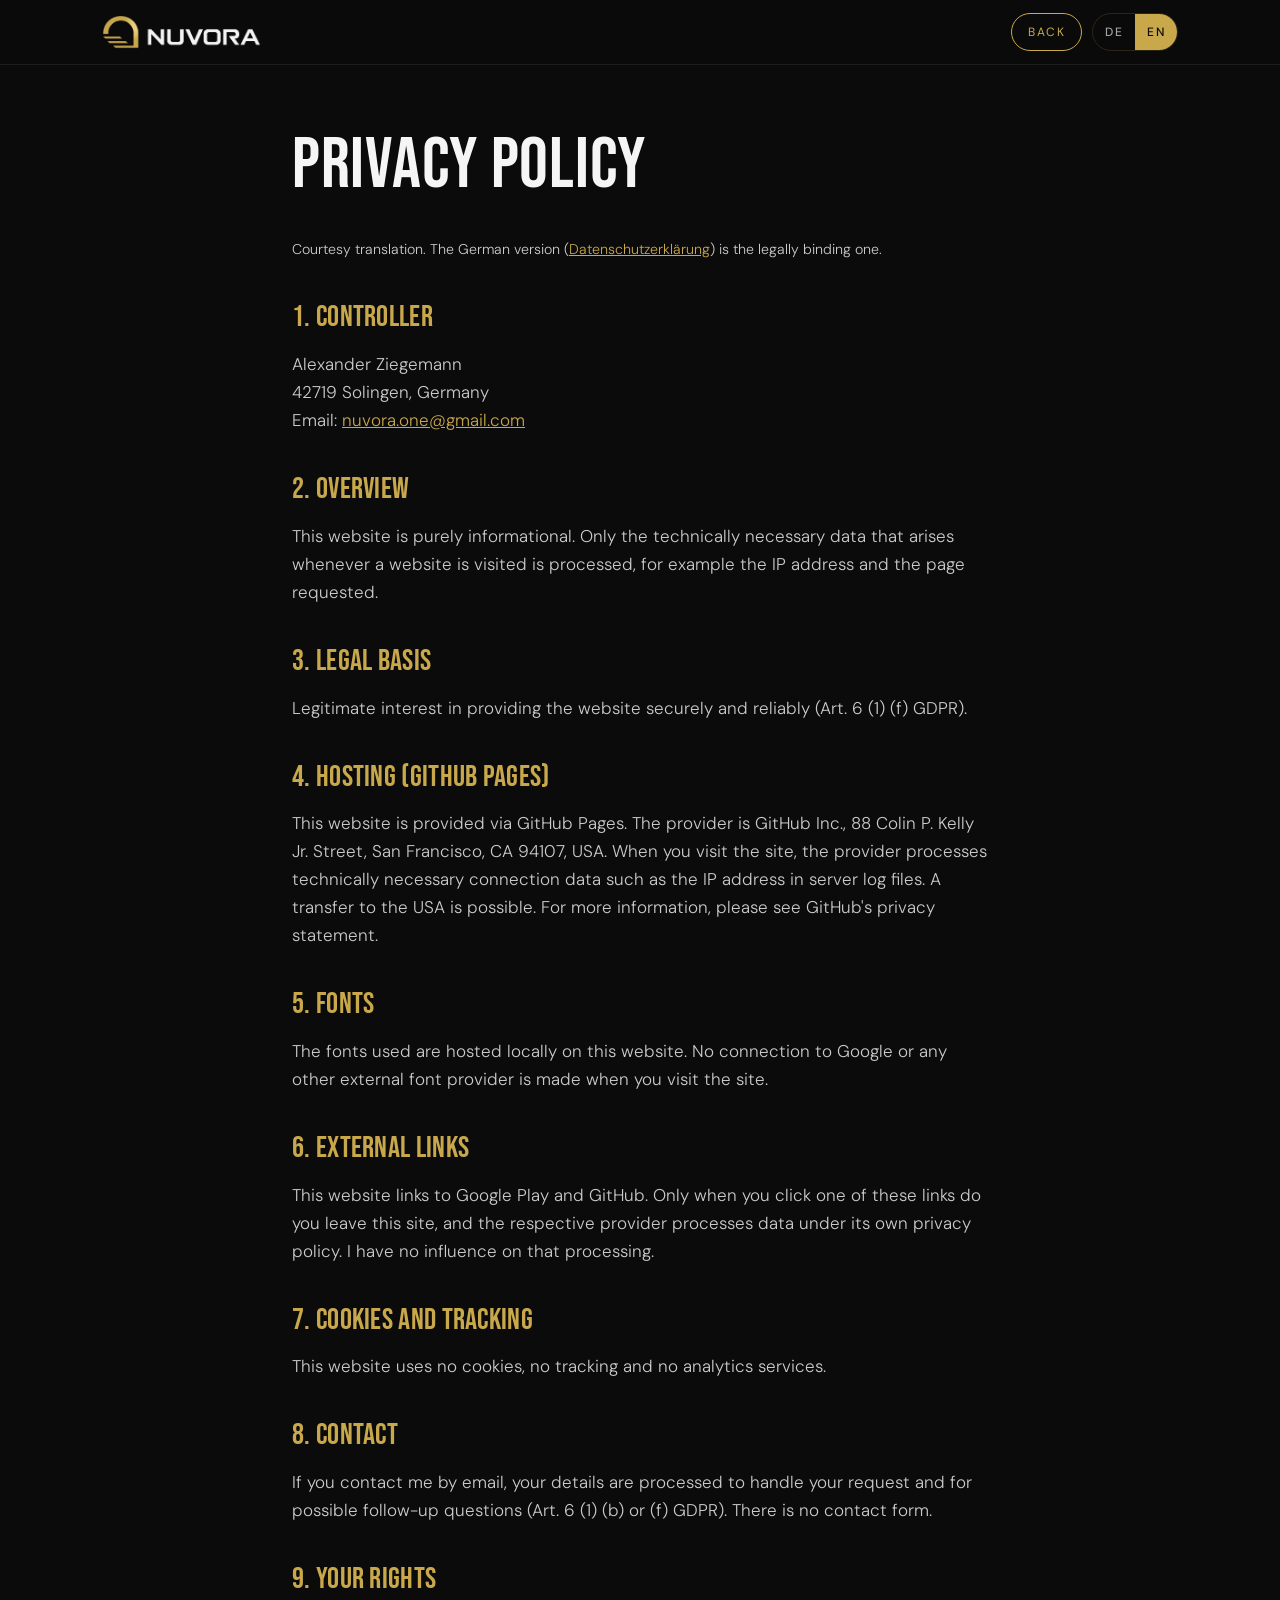
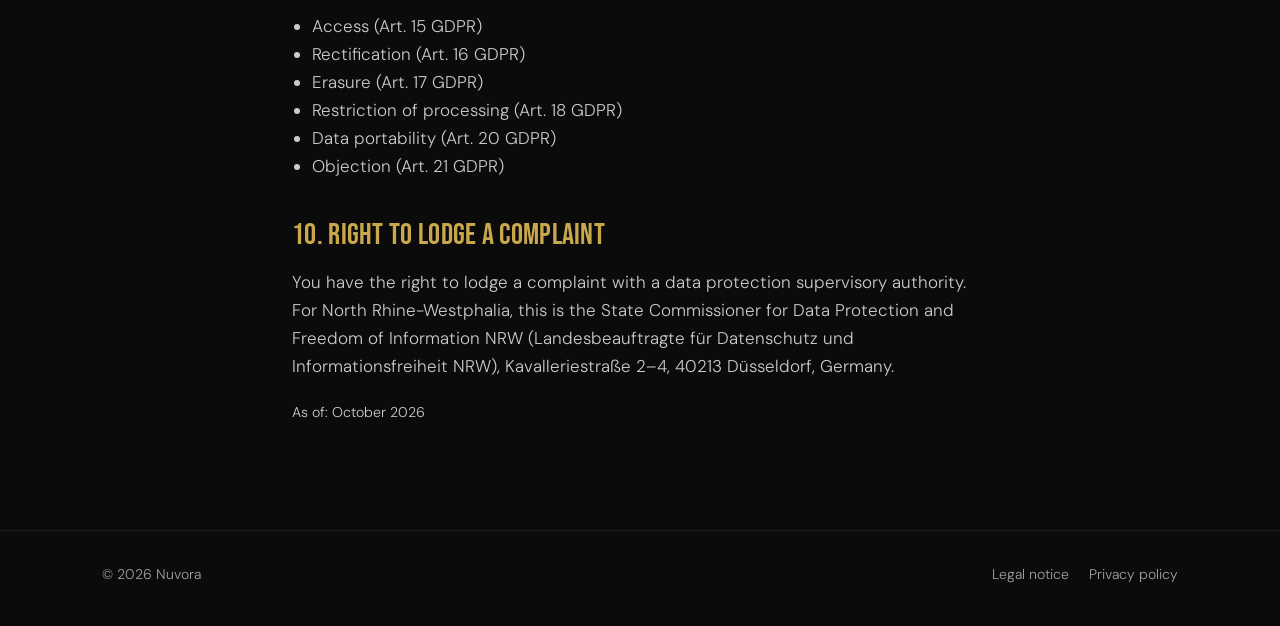
<file: fonts/en/privacy.html>
<!doctype html>
<html lang="en">
<head>
  <meta charset="utf-8">
  <meta name="viewport" content="width=device-width, initial-scale=1">
  <title>Privacy policy – Nuvora</title>
  <meta name="robots" content="noindex">
  <meta name="theme-color" content="#0b0b0b">
  <link rel="stylesheet" href="../style.css">
</head>
<body>
  <header class="nav">
    <div class="wrap">
      <a class="logo" href="index.html" aria-label="Nuvora, home"><img src="../img/nuvora-logo.png" alt="Nuvora" width="700" height="150"></a>
      <nav class="nav-links"><a class="btn" href="index.html">Back</a> <span class="lang" role="group" aria-label="Language"><a href="../datenschutz.html" lang="de" hreflang="de" title="Deutsche Version">DE</a><span class="cur" aria-current="true">EN</span></span></nav>
    </div>
  </header>

  <main class="legal">
    <div class="wrap">
      <h1>Privacy policy</h1>

      <p><small>Courtesy translation. The German version (<a href="../datenschutz.html">Datenschutzerklärung</a>) is the legally binding one.</small></p>

      <h2>1. Controller</h2>
      <p>
        Alexander Ziegemann<br>
        42719 Solingen, Germany<br>
        Email: <a href="mailto:nuvora.one@gmail.com">nuvora.one@gmail.com</a>
      </p>

      <h2>2. Overview</h2>
      <p>This website is purely informational. Only the technically necessary data that arises whenever a website is visited is processed, for example the IP address and the page requested.</p>

      <h2>3. Legal basis</h2>
      <p>Legitimate interest in providing the website securely and reliably (Art. 6 (1) (f) GDPR).</p>

      <h2>4. Hosting (GitHub Pages)</h2>
      <p>This website is provided via GitHub Pages. The provider is GitHub Inc., 88 Colin P. Kelly Jr. Street, San Francisco, CA 94107, USA. When you visit the site, the provider processes technically necessary connection data such as the IP address in server log files. A transfer to the USA is possible. For more information, please see GitHub's privacy statement.</p>

      <h2>5. Fonts</h2>
      <p>The fonts used are hosted locally on this website. No connection to Google or any other external font provider is made when you visit the site.</p>

      <h2>6. External links</h2>
      <p>This website links to Google Play and GitHub. Only when you click one of these links do you leave this site, and the respective provider processes data under its own privacy policy. I have no influence on that processing.</p>

      <h2>7. Cookies and tracking</h2>
      <p>This website uses no cookies, no tracking and no analytics services.</p>

      <h2>8. Contact</h2>
      <p>If you contact me by email, your details are processed to handle your request and for possible follow-up questions (Art. 6 (1) (b) or (f) GDPR). There is no contact form.</p>

      <h2>9. Your rights</h2>
      <ul>
        <li>Access (Art. 15 GDPR)</li>
        <li>Rectification (Art. 16 GDPR)</li>
        <li>Erasure (Art. 17 GDPR)</li>
        <li>Restriction of processing (Art. 18 GDPR)</li>
        <li>Data portability (Art. 20 GDPR)</li>
        <li>Objection (Art. 21 GDPR)</li>
      </ul>

      <h2>10. Right to lodge a complaint</h2>
      <p>You have the right to lodge a complaint with a data protection supervisory authority. For North Rhine-Westphalia, this is the State Commissioner for Data Protection and Freedom of Information NRW (Landesbeauftragte für Datenschutz und Informationsfreiheit NRW), Kavalleriestraße 2–4, 40213 Düsseldorf, Germany.</p>

      <p><small>As of: October 2026</small></p>
    </div>
  </main>

  <footer>
    <div class="wrap">
      <span>© 2026 Nuvora</span>
      <nav aria-label="Legal">
        <a href="legal-notice.html">Legal notice</a>
        <a href="privacy.html">Privacy policy</a>
      </nav>
    </div>
  </footer>
</body>
</html>
</file>
<file: style.css>
/* ==========================================================
   NUVORA – Stylesheet
   Farben und Schriften hier oben ändern, wirkt auf alle Seiten.
   ========================================================== */

@font-face { font-family: "DM Sans"; font-weight: 300; font-style: normal; font-display: swap; src: url("fonts/dm-sans-latin-300-normal.woff2") format("woff2"); }
@font-face { font-family: "DM Sans"; font-weight: 400; font-style: normal; font-display: swap; src: url("fonts/dm-sans-latin-400-normal.woff2") format("woff2"); }
@font-face { font-family: "DM Sans"; font-weight: 500; font-style: normal; font-display: swap; src: url("fonts/dm-sans-latin-500-normal.woff2") format("woff2"); }
@font-face { font-family: "Bebas Neue"; font-weight: 400; font-style: normal; font-display: swap; src: url("fonts/bebas-neue-latin-400-normal.woff2") format("woff2"); }

:root {
  --black: #0b0b0b;      /* Seitenhintergrund */
  --surface: #131313;    /* Karten */
  --surface2: #191919;   /* abgesetzte Bereiche */
  --gold: #c9a84c;       /* Hauptakzent */
  --gold-light: #f0d080; /* Hover */
  --white: #f5f5f5;      /* Text */
  --muted: #a2a2a2;      /* Nebentext */
  --border: rgba(201, 168, 76, 0.18);
  --line: rgba(255, 255, 255, 0.08);
  --sans: "DM Sans", system-ui, -apple-system, "Segoe UI", sans-serif;
  --display: "Bebas Neue", "DM Sans", sans-serif;
  --gutter: 16px;
}

*, *::before, *::after { box-sizing: border-box; }
html { scroll-behavior: smooth; scroll-padding-top: 76px; -webkit-text-size-adjust: 100%; }
body {
  margin: 0;
  background: var(--black);
  color: var(--white);
  font-family: var(--sans);
  font-weight: 300;
  font-size: 17px;
  line-height: 1.65;
  -webkit-font-smoothing: antialiased;
}
img, svg { max-width: 100%; display: block; }
a { color: inherit; }
:focus-visible { outline: 2px solid var(--gold-light); outline-offset: 3px; border-radius: 4px; }

.wrap { width: 100%; max-width: 1140px; margin: 0 auto; padding: 0 var(--gutter); }
.skip { position: absolute; left: -999px; top: 8px; background: var(--gold); color: var(--black); padding: 8px 14px; border-radius: 999px; z-index: 100; }
.skip:focus { left: 8px; }

/* ---------- Navigation ---------- */
.nav {
  position: sticky; top: 0; z-index: 50;
  background: rgba(11, 11, 11, 0.97);
  border-bottom: 1px solid var(--line);
}
.nav .wrap { display: flex; align-items: center; justify-content: space-between; gap: 16px; min-height: 64px; }
.logo { display: inline-flex; align-items: center; text-decoration: none; }
.logo img { height: 34px; width: auto; }
.nav-links { display: flex; align-items: center; gap: 10px; }

/* ---------- Buttons ---------- */
.btn {
  display: inline-flex; align-items: center; justify-content: center;
  min-height: 44px; padding: 0 22px;
  border: 1px solid var(--gold); border-radius: 999px;
  background: transparent; color: var(--gold);
  font: 400 13px/1 var(--sans); letter-spacing: 0.12em; text-transform: uppercase;
  text-decoration: none; cursor: pointer;
  transition: background .2s, color .2s, border-color .2s;
}
.btn:hover { background: rgba(201, 168, 76, 0.12); border-color: var(--gold-light); color: var(--gold-light); }
.btn.primary { background: var(--gold); color: var(--black); font-weight: 500; }
.btn.primary:hover { background: var(--gold-light); border-color: var(--gold-light); color: var(--black); }
.btn.ghost { border-color: var(--line); color: var(--white); }
.btn.ghost:hover { border-color: var(--gold); color: var(--gold); background: transparent; }
.nav .btn { min-height: 38px; padding: 0 16px; font-size: 12px; }

/* ---------- Sprachumschalter (Pille mit Flaggen) ---------- */
.lang { display: inline-flex; align-items: center; gap: 2px; padding: 3px; border: 1px solid var(--border); border-radius: 999px; }
.lang a, .lang .cur { display: inline-flex; align-items: center; gap: 7px; min-height: 32px; padding: 0 12px 0 10px; border-radius: 999px; font: 500 12px/1 var(--sans); letter-spacing: 0.12em; text-decoration: none; }
.lang a { color: var(--muted); transition: color .2s, background .2s; }
.lang a:hover { color: var(--gold-light); background: rgba(201, 168, 76, 0.10); }
.lang .cur { background: var(--gold); color: var(--black); }
.flag { flex: none; border-radius: 2px; box-shadow: 0 0 0 1px rgba(255, 255, 255, 0.18); }
@media (max-width: 480px) {
  .lang a, .lang .cur { padding: 0 9px; }
  .lang .code { position: absolute; width: 1px; height: 1px; overflow: hidden; clip: rect(0 0 0 0); white-space: nowrap; }
  .logo img { height: 30px; }
  .nav .wrap { gap: 10px; }
}
@media (max-width: 359px) { .nav-links .btn:not(.ghost) { display: none; } }

/* ---------- Typografie ---------- */
.eyebrow {
  display: block; margin-bottom: 18px;
  font: 500 12px/1.4 var(--sans); letter-spacing: 0.24em; text-transform: uppercase; color: var(--gold);
}
h1, h2, h3 { font-family: var(--display); font-weight: 400; margin: 0; letter-spacing: 0.01em; line-height: 1.02; text-transform: uppercase; }
h1 { font-size: clamp(46px, 9vw, 96px); }
h2 { font-size: clamp(36px, 6vw, 58px); }
h3 { font-size: 30px; letter-spacing: 0.03em; }
em { font-style: normal; color: var(--gold); }
.lead { max-width: 56ch; margin: 24px 0 0; font-size: 18px; color: rgba(245, 245, 245, 0.78); }

/* ---------- Hero ---------- */
.hero { padding: 72px 0 80px; border-bottom: 1px solid var(--line); background: radial-gradient(900px 420px at 85% 10%, rgba(201,168,76,0.10), transparent 70%), var(--black); }
.hero-grid { display: grid; gap: 48px; align-items: center; }
.hero .actions { display: flex; flex-wrap: wrap; gap: 12px; margin-top: 36px; }
.hero-card {
  background: var(--surface); border: 1px solid var(--border); border-radius: 20px;
  padding: 32px 28px; display: grid; gap: 4px;
}
.stat { padding: 18px 0; border-bottom: 1px solid var(--line); }
.stat:last-child { border-bottom: 0; }
.stat b { display: block; font: 400 56px/1 var(--display); color: var(--gold); letter-spacing: 0.02em; }
.stat span { display: block; margin-top: 4px; color: var(--muted); font-size: 15px; }

/* ---------- Bereiche ---------- */
section { padding: 88px 0; }
.alt { background: var(--surface2); border-block: 1px solid var(--line); }
.section-head { max-width: 62ch; margin-bottom: 48px; }
#apps .section-head { max-width: 100ch; }
.section-head p { margin: 20px 0 0; color: rgba(245, 245, 245, 0.78); }

/* ---------- App-Karten ---------- */
.cards { display: grid; gap: 16px; grid-template-columns: 1fr; grid-auto-rows: 1fr; }
.card {
  background: var(--surface); border: 1px solid var(--border); border-radius: 20px;
  padding: 28px; display: flex; flex-direction: column; gap: 14px;
  transition: border-color .25s, transform .25s;
}
.card:hover { border-color: rgba(201, 168, 76, 0.5); transform: translateY(-3px); }
.card .meta { display: flex; flex-wrap: wrap; gap: 8px; align-items: center; }
.tag {
  display: inline-block; padding: 4px 12px; border-radius: 999px;
  border: 1px solid var(--line); color: var(--muted);
  font: 500 11px/1.5 var(--sans); letter-spacing: 0.14em; text-transform: uppercase;
}
.tag.status { border-color: var(--border); color: var(--gold); }
.card p { margin: 0; color: rgba(245, 245, 245, 0.78); font-size: 16px; }

.card-actions { display: flex; flex-wrap: wrap; gap: 10px; margin-top: auto; padding-top: 8px; }
.tag.live { border-color: rgba(201, 168, 76, 0.5); background: rgba(201, 168, 76, 0.12); color: var(--gold-light); }

/* ---------- Info-Fenster ---------- */
.card.clickable { cursor: pointer; }
.more {
  align-self: flex-start; margin-top: auto; padding: 8px 0; background: none; border: 0;
  color: var(--gold); font: 500 13px/1 var(--sans); letter-spacing: 0.12em; text-transform: uppercase; cursor: pointer;
}
.more:hover { color: var(--gold-light); }
.card .more + .card-actions { margin-top: 0; }
.js .card .more { display: inline-block; }
.card .more { display: none; }

dialog.info {
  width: min(580px, calc(100vw - 32px)); max-height: calc(100vh - 48px); padding: 0; overflow: auto;
  background: var(--surface); color: var(--white);
  border: 1px solid var(--border); border-radius: 20px;
  box-shadow: 0 30px 80px rgba(0, 0, 0, 0.6);
}
dialog.info::backdrop { background: rgba(0, 0, 0, 0.75); }
dialog.info[open] { animation: pop .22s ease; }
@keyframes pop { from { opacity: 0; transform: translateY(10px) scale(.98); } to { opacity: 1; transform: none; } }
.info-inner { position: relative; padding: 36px 32px 32px; display: flex; flex-direction: column; gap: 16px; }
.info-inner h3 { font-size: 40px; }
.info-intro { margin: 0; color: rgba(245, 245, 245, 0.85); }
.info-inner ul { margin: 0; padding: 0; list-style: none; border-top: 1px solid var(--line); }
.info-inner li { position: relative; padding: 12px 0 12px 22px; border-bottom: 1px solid var(--line); font-size: 16px; color: rgba(245, 245, 245, 0.8); }
.info-inner li::before { content: ""; position: absolute; left: 2px; top: 21px; width: 7px; height: 7px; border-radius: 50%; background: var(--gold); }
.info-inner .card-actions { margin-top: 8px; padding-top: 0; }
.close {
  position: absolute; top: 12px; right: 12px; width: 44px; height: 44px; border-radius: 50%;
  background: transparent; border: 1px solid var(--line); color: var(--white);
  font: 300 26px/1 var(--sans); cursor: pointer;
}
.close:hover { border-color: var(--gold); color: var(--gold); }
@media (max-width: 719px) { .info-inner { padding: 32px 20px 24px; } .info-inner h3 { font-size: 34px; } }
@media (prefers-reduced-motion: reduce) { dialog.info[open] { animation: none; } }

.card-foot { margin-top: auto; display: flex; flex-direction: column; align-items: flex-start; gap: 10px; }
.card-foot .more { margin-top: 0; padding: 4px 0; }
.card-foot .card-actions { margin-top: 0; padding-top: 0; }
.section-head p { text-wrap: balance; }
.lead { text-wrap: pretty; }
.m-only { display: none; }
@media (max-width: 719px) {
  .d-only { display: none; }
  .m-only { display: inline; }
}

/* ---------- Über ---------- */
.about-grid { display: grid; gap: 40px; }
.facts { display: grid; gap: 0; border-top: 1px solid var(--line); }
.facts div { display: flex; justify-content: space-between; gap: 16px; padding: 16px 0; border-bottom: 1px solid var(--line); }
.facts dt { color: var(--muted); }
.facts dd { margin: 0; text-align: right; }

/* ---------- Kontakt ---------- */
.contact { text-align: center; }
.contact .section-head { margin-inline: auto; }
.mail { display: inline-block; margin-top: 8px; font: 400 clamp(22px, 5vw, 36px)/1.3 var(--sans); color: var(--gold); text-decoration: none; border-bottom: 1px solid var(--border); overflow-wrap: anywhere; }
.mail:hover { color: var(--gold-light); border-color: var(--gold-light); }

/* ---------- Footer ---------- */
footer { padding: 32px 0 40px; border-top: 1px solid var(--line); color: var(--muted); font-size: 14px; }
footer .wrap { display: flex; flex-wrap: wrap; justify-content: space-between; gap: 12px 24px; }
footer nav { display: flex; gap: 20px; }
footer a { text-decoration: none; }
footer a:hover { color: var(--gold); }

/* ---------- Rechtstexte ---------- */
.legal { padding: 64px 0 88px; }
.legal .wrap { max-width: 760px; }
.legal h1 { font-size: clamp(44px, 8vw, 72px); margin-bottom: 32px; }
.legal h2 { font-size: 30px; margin: 40px 0 12px; color: var(--gold); }
.legal p, .legal li { color: rgba(245, 245, 245, 0.82); }
.legal ul { padding-left: 20px; }
.legal a { color: var(--gold); }
.todo { background: rgba(201, 168, 76, 0.16); color: var(--gold-light); padding: 0 6px; border-radius: 4px; }

/* ---------- Einblend-Animation (nur mit JavaScript, dezent) ---------- */
.js .reveal { opacity: 0; transform: translateY(18px); transition: opacity .7s ease, transform .7s ease; }
.js .reveal.in { opacity: 1; transform: none; }

/* ---------- Tablet / Desktop ---------- */
@media (min-width: 720px) {
  :root { --gutter: 32px; }
  .cards { grid-template-columns: repeat(2, 1fr); }
  .about-grid { grid-template-columns: 1.2fr 1fr; gap: 64px; }
}
@media (min-width: 980px) {
  .hero-grid { grid-template-columns: 1.3fr 0.7fr; gap: 72px; }
}
@media (max-width: 719px) {
  .nav-links .btn.ghost { display: none; }
  section { padding: 64px 0; }
  .hero { padding: 48px 0 56px; }
}
@media (prefers-reduced-motion: reduce) {
  html { scroll-behavior: auto; }
  .js .reveal { opacity: 1; transform: none; transition: none; }
  .card, .btn { transition: none; }
}

/* ---------- Menü-Button mit leuchtendem, laufendem Rand ---------- */
@property --ang { syntax: "<angle>"; initial-value: 0deg; inherits: false; }
.btn.glow {
  position: relative; isolation: isolate; border: 0; background: var(--surface);
  color: var(--gold-light); font-weight: 500;
}
.btn.glow::before, .btn.glow::after {
  content: ""; position: absolute; inset: 0; border-radius: inherit; pointer-events: none;
  background: conic-gradient(from var(--ang), transparent 0 55%, var(--gold) 75%, var(--gold-light) 88%, transparent 100%);
  animation: glow-spin 3.2s linear infinite;
}
.btn.glow::before {
  padding: 2px; z-index: 1;
  -webkit-mask: linear-gradient(#000 0 0) content-box, linear-gradient(#000 0 0);
  -webkit-mask-composite: xor; mask-composite: exclude;
}
.btn.glow::after { inset: -2px; z-index: -1; filter: blur(7px); opacity: .75; }
.btn.glow:hover { background: #1b1b1b; color: var(--white); }
@keyframes glow-spin { to { --ang: 360deg; } }
@media (prefers-reduced-motion: reduce) {
  .btn.glow::before, .btn.glow::after { animation: none; }
}
@media (max-width: 359px) { .nav-links .btn.glow { display: inline-flex; padding: 0 12px; } }

/* ---------- Rechner ---------- */
.calc { padding: 48px 0 88px; }
.calc .wrap { max-width: 860px; }
.calc h1 { font-size: clamp(40px, 8vw, 72px); margin-bottom: 14px; }
.calc .lead { color: rgba(245,245,245,.78); margin: 0 0 32px; max-width: 62ch; text-wrap: balance; }
.calc-card { background: var(--surface); border: 1px solid var(--border); border-radius: 22px; padding: 22px 18px; }
.calc .row { display: grid; grid-template-columns: 1fr; gap: 14px; margin-bottom: 14px; }
.calc .row:last-child { margin-bottom: 0; }
.calc .f { display: flex; flex-direction: column; gap: 6px; }
.calc .f > span { font-size: 12px; letter-spacing: .08em; text-transform: uppercase; color: var(--muted); }
.calc select, .calc input[type="text"] {
  width: 100%; min-height: 46px; padding: 0 14px; border-radius: 14px;
  border: 1px solid var(--line); background: var(--surface2); color: var(--white);
  font: 400 16px/1 var(--sans);
}
.calc select:focus, .calc input[type="text"]:focus { outline: none; border-color: var(--gold); box-shadow: 0 0 0 3px rgba(201,168,76,.18); }
.calc select:disabled { opacity: .6; }
.calc .combo { display: flex; flex-direction: column; gap: 8px; }
.calc .combo input[hidden] { display: none; }
.calc-actions { margin-top: 22px; display: flex; justify-content: center; }
.calc-actions .btn { min-width: 220px; min-height: 50px; background: var(--gold); color: var(--black); font-weight: 500; }
.calc-actions .btn:hover { background: var(--gold-light); }
.calc-actions .btn:disabled { opacity: .7; cursor: progress; }
.calc-note { margin: 18px 0 0; padding: 12px 16px; border: 1px solid var(--gold); border-radius: 14px; color: var(--gold-light); text-align: center; }
.calc-out { margin-top: 28px; }
.calc-out h2 { font-size: 34px; margin-bottom: 14px; color: var(--gold); }
.res { margin: 0; border-top: 1px solid var(--line); }
.res > div { display: flex; justify-content: space-between; gap: 16px; padding: 11px 2px; border-bottom: 1px solid var(--line); }
.res dt { color: var(--muted); }
.res dd { margin: 0; text-align: right; font-weight: 500; }
.calc-hint { margin-top: 28px; font-size: 13px; color: var(--muted); }
@media (min-width: 720px) {
  .calc-card { padding: 30px 28px; }
  .calc .row { grid-template-columns: 1fr 1fr; gap: 18px; margin-bottom: 18px; }
  .calc .row:has(> .f:only-child) { grid-template-columns: 1fr; }
}

/* Menü auf kleinen Displays: Logo darf nicht zusammengedrückt werden */
.logo { flex-shrink: 0; }
@media (max-width: 480px) {
  .nav .wrap { gap: 8px; }
  .nav-links { gap: 6px; }
  .logo img { height: 28px; width: auto; }
  .nav .btn.glow { padding: 0 12px; letter-spacing: .06em; }
}
@media (max-width: 340px) { .logo img { height: 24px; } .nav .btn.glow { padding: 0 9px; font-size: 11px; } }
@media (max-width: 480px) { .nav-links .btn:not(.glow) { display: none; } }
.legal h1 { font-size: clamp(34px, 8vw, 72px); overflow-wrap: anywhere; }
.calc form > .f { margin-bottom: 14px; }
@media (min-width: 720px) { .calc form > .f { margin-bottom: 18px; } }

/* Rechner: Eingabemaske, Ergebnis und Text darüber gleich breit */
.calc .wrap { max-width: 640px; }
.calc .lead { max-width: none; }

/* Menü: auf mittleren Breiten (Tablet) die Textlinks ausblenden, damit alles passt */
@media (max-width: 899px) { .nav-links .btn.ghost { display: none; } }
@media (max-width: 400px) {
  .logo img { height: 25px; }
  .nav .btn.glow { padding: 0 10px; font-size: 11px; letter-spacing: .04em; }
}
@media (max-width: 340px) { .logo img { height: 22px; } .nav .btn.glow { padding: 0 8px; font-size: 10.5px; } }
</file>
<file: fonts/style.css>
/* ==========================================================
   NUVORA – Stylesheet
   Farben und Schriften hier oben ändern, wirkt auf alle Seiten.
   ========================================================== */

@font-face { font-family: "DM Sans"; font-weight: 300; font-style: normal; font-display: swap; src: url("fonts/dm-sans-latin-300-normal.woff2") format("woff2"); }
@font-face { font-family: "DM Sans"; font-weight: 400; font-style: normal; font-display: swap; src: url("fonts/dm-sans-latin-400-normal.woff2") format("woff2"); }
@font-face { font-family: "DM Sans"; font-weight: 500; font-style: normal; font-display: swap; src: url("fonts/dm-sans-latin-500-normal.woff2") format("woff2"); }
@font-face { font-family: "Bebas Neue"; font-weight: 400; font-style: normal; font-display: swap; src: url("fonts/bebas-neue-latin-400-normal.woff2") format("woff2"); }

:root {
  --black: #0b0b0b;      /* Seitenhintergrund */
  --surface: #131313;    /* Karten */
  --surface2: #191919;   /* abgesetzte Bereiche */
  --gold: #c9a84c;       /* Hauptakzent */
  --gold-light: #f0d080; /* Hover */
  --white: #f5f5f5;      /* Text */
  --muted: #a2a2a2;      /* Nebentext */
  --border: rgba(201, 168, 76, 0.18);
  --line: rgba(255, 255, 255, 0.08);
  --sans: "DM Sans", system-ui, -apple-system, "Segoe UI", sans-serif;
  --display: "Bebas Neue", "DM Sans", sans-serif;
  --gutter: 16px;
}

*, *::before, *::after { box-sizing: border-box; }
html { scroll-behavior: smooth; scroll-padding-top: 76px; -webkit-text-size-adjust: 100%; }
body {
  margin: 0;
  background: var(--black);
  color: var(--white);
  font-family: var(--sans);
  font-weight: 300;
  font-size: 17px;
  line-height: 1.65;
  -webkit-font-smoothing: antialiased;
}
img, svg { max-width: 100%; display: block; }
a { color: inherit; }
:focus-visible { outline: 2px solid var(--gold-light); outline-offset: 3px; border-radius: 4px; }

.wrap { width: 100%; max-width: 1140px; margin: 0 auto; padding: 0 var(--gutter); }
.skip { position: absolute; left: -999px; top: 8px; background: var(--gold); color: var(--black); padding: 8px 14px; border-radius: 999px; z-index: 100; }
.skip:focus { left: 8px; }

/* ---------- Navigation ---------- */
.nav {
  position: sticky; top: 0; z-index: 50;
  background: rgba(11, 11, 11, 0.97);
  border-bottom: 1px solid var(--line);
}
.nav .wrap { display: flex; align-items: center; justify-content: space-between; gap: 16px; min-height: 64px; }
.logo { display: inline-flex; align-items: center; text-decoration: none; }
.logo img { height: 34px; width: auto; }
.nav-links { display: flex; align-items: center; gap: 10px; }

/* ---------- Buttons ---------- */
.btn {
  display: inline-flex; align-items: center; justify-content: center;
  min-height: 44px; padding: 0 22px;
  border: 1px solid var(--gold); border-radius: 999px;
  background: transparent; color: var(--gold);
  font: 400 13px/1 var(--sans); letter-spacing: 0.12em; text-transform: uppercase;
  text-decoration: none; cursor: pointer;
  transition: background .2s, color .2s, border-color .2s;
}
.btn:hover { background: rgba(201, 168, 76, 0.12); border-color: var(--gold-light); color: var(--gold-light); }
.btn.primary { background: var(--gold); color: var(--black); font-weight: 500; }
.btn.primary:hover { background: var(--gold-light); border-color: var(--gold-light); color: var(--black); }
.btn.ghost { border-color: var(--line); color: var(--white); }
.btn.ghost:hover { border-color: var(--gold); color: var(--gold); background: transparent; }
.nav .btn { min-height: 38px; padding: 0 16px; font-size: 12px; }

/* ---------- Sprachumschalter ---------- */
.lang { display: inline-flex; align-items: center; border: 1px solid var(--border); border-radius: 999px; overflow: hidden; }
.lang a, .lang .cur { display: inline-flex; align-items: center; min-height: 36px; padding: 0 12px; font: 500 12px/1 var(--sans); letter-spacing: 0.12em; text-decoration: none; }
.lang a { color: var(--muted); }
.lang a:hover { color: var(--gold-light); }
.lang .cur { background: var(--gold); color: var(--black); }

/* ---------- Typografie ---------- */
.eyebrow {
  display: block; margin-bottom: 18px;
  font: 500 12px/1.4 var(--sans); letter-spacing: 0.24em; text-transform: uppercase; color: var(--gold);
}
h1, h2, h3 { font-family: var(--display); font-weight: 400; margin: 0; letter-spacing: 0.01em; line-height: 1.02; text-transform: uppercase; }
h1 { font-size: clamp(46px, 9vw, 96px); }
h2 { font-size: clamp(36px, 6vw, 58px); }
h3 { font-size: 30px; letter-spacing: 0.03em; }
em { font-style: normal; color: var(--gold); }
.lead { max-width: 56ch; margin: 24px 0 0; font-size: 18px; color: rgba(245, 245, 245, 0.78); }

/* ---------- Hero ---------- */
.hero { padding: 72px 0 80px; border-bottom: 1px solid var(--line); background: radial-gradient(900px 420px at 85% 10%, rgba(201,168,76,0.10), transparent 70%), var(--black); }
.hero-grid { display: grid; gap: 48px; align-items: center; }
.hero .actions { display: flex; flex-wrap: wrap; gap: 12px; margin-top: 36px; }
.hero-card {
  background: var(--surface); border: 1px solid var(--border); border-radius: 20px;
  padding: 32px 28px; display: grid; gap: 4px;
}
.stat { padding: 18px 0; border-bottom: 1px solid var(--line); }
.stat:last-child { border-bottom: 0; }
.stat b { display: block; font: 400 56px/1 var(--display); color: var(--gold); letter-spacing: 0.02em; }
.stat span { display: block; margin-top: 4px; color: var(--muted); font-size: 15px; }

/* ---------- Bereiche ---------- */
section { padding: 88px 0; }
.alt { background: var(--surface2); border-block: 1px solid var(--line); }
.section-head { max-width: 62ch; margin-bottom: 48px; }
#apps .section-head { max-width: 100ch; }
.section-head p { margin: 20px 0 0; color: rgba(245, 245, 245, 0.78); }

/* ---------- App-Karten ---------- */
.cards { display: grid; gap: 16px; grid-template-columns: 1fr; grid-auto-rows: 1fr; }
.card {
  background: var(--surface); border: 1px solid var(--border); border-radius: 20px;
  padding: 28px; display: flex; flex-direction: column; gap: 14px;
  transition: border-color .25s, transform .25s;
}
.card:hover { border-color: rgba(201, 168, 76, 0.5); transform: translateY(-3px); }
.card .meta { display: flex; flex-wrap: wrap; gap: 8px; align-items: center; }
.tag {
  display: inline-block; padding: 4px 12px; border-radius: 999px;
  border: 1px solid var(--line); color: var(--muted);
  font: 500 11px/1.5 var(--sans); letter-spacing: 0.14em; text-transform: uppercase;
}
.tag.status { border-color: var(--border); color: var(--gold); }
.card p { margin: 0; color: rgba(245, 245, 245, 0.78); font-size: 16px; }

.card-actions { display: flex; flex-wrap: wrap; gap: 10px; margin-top: auto; padding-top: 8px; }
.tag.live { border-color: rgba(201, 168, 76, 0.5); background: rgba(201, 168, 76, 0.12); color: var(--gold-light); }

/* ---------- Info-Fenster ---------- */
.card.clickable { cursor: pointer; }
.more {
  align-self: flex-start; margin-top: auto; padding: 8px 0; background: none; border: 0;
  color: var(--gold); font: 500 13px/1 var(--sans); letter-spacing: 0.12em; text-transform: uppercase; cursor: pointer;
}
.more:hover { color: var(--gold-light); }
.card .more + .card-actions { margin-top: 0; }
.js .card .more { display: inline-block; }
.card .more { display: none; }

dialog.info {
  width: min(580px, calc(100vw - 32px)); max-height: calc(100vh - 48px); padding: 0; overflow: auto;
  background: var(--surface); color: var(--white);
  border: 1px solid var(--border); border-radius: 20px;
  box-shadow: 0 30px 80px rgba(0, 0, 0, 0.6);
}
dialog.info::backdrop { background: rgba(0, 0, 0, 0.75); }
dialog.info[open] { animation: pop .22s ease; }
@keyframes pop { from { opacity: 0; transform: translateY(10px) scale(.98); } to { opacity: 1; transform: none; } }
.info-inner { position: relative; padding: 36px 32px 32px; display: flex; flex-direction: column; gap: 16px; }
.info-inner h3 { font-size: 40px; }
.info-intro { margin: 0; color: rgba(245, 245, 245, 0.85); }
.info-inner ul { margin: 0; padding: 0; list-style: none; border-top: 1px solid var(--line); }
.info-inner li { position: relative; padding: 12px 0 12px 22px; border-bottom: 1px solid var(--line); font-size: 16px; color: rgba(245, 245, 245, 0.8); }
.info-inner li::before { content: ""; position: absolute; left: 2px; top: 21px; width: 7px; height: 7px; border-radius: 50%; background: var(--gold); }
.info-inner .card-actions { margin-top: 8px; padding-top: 0; }
.close {
  position: absolute; top: 12px; right: 12px; width: 44px; height: 44px; border-radius: 50%;
  background: transparent; border: 1px solid var(--line); color: var(--white);
  font: 300 26px/1 var(--sans); cursor: pointer;
}
.close:hover { border-color: var(--gold); color: var(--gold); }
@media (max-width: 719px) { .info-inner { padding: 32px 20px 24px; } .info-inner h3 { font-size: 34px; } }
@media (prefers-reduced-motion: reduce) { dialog.info[open] { animation: none; } }

.card-foot { margin-top: auto; display: flex; flex-direction: column; align-items: flex-start; gap: 10px; }
.card-foot .more { margin-top: 0; padding: 4px 0; }
.card-foot .card-actions { margin-top: 0; padding-top: 0; }
.section-head p { text-wrap: balance; }
.lead { text-wrap: pretty; }
.m-only { display: none; }
@media (max-width: 719px) {
  .d-only { display: none; }
  .m-only { display: inline; }
}

/* ---------- Über ---------- */
.about-grid { display: grid; gap: 40px; }
.facts { display: grid; gap: 0; border-top: 1px solid var(--line); }
.facts div { display: flex; justify-content: space-between; gap: 16px; padding: 16px 0; border-bottom: 1px solid var(--line); }
.facts dt { color: var(--muted); }
.facts dd { margin: 0; text-align: right; }

/* ---------- Kontakt ---------- */
.contact { text-align: center; }
.contact .section-head { margin-inline: auto; }
.mail { display: inline-block; margin-top: 8px; font: 400 clamp(22px, 5vw, 36px)/1.3 var(--sans); color: var(--gold); text-decoration: none; border-bottom: 1px solid var(--border); overflow-wrap: anywhere; }
.mail:hover { color: var(--gold-light); border-color: var(--gold-light); }

/* ---------- Footer ---------- */
footer { padding: 32px 0 40px; border-top: 1px solid var(--line); color: var(--muted); font-size: 14px; }
footer .wrap { display: flex; flex-wrap: wrap; justify-content: space-between; gap: 12px 24px; }
footer nav { display: flex; gap: 20px; }
footer a { text-decoration: none; }
footer a:hover { color: var(--gold); }

/* ---------- Rechtstexte ---------- */
.legal { padding: 64px 0 88px; }
.legal .wrap { max-width: 760px; }
.legal h1 { font-size: clamp(44px, 8vw, 72px); margin-bottom: 32px; }
.legal h2 { font-size: 30px; margin: 40px 0 12px; color: var(--gold); }
.legal p, .legal li { color: rgba(245, 245, 245, 0.82); }
.legal ul { padding-left: 20px; }
.legal a { color: var(--gold); }
.todo { background: rgba(201, 168, 76, 0.16); color: var(--gold-light); padding: 0 6px; border-radius: 4px; }

/* ---------- Einblend-Animation (nur mit JavaScript, dezent) ---------- */
.js .reveal { opacity: 0; transform: translateY(18px); transition: opacity .7s ease, transform .7s ease; }
.js .reveal.in { opacity: 1; transform: none; }

/* ---------- Tablet / Desktop ---------- */
@media (min-width: 720px) {
  :root { --gutter: 32px; }
  .cards { grid-template-columns: repeat(2, 1fr); }
  .about-grid { grid-template-columns: 1.2fr 1fr; gap: 64px; }
}
@media (min-width: 980px) {
  .hero-grid { grid-template-columns: 1.3fr 0.7fr; gap: 72px; }
}
@media (max-width: 719px) {
  .nav-links .btn.ghost { display: none; }
  section { padding: 64px 0; }
  .hero { padding: 48px 0 56px; }
}
@media (prefers-reduced-motion: reduce) {
  html { scroll-behavior: auto; }
  .js .reveal { opacity: 1; transform: none; transition: none; }
  .card, .btn { transition: none; }
}
</file>
